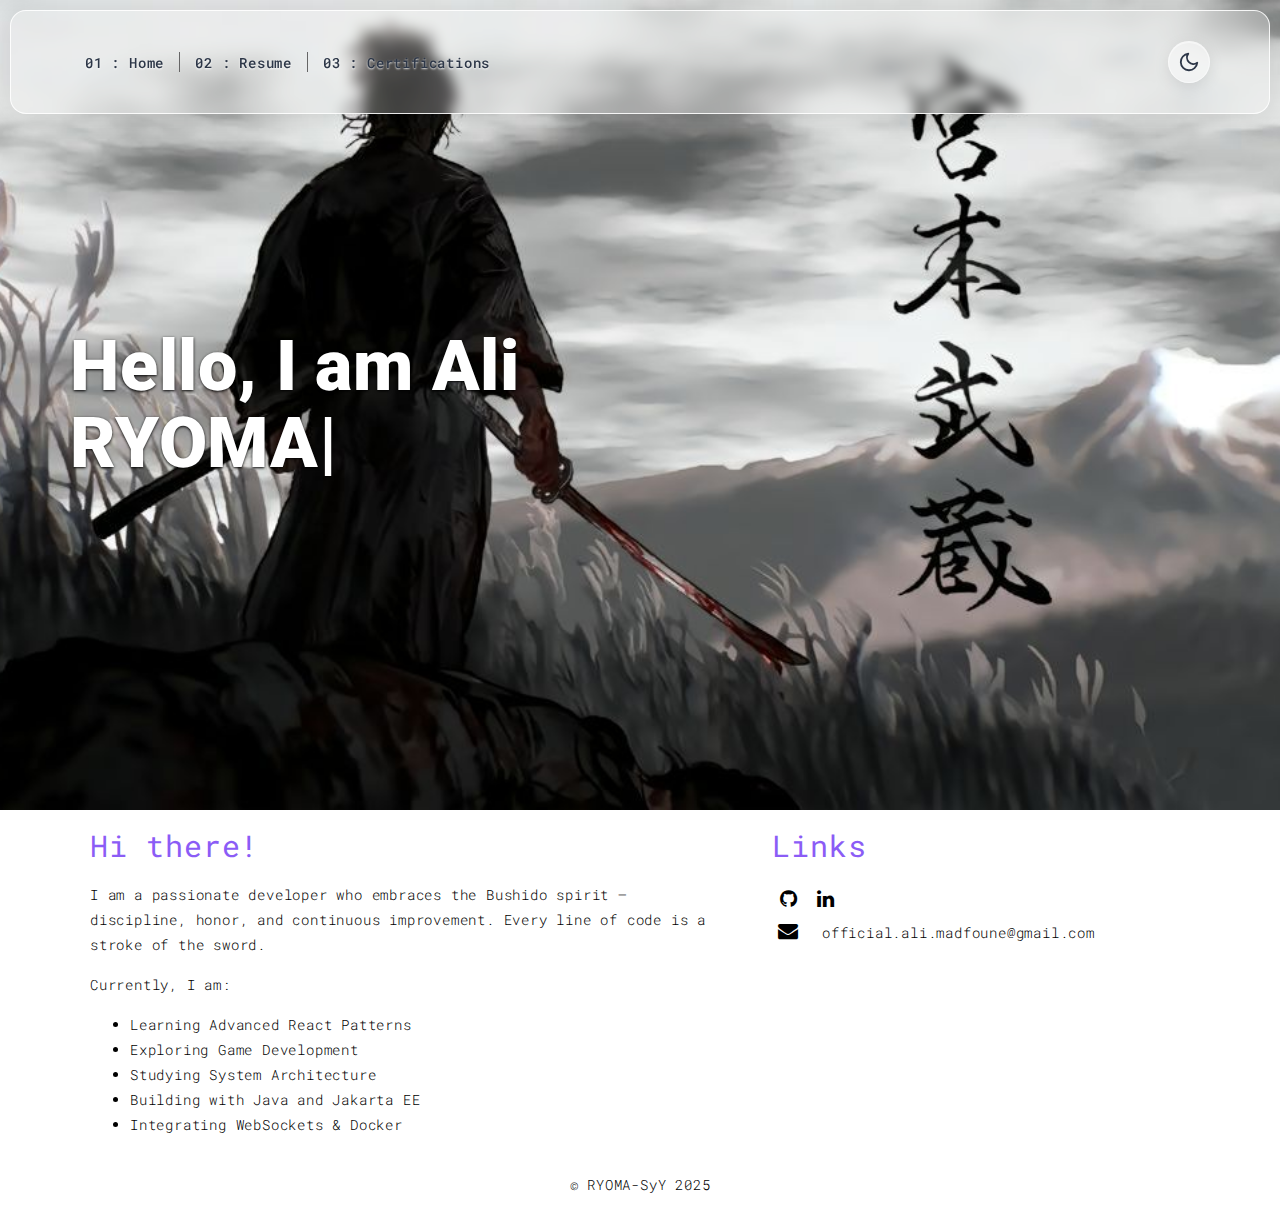
<file: index.html>
<!DOCTYPE html>
<html lang="en">

<head>
    <meta charset="UTF-8">
    <meta content="IE=edge" http-equiv="X-UA-Compatible">
    <meta content="width=device-width,initial-scale=1" name="viewport">
    <meta content="RYOMA-SyY — Samurai Developer Portfolio" name="description">
    <meta name="google" content="notranslate" />
    <meta content="RYOMA-SyY" name="author">

    <meta name="msapplication-tap-highlight" content="no">
    <link href="img/favicon.svg" rel="icon" type="image/svg+xml">

    <title>RYOMA-SyY</title>

    <link href="css/default.css" rel="stylesheet" type="text/css">
    
    <script async src="https://www.googletagmanager.com/gtag/js?id=G-TEEDE1GB8S"></script>
<script>
    window.dataLayer = window.dataLayer || [];
    function gtag() { dataLayer.push(arguments); }
    gtag('js', new Date());

    gtag('config', 'G-TEEDE1GB8S');
</script>
    

    <script async src="https://pagead2.googlesyndication.com/pagead/js/adsbygoogle.js?client=ca-pub-6090964870909817"
        crossorigin="anonymous"></script>
</head>

<body class="minimal">
	<strong>
    <header>
        <nav class="navbar  navbar-fixed-top navbar-inverse">
            <div class="container">
                <button type="button" class="navbar-toggle collapsed" data-toggle="collapse"
                    data-target="#navbar-collapse" aria-expanded="false">
                    <span class="sr-only">Toggle navigation</span>
                    <span class="icon-bar"></span>
                    <span class="icon-bar"></span>
                    <span class="icon-bar"></span>
                </button>
	
                <div class="collapse navbar-collapse" id="navbar-collapse">
                    <ul class="nav navbar-nav ">
                        <li><a href="index.html" title="">01 : Home</a></li>
                        <li><a href="resume.html" title="">02 : Resume</a></li>
                        <li><a href="certifications.html" title="">03 : Certifications</a></li>
                    </ul>
                    <div class="navbar-right-content">
                        <button id="theme-toggle" class="theme-toggle-btn" aria-label="Toggle theme" type="button">
                            <svg class="moon-icon" width="22" height="22" viewBox="0 0 24 24" fill="none" stroke="currentColor" stroke-width="2" stroke-linecap="round" stroke-linejoin="round">
                                <path d="M21 12.79A9 9 0 1 1 11.21 3 7 7 0 0 0 21 12.79z"></path>
                            </svg>
                            <svg class="sun-icon" width="22" height="22" viewBox="0 0 24 24" fill="none" stroke="currentColor" stroke-width="2" stroke-linecap="round" stroke-linejoin="round" style="display: none;">
                                <circle cx="12" cy="12" r="5"></circle>
                                <line x1="12" y1="1" x2="12" y2="3"></line>
                                <line x1="12" y1="21" x2="12" y2="23"></line>
                                <line x1="4.22" y1="4.22" x2="5.64" y2="5.64"></line>
                                <line x1="18.36" y1="18.36" x2="19.78" y2="19.78"></line>
                                <line x1="1" y1="12" x2="3" y2="12"></line>
                                <line x1="21" y1="12" x2="23" y2="12"></line>
                                <line x1="4.22" y1="19.78" x2="5.64" y2="18.36"></line>
                                <line x1="18.36" y1="5.64" x2="19.78" y2="4.22"></line>
                            </svg>
                        </button>
                    </div>
                </div>
            </div>
        </nav>
    </header>
		</strong>

    <div class="hero-full-container background-image-container white-text-container"
    	style="background-image: url('img/riyoma.jpg')">
    <img src="img/riyoma.jpg" alt="Portrait of RYOMA-SyY" loading="lazy" class="sr-only">
	<div class="container">
		<div class="row">
			<div class="col-xs-12">
				<div class="hero-full-wrapper">
					<div class="text-content">
						<h1>Hello, I am Ali <br>
                            <span id="typed-strings">
                                <span>RYOMA-SyY</span>
                                <span>Samurai Developer</span>
                                <span>Code Enjoyer</span>
                                <span>JavaScript &amp; Java</span>
                                <span>React &amp; Django</span>
                                <span>Jakarta EE (Eclipse) &amp; PHP Laravel</span>
                                <span>Docker &amp; WebSockets</span>
                            </span>
							<span id="typed"></span>
						</h1>
					</div>
				</div>
			</div>
		</div>
	</div>
</div>

<div class="container">
	<div class="row">
		<div class="col-xs-12 col-md-7">

			<div class="template-example">
                <h2 class="template-title-example" style="color:var(--primary)">Hi there!</h2>
                <p>
                    I am a passionate developer who embraces the Bushido spirit — discipline, honor, and continuous improvement. Every line of code is a stroke of the sword.
                </p>
				<p>
					Currently, I am:
					<ul>
                        <li>Learning Advanced React Patterns</li>
                        <li>Exploring Game Development</li>
                        <li>Studying System Architecture</li>
                        <li>Building with Java and Jakarta EE</li>
                        <li>Integrating WebSockets &amp; Docker</li>
					</ul>
				</p>
			</div>
		</div>
		<div class="col-xs-12 col-md-5">
			<div class="template-example">
                <h2 class="template-title-example" style="color:var(--primary)">Links</h2>
				<ul class="list-icons">
					
					<li>
						<span class="fa-icon">
                            <a href="https://github.com/RYOMA-SyY"><i class="fa fa-github"></i></a>
						</span>
					</li>
					<li>
						<span class="fa-icon">
                            <a href="https://www.linkedin.com/in/riyoma/"><i class="fa fa-linkedin"></i></a>
						</span>
					</li>
				</ul>
                <span class="fa-icon"><i class="fa fa-envelope"></i></span><span>&nbsp; official.ali.madfoune@gmail.com</span>
			</div>
		</div>
	</div>
</div>


    <footer class="footer-container text-center">
        <div class="container">
            <div class="row">
                
                <div class="col-xs-12">
                    <p>© RYOMA-SyY 2025</p>
                </div>
            </div>
        </div>
    </footer>

    <script>
        document.addEventListener("DOMContentLoaded", function (event) {
            type();
            movingBackgroundImage();
        });
    </script>


    <script type="text/javascript" src="js/main.js"></script>
    <script type="text/javascript" src="js/theme.js"></script>
<script defer src="https://static.cloudflareinsights.com/beacon.min.js/vcd15cbe7772f49c399c6a5babf22c1241717689176015" integrity="sha512-ZpsOmlRQV6y907TI0dKBHq9Md29nnaEIPlkf84rnaERnq6zvWvPUqr2ft8M1aS28oN72PdrCzSjY4U6VaAw1EQ==" data-cf-beacon='{"version":"2024.11.0","token":"d11cfebcb0d645e685d8cdd9fcdd118c","r":1,"server_timing":{"name":{"cfCacheStatus":true,"cfEdge":true,"cfExtPri":true,"cfL4":true,"cfOrigin":true,"cfSpeedBrain":true},"location_startswith":null}}' crossorigin="anonymous"></script>
</body>

</html>
</file>
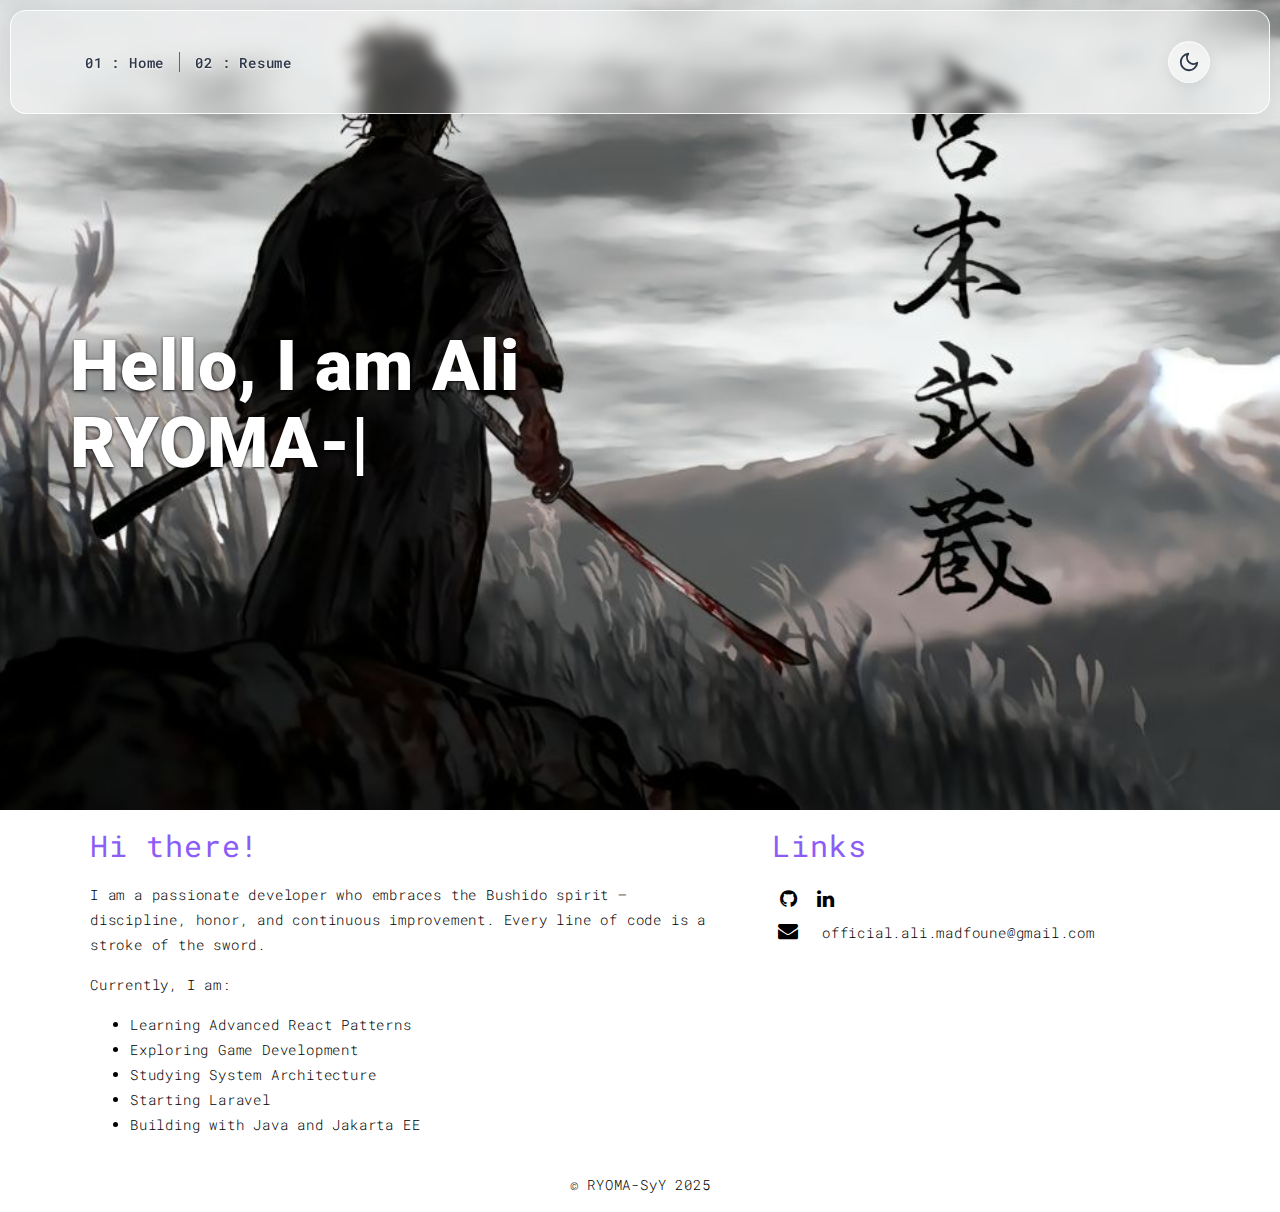
<file: portfolio/index.html>
<!DOCTYPE html>
<html lang="en">

<head>
    <meta charset="UTF-8">
    <meta content="IE=edge" http-equiv="X-UA-Compatible">
    <meta content="width=device-width,initial-scale=1" name="viewport">
    <meta content="RYOMA-SyY — Samurai Developer Portfolio" name="description">
    <meta name="google" content="notranslate" />
    <meta content="RYOMA-SyY" name="author">

    <meta name="msapplication-tap-highlight" content="no">
    <link href="img/favicon.svg" rel="icon" type="image/svg+xml">

    <title>RYOMA-SyY</title>

    <link href="css/default.css" rel="stylesheet" type="text/css">
    
    <script async src="https://www.googletagmanager.com/gtag/js?id=G-TEEDE1GB8S"></script>
<script>
    window.dataLayer = window.dataLayer || [];
    function gtag() { dataLayer.push(arguments); }
    gtag('js', new Date());

    gtag('config', 'G-TEEDE1GB8S');
</script>
    

    <script async src="https://pagead2.googlesyndication.com/pagead/js/adsbygoogle.js?client=ca-pub-6090964870909817"
        crossorigin="anonymous"></script>
</head>

<body class="minimal">
	<strong>
    <header>
        <nav class="navbar  navbar-fixed-top navbar-inverse">
            <div class="container">
                <button type="button" class="navbar-toggle collapsed" data-toggle="collapse"
                    data-target="#navbar-collapse" aria-expanded="false">
                    <span class="sr-only">Toggle navigation</span>
                    <span class="icon-bar"></span>
                    <span class="icon-bar"></span>
                    <span class="icon-bar"></span>
                </button>
	
                <div class="collapse navbar-collapse" id="navbar-collapse">
                    <ul class="nav navbar-nav ">
                        <li><a href="index.html" title="">01 : Home</a></li>
                        <li><a href="resume.html" title="">02 : Resume</a></li>
                    </ul>
                    <div class="navbar-right-content">
                        <button id="theme-toggle" class="theme-toggle-btn" aria-label="Toggle theme" type="button">
                            <svg class="moon-icon" width="22" height="22" viewBox="0 0 24 24" fill="none" stroke="currentColor" stroke-width="2" stroke-linecap="round" stroke-linejoin="round">
                                <path d="M21 12.79A9 9 0 1 1 11.21 3 7 7 0 0 0 21 12.79z"></path>
                            </svg>
                            <svg class="sun-icon" width="22" height="22" viewBox="0 0 24 24" fill="none" stroke="currentColor" stroke-width="2" stroke-linecap="round" stroke-linejoin="round" style="display: none;">
                                <circle cx="12" cy="12" r="5"></circle>
                                <line x1="12" y1="1" x2="12" y2="3"></line>
                                <line x1="12" y1="21" x2="12" y2="23"></line>
                                <line x1="4.22" y1="4.22" x2="5.64" y2="5.64"></line>
                                <line x1="18.36" y1="18.36" x2="19.78" y2="19.78"></line>
                                <line x1="1" y1="12" x2="3" y2="12"></line>
                                <line x1="21" y1="12" x2="23" y2="12"></line>
                                <line x1="4.22" y1="19.78" x2="5.64" y2="18.36"></line>
                                <line x1="18.36" y1="5.64" x2="19.78" y2="4.22"></line>
                            </svg>
                        </button>
                    </div>
                </div>
            </div>
        </nav>
    </header>
		</strong>

    <div class="hero-full-container background-image-container white-text-container"
    	style="background-image: url('img/riyoma.jpg')">
    <img src="img/riyoma.jpg" alt="Portrait of RYOMA-SyY" loading="lazy" class="sr-only">
	<div class="container">
		<div class="row">
			<div class="col-xs-12">
				<div class="hero-full-wrapper">
					<div class="text-content">
						<h1>Hello, I am Ali <br>
                            <span id="typed-strings">
                                <span>RYOMA-SyY</span>
                                <span>Samurai Developer</span>
                                <span>Code Enjoyer</span>
                                <span>JavaScript &amp; Java</span>
                                <span>React &amp; Django</span>
                                <span>Jakarta EE (Eclipse)&amp; PHP Laravel</span>
                            </span>
							<span id="typed"></span>
						</h1>
					</div>
				</div>
			</div>
		</div>
	</div>
</div>

<div class="container">
	<div class="row">
		<div class="col-xs-12 col-md-7">

			<div class="template-example">
                <h2 class="template-title-example" style="color:var(--primary)">Hi there!</h2>
                <p>
                    I am a passionate developer who embraces the Bushido spirit — discipline, honor, and continuous improvement. Every line of code is a stroke of the sword.
                </p>
				<p>
					Currently, I am:
					<ul>
                        <li>Learning Advanced React Patterns</li>
                        <li>Exploring Game Development</li>
                        <li>Studying System Architecture</li>
                        <li>Starting Laravel</li>
                        <li>Building with Java and Jakarta EE</li>
					</ul>
				</p>
			</div>
		</div>
		<div class="col-xs-12 col-md-5">
			<div class="template-example">
                <h2 class="template-title-example" style="color:var(--primary)">Links</h2>
				<ul class="list-icons">
					
					<li>
						<span class="fa-icon">
                            <a href="https://github.com/RYOMA-SyY"><i class="fa fa-github"></i></a>
						</span>
					</li>
					<li>
						<span class="fa-icon">
                            <a href="https://www.linkedin.com/in/riyoma/"><i class="fa fa-linkedin"></i></a>
						</span>
					</li>
				</ul>
                <span class="fa-icon"><i class="fa fa-envelope"></i></span><span>&nbsp; official.ali.madfoune@gmail.com</span>
			</div>
		</div>
	</div>
</div>


    <footer class="footer-container text-center">
        <div class="container">
            <div class="row">
                
                <div class="col-xs-12">
                    <p>© RYOMA-SyY 2025</p>
                </div>
            </div>
        </div>
    </footer>

    <script>
        document.addEventListener("DOMContentLoaded", function (event) {
            type();
            movingBackgroundImage();
        });
    </script>


    <script type="text/javascript" src="js/main.js"></script>
    <script type="text/javascript" src="js/theme.js"></script>
<script defer src="https://static.cloudflareinsights.com/beacon.min.js/vcd15cbe7772f49c399c6a5babf22c1241717689176015" integrity="sha512-ZpsOmlRQV6y907TI0dKBHq9Md29nnaEIPlkf84rnaERnq6zvWvPUqr2ft8M1aS28oN72PdrCzSjY4U6VaAw1EQ==" data-cf-beacon='{"version":"2024.11.0","token":"d11cfebcb0d645e685d8cdd9fcdd118c","r":1,"server_timing":{"name":{"cfCacheStatus":true,"cfEdge":true,"cfExtPri":true,"cfL4":true,"cfOrigin":true,"cfSpeedBrain":true},"location_startswith":null}}' crossorigin="anonymous"></script>
</body>

</html>
</file>
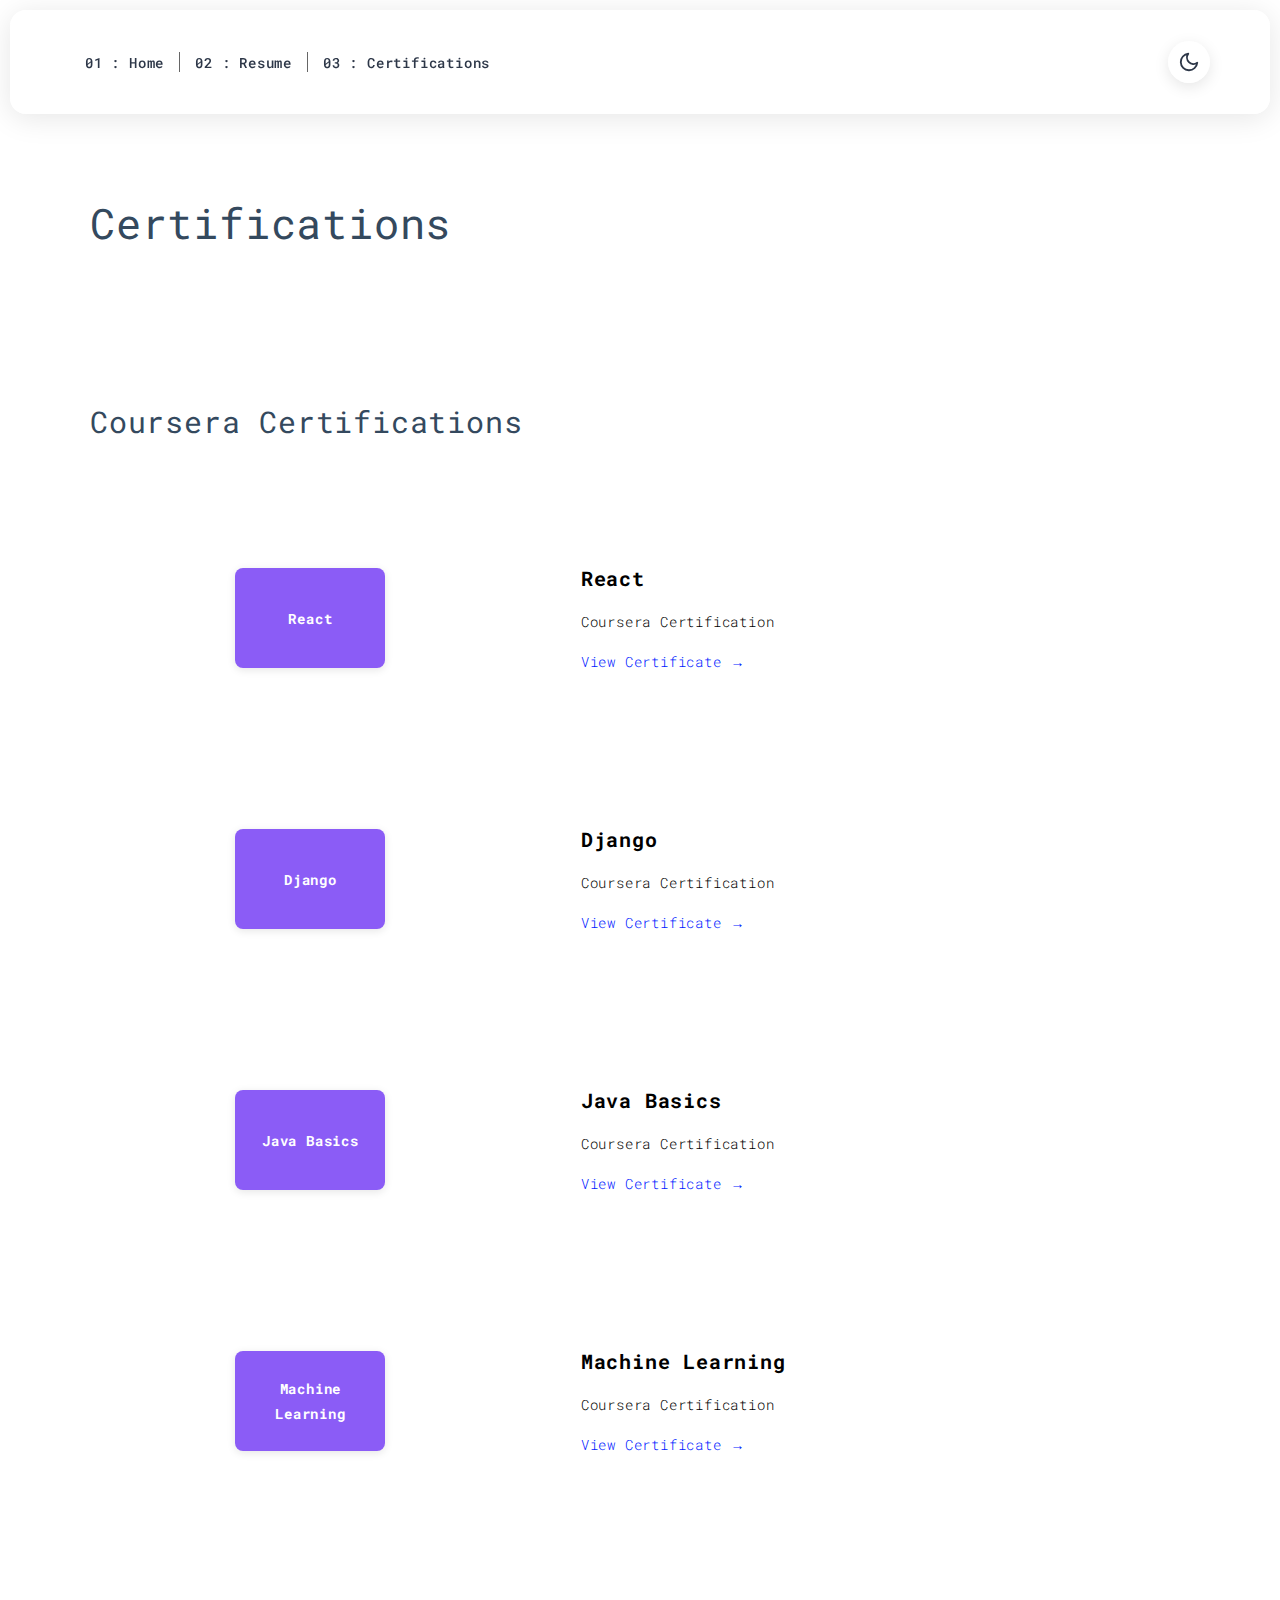
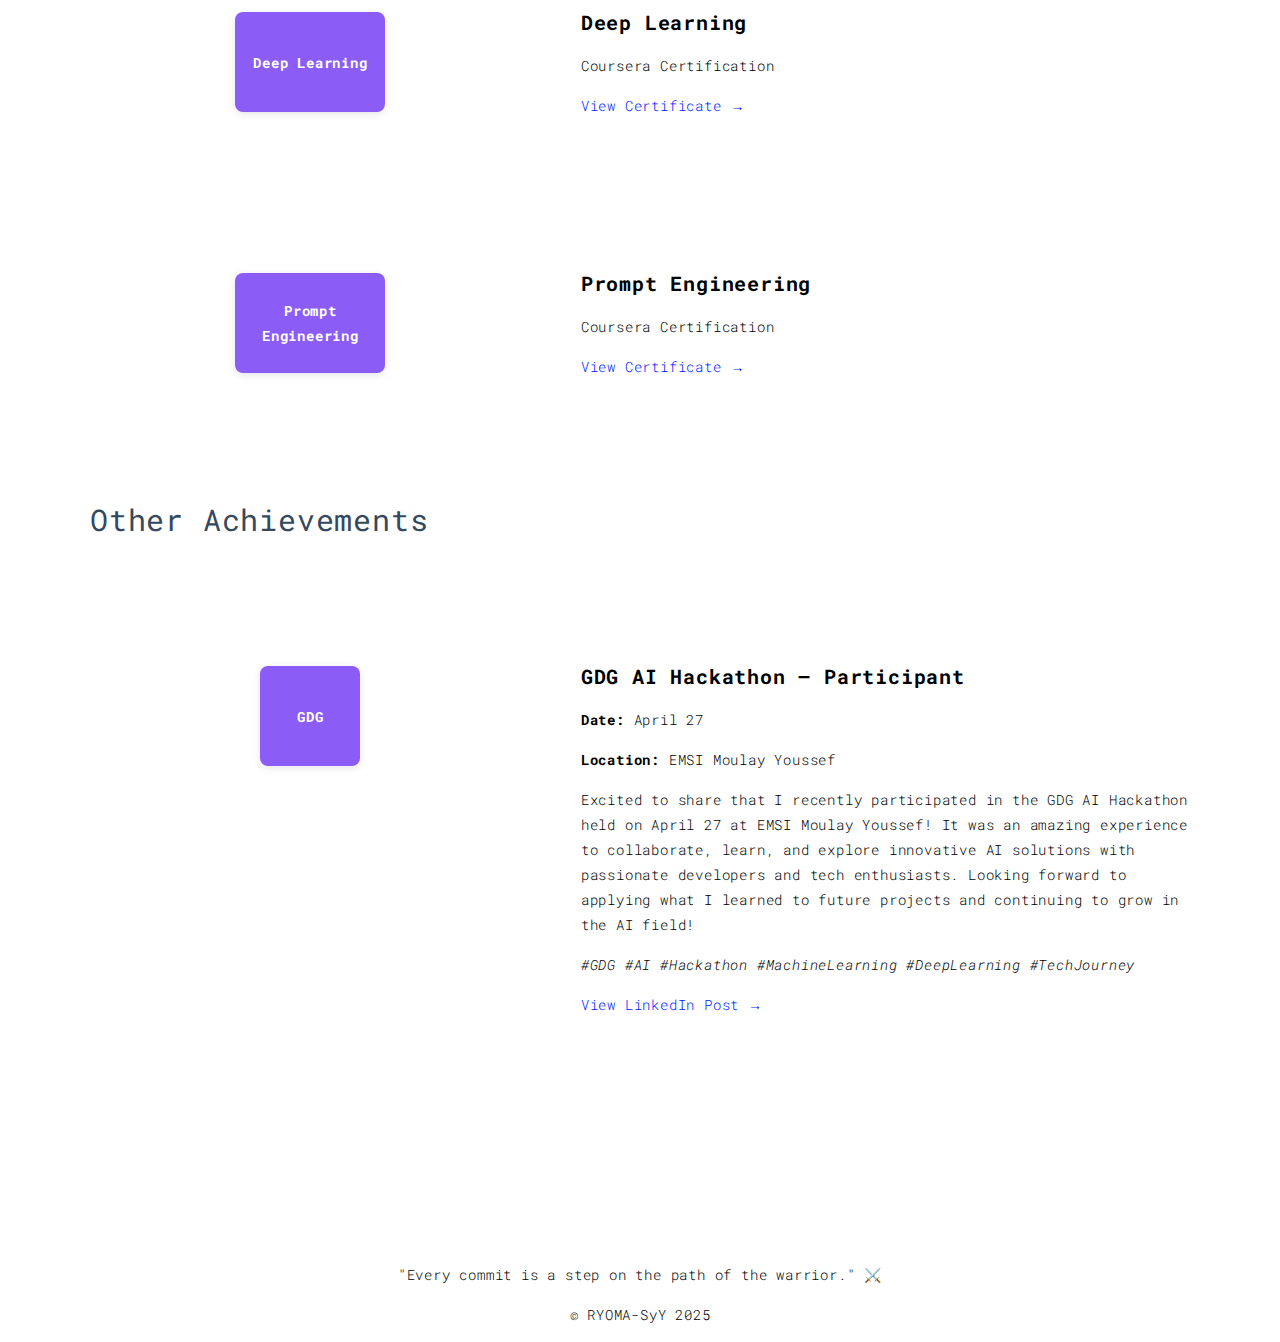
<file: certifications.html>
<!DOCTYPE html>
<html lang="en">
<head>
  <meta charset="UTF-8">
  <meta http-equiv="X-UA-Compatible" content="IE=edge">
  <meta name="viewport" content="width=device-width, initial-scale=1">
  <meta name="description" content="Certifications — RYOMA-SyY">
  <link href="img/favicon.svg" rel="icon" type="image/svg+xml">
  <title>Certifications — RYOMA-SyY</title>
  <link rel="stylesheet" href="css/default.css" type="text/css">
</head>
<body class="minimal">
  <strong>
  <header>
    <nav class="navbar  navbar-fixed-top navbar-inverse">
      <div class="container">
        <button type="button" class="navbar-toggle collapsed" data-toggle="collapse" data-target="#navbar-collapse" aria-expanded="false">
          <span class="sr-only">Toggle navigation</span>
          <span class="icon-bar"></span>
          <span class="icon-bar"></span>
          <span class="icon-bar"></span>
        </button>
        <div class="collapse navbar-collapse" id="navbar-collapse">
          <ul class="nav navbar-nav ">
            <li><a href="index.html" title="">01 : Home</a></li>
            <li><a href="resume.html" title="">02 : Resume</a></li>
            <li><a href="certifications.html" title="">03 : Certifications</a></li>
          </ul>
          <div class="navbar-right-content">
            <button id="theme-toggle" class="theme-toggle-btn" aria-label="Toggle theme" type="button">
              <svg class="moon-icon" width="22" height="22" viewBox="0 0 24 24" fill="none" stroke="currentColor" stroke-width="2" stroke-linecap="round" stroke-linejoin="round">
                <path d="M21 12.79A9 9 0 1 1 11.21 3 7 7 0 0 0 21 12.79z"></path>
              </svg>
              <svg class="sun-icon" width="22" height="22" viewBox="0 0 24 24" fill="none" stroke="currentColor" stroke-width="2" stroke-linecap="round" stroke-linejoin="round" style="display: none;">
                <circle cx="12" cy="12" r="5"></circle>
                <line x1="12" y1="1" x2="12" y2="3"></line>
                <line x1="12" y1="21" x2="12" y2="23"></line>
                <line x1="4.22" y1="4.22" x2="5.64" y2="5.64"></line>
                <line x1="18.36" y1="18.36" x2="19.78" y2="19.78"></line>
                <line x1="1" y1="12" x2="3" y2="12"></line>
                <line x1="21" y1="12" x2="23" y2="12"></line>
                <line x1="4.22" y1="19.78" x2="5.64" y2="18.36"></line>
                <line x1="18.36" y1="5.64" x2="19.78" y2="4.22"></line>
              </svg>
            </button>
          </div>
        </div>
      </div>
    </nav>
  </header>
    </strong>

  <div class="section-container">
    <div class="container">
      <div class="row">
        <div class="col-xs-12">
          <div class="template-example">
            <h1 class="page-title">Certifications</h1>
          </div>
        </div>
      </div>
    </div>

    <div class="section-container">
      <div class="container">
        <div class="row resume-row-label">
          <div class="col-xs-12">
            <div class="template-example">
              <h2 class="template-title-example">Coursera Certifications</h2>
            </div>
          </div>
        </div>

        <div class="row resume-row">
          <div class="col-xs-12 col-md-5">
            <div class="resume-logo">
              <a href="certs/React/Coursera 7O85DD1GL8V0.pdf" target="_blank" rel="noopener noreferrer" style="text-decoration: none;">
                <div style="width: 150px; height: 100px; background: var(--primary); border-radius: 8px; display: flex; align-items: center; justify-content: center; color: white; font-weight: bold; text-align: center; padding: 10px; box-shadow: 0 2px 8px rgba(0,0,0,0.1); transition: transform 0.2s;" onmouseover="this.style.transform='scale(1.05)'" onmouseout="this.style.transform='scale(1)'">
                  React
                </div>
              </a>
            </div>
          </div>
          <div class="col-xs-12 col-md-7">
            <div class="template-example resume-item">
              <h3>React</h3>
              <p>Coursera Certification</p>
              <p><a href="certs/React/Coursera 7O85DD1GL8V0.pdf" target="_blank" rel="noopener noreferrer">View Certificate →</a></p>
            </div>
          </div>
        </div>

        <div class="row resume-row">
          <div class="col-xs-12 col-md-5">
            <div class="resume-logo">
              <a href="certs/Django/Coursera AQ89QG5V3RUI.pdf" target="_blank" rel="noopener noreferrer" style="text-decoration: none;">
                <div style="width: 150px; height: 100px; background: var(--primary); border-radius: 8px; display: flex; align-items: center; justify-content: center; color: white; font-weight: bold; text-align: center; padding: 10px; box-shadow: 0 2px 8px rgba(0,0,0,0.1); transition: transform 0.2s;" onmouseover="this.style.transform='scale(1.05)'" onmouseout="this.style.transform='scale(1)'">
                  Django
                </div>
              </a>
            </div>
          </div>
          <div class="col-xs-12 col-md-7">
            <div class="template-example resume-item">
              <h3>Django</h3>
              <p>Coursera Certification</p>
              <p><a href="certs/Django/Coursera AQ89QG5V3RUI.pdf" target="_blank" rel="noopener noreferrer">View Certificate →</a></p>
            </div>
          </div>
        </div>

        <div class="row resume-row">
          <div class="col-xs-12 col-md-5">
            <div class="resume-logo">
              <a href="certs/Java Basics/Coursera M1FKBN5J6OCV.pdf" target="_blank" rel="noopener noreferrer" style="text-decoration: none;">
                <div style="width: 150px; height: 100px; background: var(--primary); border-radius: 8px; display: flex; align-items: center; justify-content: center; color: white; font-weight: bold; text-align: center; padding: 10px; box-shadow: 0 2px 8px rgba(0,0,0,0.1); transition: transform 0.2s;" onmouseover="this.style.transform='scale(1.05)'" onmouseout="this.style.transform='scale(1)'">
                  Java Basics
                </div>
              </a>
            </div>
          </div>
          <div class="col-xs-12 col-md-7">
            <div class="template-example resume-item">
              <h3>Java Basics</h3>
              <p>Coursera Certification</p>
              <p><a href="certs/Java Basics/Coursera M1FKBN5J6OCV.pdf" target="_blank" rel="noopener noreferrer">View Certificate →</a></p>
            </div>
          </div>
        </div>

        <div class="row resume-row">
          <div class="col-xs-12 col-md-5">
            <div class="resume-logo">
              <a href="certs/Machine Learning/Coursera 9P1M3XMMQCIG.pdf" target="_blank" rel="noopener noreferrer" style="text-decoration: none;">
                <div style="width: 150px; height: 100px; background: var(--primary); border-radius: 8px; display: flex; align-items: center; justify-content: center; color: white; font-weight: bold; text-align: center; padding: 10px; box-shadow: 0 2px 8px rgba(0,0,0,0.1); transition: transform 0.2s;" onmouseover="this.style.transform='scale(1.05)'" onmouseout="this.style.transform='scale(1)'">
                  Machine Learning
                </div>
              </a>
            </div>
          </div>
          <div class="col-xs-12 col-md-7">
            <div class="template-example resume-item">
              <h3>Machine Learning</h3>
              <p>Coursera Certification</p>
              <p><a href="certs/Machine Learning/Coursera 9P1M3XMMQCIG.pdf" target="_blank" rel="noopener noreferrer">View Certificate →</a></p>
            </div>
          </div>
        </div>

        <div class="row resume-row">
          <div class="col-xs-12 col-md-5">
            <div class="resume-logo">
              <a href="certs/DeepLearning/Coursera B5CG4E7RH7FG.pdf" target="_blank" rel="noopener noreferrer" style="text-decoration: none;">
                <div style="width: 150px; height: 100px; background: var(--primary); border-radius: 8px; display: flex; align-items: center; justify-content: center; color: white; font-weight: bold; text-align: center; padding: 10px; box-shadow: 0 2px 8px rgba(0,0,0,0.1); transition: transform 0.2s;" onmouseover="this.style.transform='scale(1.05)'" onmouseout="this.style.transform='scale(1)'">
                  Deep Learning
                </div>
              </a>
            </div>
          </div>
          <div class="col-xs-12 col-md-7">
            <div class="template-example resume-item">
              <h3>Deep Learning</h3>
              <p>Coursera Certification</p>
              <p><a href="certs/DeepLearning/Coursera B5CG4E7RH7FG.pdf" target="_blank" rel="noopener noreferrer">View Certificate →</a></p>
            </div>
          </div>
        </div>

        <div class="row resume-row">
          <div class="col-xs-12 col-md-5">
            <div class="resume-logo">
              <a href="certs/Prompt Eng/Coursera ZY65MHHFUZWE.pdf" target="_blank" rel="noopener noreferrer" style="text-decoration: none;">
                <div style="width: 150px; height: 100px; background: var(--primary); border-radius: 8px; display: flex; align-items: center; justify-content: center; color: white; font-weight: bold; text-align: center; padding: 10px; box-shadow: 0 2px 8px rgba(0,0,0,0.1); transition: transform 0.2s;" onmouseover="this.style.transform='scale(1.05)'" onmouseout="this.style.transform='scale(1)'">
                  Prompt Engineering
                </div>
              </a>
            </div>
          </div>
          <div class="col-xs-12 col-md-7">
            <div class="template-example resume-item">
              <h3>Prompt Engineering</h3>
              <p>Coursera Certification</p>
              <p><a href="certs/Prompt Eng/Coursera ZY65MHHFUZWE.pdf" target="_blank" rel="noopener noreferrer">View Certificate →</a></p>
            </div>
          </div>
        </div>

        <div class="row resume-row-label">
          <div class="col-xs-12">
            <div class="template-example">
              <h2 class="template-title-example">Other Achievements</h2>
            </div>
          </div>
        </div>

        <div class="row resume-row">
          <div class="col-xs-12 col-md-5">
            <div class="resume-logo">
              <a href="https://www.linkedin.com/posts/riyoma_gdg-ai-hackathon-activity-7322658160199049217-V7cp" target="_blank" rel="noopener noreferrer" style="text-decoration: none;">
                <div style="width: 100px; height: 100px; background: var(--primary); border-radius: 8px; display: flex; align-items: center; justify-content: center; color: white; font-weight: bold; text-align: center; padding: 10px; box-shadow: 0 2px 8px rgba(0,0,0,0.1); transition: transform 0.2s;" onmouseover="this.style.transform='scale(1.05)'" onmouseout="this.style.transform='scale(1)'">
                  GDG
                </div>
              </a>
            </div>
          </div>
          <div class="col-xs-12 col-md-7">
            <div class="template-example resume-item">
              <h3>GDG AI Hackathon — Participant</h3>
              <p><strong>Date:</strong> April 27</p>
              <p><strong>Location:</strong> EMSI Moulay Youssef</p>
              <p>Excited to share that I recently participated in the GDG AI Hackathon held on April 27 at EMSI Moulay Youssef! It was an amazing experience to collaborate, learn, and explore innovative AI solutions with passionate developers and tech enthusiasts. Looking forward to applying what I learned to future projects and continuing to grow in the AI field!</p>
              <p><em>#GDG #AI #Hackathon #MachineLearning #DeepLearning #TechJourney</em></p>
              <p><a href="https://www.linkedin.com/posts/riyoma_gdg-ai-hackathon-activity-7322658160199049217-V7cp" target="_blank" rel="noopener noreferrer">View LinkedIn Post →</a></p>
            </div>
          </div>
        </div>
      </div>
    </div>
  </div>

  <footer class="footer-container text-center">
    <div class="container">
      <div class="row">
        <div class="col-xs-12">
          <p>"Every commit is a step on the path of the warrior." ⚔️</p>
        </div>
        <div class="col-xs-12">
          <p>© RYOMA-SyY 2025</p>
        </div>
      </div>
    </div>
  </footer>

  <script type="text/javascript" src="js/main.js"></script>
  <script type="text/javascript" src="js/theme.js"></script>
</body>
</html>
</file>
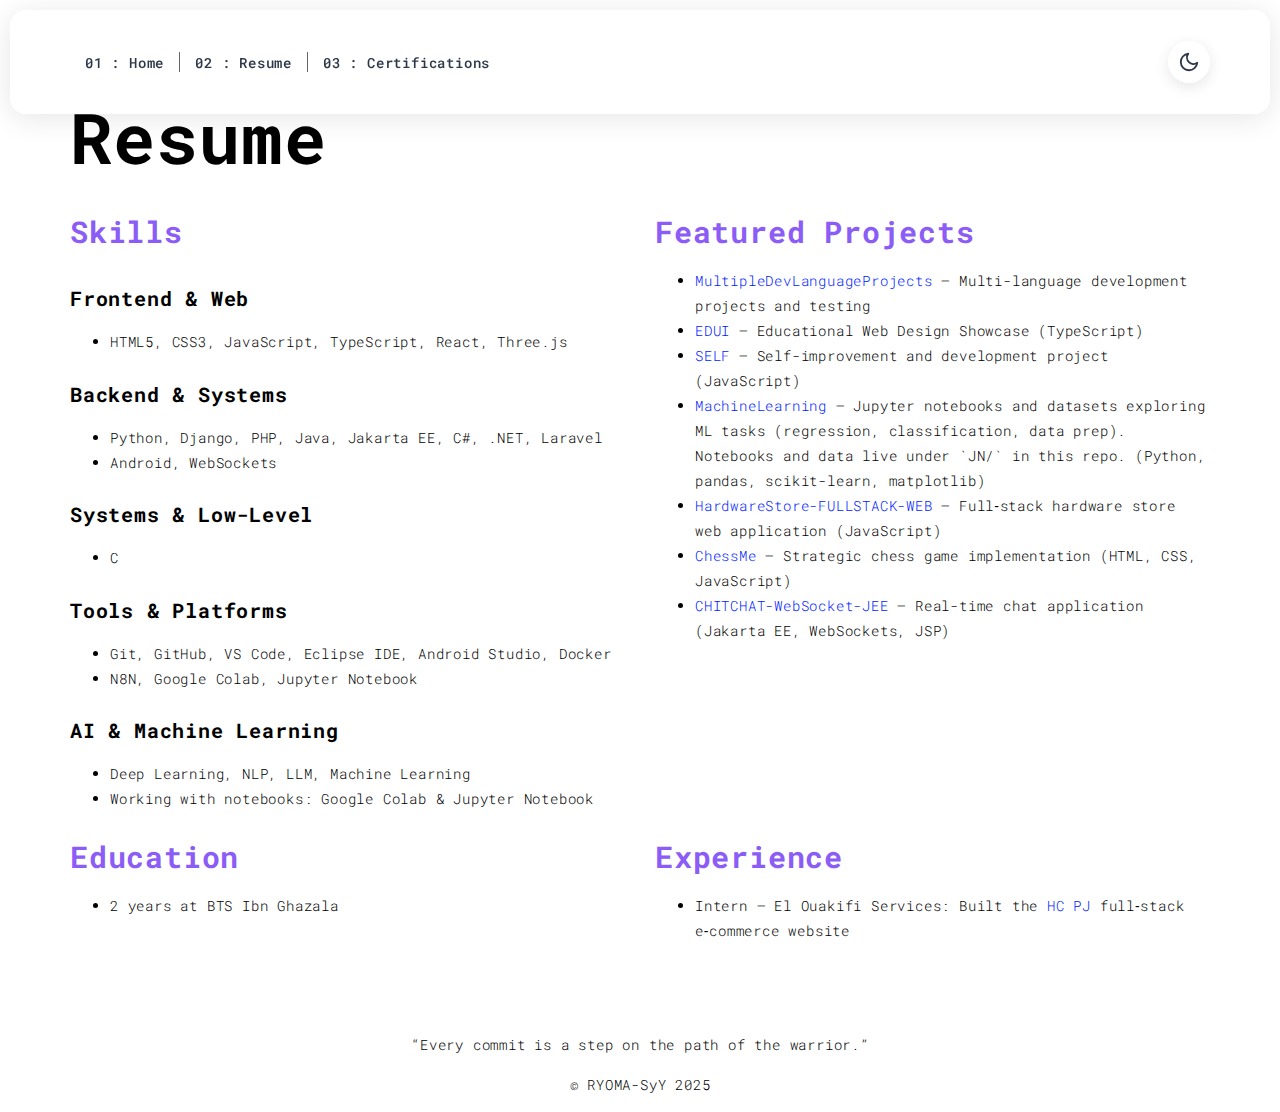
<file: resume.html>
<!DOCTYPE html>
<html lang="en">

<head>
  <meta charset="UTF-8">
  <meta http-equiv="X-UA-Compatible" content="IE=edge">
  <meta name="viewport" content="width=device-width, initial-scale=1">
  <meta name="description" content="Resume — RYOMA-SyY">
  <link href="img/favicon.svg" rel="icon" type="image/svg+xml">
  <title>Resume — RYOMA-SyY</title>
  <link rel="stylesheet" href="css/default.css" type="text/css">
</head>

<body class="minimal">
  <strong>
    <header>
      <nav class="navbar  navbar-fixed-top navbar-inverse">
        <div class="container">
          <button type="button" class="navbar-toggle collapsed" data-toggle="collapse" data-target="#navbar-collapse"
            aria-expanded="false">
            <span class="sr-only">Toggle navigation</span>
            <span class="icon-bar"></span>
            <span class="icon-bar"></span>
            <span class="icon-bar"></span>
          </button>
          <div class="collapse navbar-collapse" id="navbar-collapse">
            <ul class="nav navbar-nav ">
              <li><a href="index.html" title="">01 : Home</a></li>
              <li><a href="resume.html" title="">02 : Resume</a></li>
              <li><a href="certifications.html" title="">03 : Certifications</a></li>
            </ul>
            <div class="navbar-right-content">
              <button id="theme-toggle" class="theme-toggle-btn" aria-label="Toggle theme" type="button">
                <svg class="moon-icon" width="22" height="22" viewBox="0 0 24 24" fill="none" stroke="currentColor"
                  stroke-width="2" stroke-linecap="round" stroke-linejoin="round">
                  <path d="M21 12.79A9 9 0 1 1 11.21 3 7 7 0 0 0 21 12.79z"></path>
                </svg>
                <svg class="sun-icon" width="22" height="22" viewBox="0 0 24 24" fill="none" stroke="currentColor"
                  stroke-width="2" stroke-linecap="round" stroke-linejoin="round" style="display: none;">
                  <circle cx="12" cy="12" r="5"></circle>
                  <line x1="12" y1="1" x2="12" y2="3"></line>
                  <line x1="12" y1="21" x2="12" y2="23"></line>
                  <line x1="4.22" y1="4.22" x2="5.64" y2="5.64"></line>
                  <line x1="18.36" y1="18.36" x2="19.78" y2="19.78"></line>
                  <line x1="1" y1="12" x2="3" y2="12"></line>
                  <line x1="21" y1="12" x2="23" y2="12"></line>
                  <line x1="4.22" y1="19.78" x2="5.64" y2="18.36"></line>
                  <line x1="18.36" y1="5.64" x2="19.78" y2="4.22"></line>
                </svg>
              </button>
            </div>
          </div>
        </div>
      </nav>
    </header>
  </strong>

  <div class="section-container">
    <div class="container">
      <div class="row">
        <div class="col-xs-12">
          <h1>Resume</h1>
        </div>
      </div>
      <div class="row">
        <div class="col-xs-12 col-md-6">
          <h2 style="color:var(--primary)">Skills</h2>
          <h3>Frontend &amp; Web</h3>
          <ul>
            <li>HTML5, CSS3, JavaScript, TypeScript, React, Three.js</li>
          </ul>
          <h3>Backend &amp; Systems</h3>
          <ul>
            <li>Python, Django, PHP, Java, Jakarta EE, C#, .NET, Laravel</li>
            <li>Android, WebSockets</li>
          </ul>
          <h3>Systems &amp; Low-Level</h3>
          <ul>
            <li>C</li>
          </ul>
          <h3>Tools &amp; Platforms</h3>
          <ul>
            <li>Git, GitHub, VS Code, Eclipse IDE, Android Studio, Docker</li>
            <li>N8N, Google Colab, Jupyter Notebook</li>
          </ul>

          <h3>AI &amp; Machine Learning</h3>
          <ul>
            <li>Deep Learning, NLP, LLM, Machine Learning</li>
            <li>Working with notebooks: Google Colab &amp; Jupyter Notebook</li>
          </ul>
        </div>
        <div class="col-xs-12 col-md-6">
          <h2 style="color:var(--primary)">Featured Projects</h2>
          <ul>
            <li><a href="https://github.com/RYOMA-SyY/MultipleDevLanguageProjects" target="_blank"
                rel="noreferrer">MultipleDevLanguageProjects</a> — Multi-language development projects and testing </li>
            <li><a href="https://edui1.netlify.app/" target="_blank" rel="noreferrer">EDUI</a> — Educational Web Design
              Showcase (TypeScript)</li>
            <li><a href="https://github.com/RYOMA-SyY/SELF" target="_blank" rel="noreferrer">SELF</a> — Self-improvement
              and development project (JavaScript)</li>
            <li><a href="https://github.com/RYOMA-SyY/MachineLearning" target="_blank"
                rel="noreferrer">MachineLearning</a> — Jupyter notebooks and datasets exploring ML tasks (regression,
              classification, data prep). Notebooks and data live under `JN/` in this repo. (Python, pandas,
              scikit-learn, matplotlib)</li>
            <li><a href="https://github.com/RYOMA-SyY/HardwareStore-FULLSTACK-WEB" target="_blank"
                rel="noreferrer">HardwareStore-FULLSTACK-WEB</a> — Full‑stack hardware store web application
              (JavaScript)</li>
            <li><a href="https://ryoma-syy.github.io/ChessMe/home.html" target="_blank" rel="noreferrer">ChessMe</a> — Strategic
              chess game implementation (HTML, CSS, JavaScript)</li>
            <li><a href="https://chitchat-websocket-jee-production.up.railway.app/" target="_blank"
                rel="noreferrer">CHITCHAT-WebSocket-JEE</a> — Real-time chat application (Jakarta EE, WebSockets, JSP)
            </li>
          </ul>
        </div>
      </div>

      <div class="row">
        <div class="col-xs-12 col-md-6">
          <h2 style="color:var(--primary)">Education</h2>
          <ul>
            <li>2 years at BTS Ibn Ghazala</li>
          </ul>
        </div>
        <div class="col-xs-12 col-md-6">
          <h2 style="color:var(--primary)">Experience</h2>
          <ul>
            <li>Intern — El Ouakifi Services: Built the <a
                href="https://github.com/RYOMA-SyY/HardwareStore-FULLSTACK-WEB" target="_blank" rel="noreferrer">HC
                PJ</a> full‑stack e‑commerce website</li>
          </ul>
        </div>
      </div>
    </div>
  </div>

  <footer class="footer-container text-center">
    <div class="container">
      <div class="row">
        <div class="col-xs-12">
          <p>“Every commit is a step on the path of the warrior.”</p>
        </div>
        <div class="col-xs-12">
          <p>© RYOMA-SyY 2025</p>
        </div>
      </div>
    </div>
  </footer>

  <script type="text/javascript" src="js/main.js"></script>
  <script type="text/javascript" src="js/theme.js"></script>
</body>

</html>
</file>
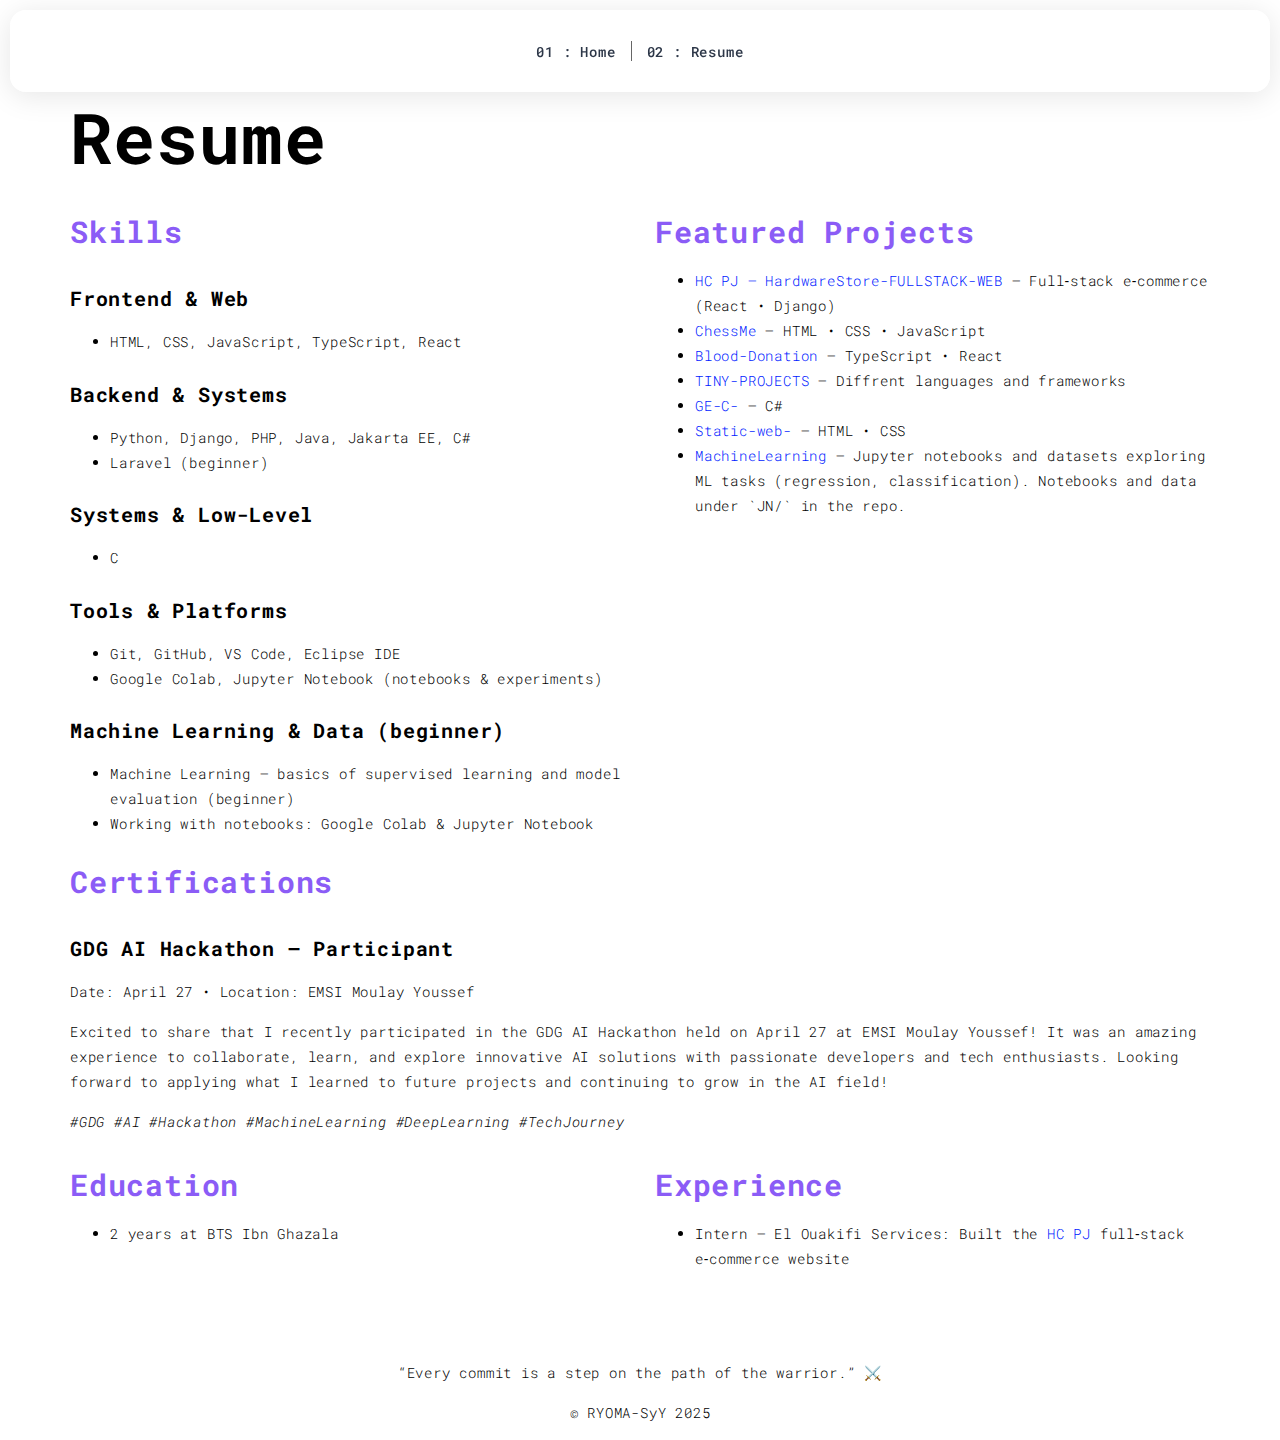
<file: portfolio/resume.html>
<!DOCTYPE html>
<html lang="en">
<head>
  <meta charset="UTF-8">
  <meta http-equiv="X-UA-Compatible" content="IE=edge">
  <meta name="viewport" content="width=device-width, initial-scale=1">
  <meta name="description" content="Resume — RYOMA-SyY">
  <link href="img/favicon.svg" rel="icon" type="image/svg+xml">
  <title>Resume — RYOMA-SyY</title>
  <link rel="stylesheet" href="css/default.css" type="text/css">
</head>
<body class="minimal">
  <header>
    <nav class="navbar  navbar-fixed-top navbar-inverse">
      <div class="container">
        <button type="button" class="navbar-toggle collapsed" data-toggle="collapse" data-target="#navbar-collapse" aria-expanded="false">
          <span class="sr-only">Toggle navigation</span>
          <span class="icon-bar"></span>
          <span class="icon-bar"></span>
          <span class="icon-bar"></span>
        </button>
        <div class="collapse navbar-collapse" id="navbar-collapse">
          <ul class="nav navbar-nav ">
            <li><a href="index.html" title="">01 : Home</a></li>
            <li><a href="resume.html" title="">02 : Resume</a></li>
          </ul>
        </div>
      </div>
    </nav>
  </header>

  <div class="section-container">
    <div class="container">
      <div class="row">
        <div class="col-xs-12">
          <h1>Resume</h1>
        </div>
      </div>
      <div class="row">
        <div class="col-xs-12 col-md-6">
          <h2 style="color:var(--primary)">Skills</h2>
          <h3>Frontend &amp; Web</h3>
          <ul>
            <li>HTML, CSS, JavaScript, TypeScript, React</li>
          </ul>
          <h3>Backend &amp; Systems</h3>
          <ul>
            <li>Python, Django, PHP, Java, Jakarta EE, C#</li>
            <li>Laravel (beginner)</li>
          </ul>
          <h3>Systems &amp; Low-Level</h3>
          <ul>
            <li>C</li>
          </ul>
          <h3>Tools &amp; Platforms</h3>
          <ul>
            <li>Git, GitHub, VS Code, Eclipse IDE</li>
            <li>Google Colab, Jupyter Notebook (notebooks & experiments)</li>
          </ul>

          <h3>Machine Learning &amp; Data (beginner)</h3>
          <ul>
            <li>Machine Learning — basics of supervised learning and model evaluation (beginner)</li>
            <li>Working with notebooks: Google Colab &amp; Jupyter Notebook</li>
          </ul>
        </div>
        <div class="col-xs-12 col-md-6">
          <h2 style="color:var(--primary)">Featured Projects</h2>
          <ul>
            <li><a href="https://github.com/RYOMA-SyY/HardwareStore-FULLSTACK-WEB" target="_blank" rel="noreferrer">HC PJ — HardwareStore-FULLSTACK-WEB</a> — Full‑stack e‑commerce (React • Django)</li>
            <li><a href="https://ryoma-syy.github.io/ChessMe/home.html" target="_blank" rel="noreferrer">ChessMe</a> — HTML • CSS • JavaScript</li>
            <li><a href="https://github.com/RYOMA-SyY/Blood-Dontaion" target="_blank" rel="noreferrer">Blood-Donation</a> — TypeScript • React</li>
            <li><a href="https://github.com/RYOMA-SyY/TINY-PROJECTS" target="_blank" rel="noreferrer">TINY-PROJECTS</a> — Diffrent languages and frameworks</li>
            <li><a href="https://github.com/RYOMA-SyY/GE-C-" target="_blank" rel="noreferrer">GE-C-</a> — C#</li>
            <li><a href="https://github.com/RYOMA-SyY/Static-web-" target="_blank" rel="noreferrer">Static-web-</a> — HTML • CSS</li>
            <li><a href="https://github.com/RYOMA-SyY/MachineLearning" target="_blank" rel="noreferrer">MachineLearning</a> — Jupyter notebooks and datasets exploring ML tasks (regression, classification). Notebooks and data under `JN/` in the repo.</li>
          </ul>
        </div>
      </div>

    
      
      <div class="row">
        <div class="col-xs-12">
          <h2 style="color:var(--primary)">Certifications</h2>
          <h3>GDG AI Hackathon — Participant</h3>
          <p>Date: April 27 • Location: EMSI Moulay Youssef</p>
          <p>Excited to share that I recently participated in the GDG AI Hackathon held on April 27 at EMSI Moulay Youssef! It was an amazing experience to collaborate, learn, and explore innovative AI solutions with passionate developers and tech enthusiasts. Looking forward to applying what I learned to future projects and continuing to grow in the AI field!</p>
          <p><em>#GDG #AI #Hackathon #MachineLearning #DeepLearning #TechJourney</em></p>
        </div>
      </div>

      <div class="row">
        <div class="col-xs-12 col-md-6">
          <h2 style="color:var(--primary)">Education</h2>
          <ul>
            <li>2 years at BTS Ibn Ghazala</li>
          </ul>
        </div>
        <div class="col-xs-12 col-md-6">
          <h2 style="color:var(--primary)">Experience</h2>
          <ul>
            <li>Intern — El Ouakifi Services: Built the <a href="https://github.com/RYOMA-SyY/HardwareStore-FULLSTACK-WEB" target="_blank" rel="noreferrer">HC PJ</a> full‑stack e‑commerce website</li>
          </ul>
        </div>
      </div>
    </div>
  </div>

  <footer class="footer-container text-center">
    <div class="container">
      <div class="row">
        <div class="col-xs-12">
          <p>“Every commit is a step on the path of the warrior.” ⚔️</p>
        </div>
        <div class="col-xs-12">
          <p>© RYOMA-SyY 2025</p>
        </div>
      </div>
    </div>
  </footer>

  <script type="text/javascript" src="js/main.js"></script>
</body>
</html>
</file>
<file: css/default.css>
@import url(https://fonts.googleapis.com/css?family=Roboto:900|Roboto+Mono:300,400,700);
@import url(https://maxcdn.bootstrapcdn.com/font-awesome/4.7.0/css/font-awesome.min.css);
:root {
    --bg: #ffffff;
    --surface: #f7f7fb;
    --text: #000000;
    --muted: #606060;
    --primary: #8B5CF6;
    --accent: #8B5CF6;
    --gap: 1rem;
    --radius: 6px;
}

html{
    font-family:sans-serif;
    -ms-text-size-adjust:100%;
    -webkit-text-size-adjust:100%
}
body{
    margin:0
}
article,aside,details,figcaption,figure,footer,header,hgroup,main,menu,nav,section,summary{
    display:block
}
audio,canvas,progress,video{
    display:inline-block;
    vertical-align:baseline
}
audio:not([controls]){
    display:none;
    height:0
}
[hidden],template{
    display:none
}
a{
    background-color:transparent
}
a:active,a:hover{
    outline:0
}
a i {
    text-decoration: none;
    color:black;
}
a i:hover {
    text-decoration: none;
    color:#606060;
}
a i:active {
    text-decoration: none;
    color:#303030;
}
abbr[title]{
    border-bottom:1px dotted
}
b,strong{
    font-weight:700
}
dfn{
    font-style:italic
}
h1{
    font-size:2em;
    margin:.67em 0
}
mark{
    background:#ff0;
    color:#000
}
small{
    font-size:80%
}
sub,sup{
    font-size:75%;
    line-height:0;
    position:relative;
    vertical-align:baseline
}
sup{
    top:-.5em
}
sub{
    bottom:-.25em
}
img{
    border:0
}
svg:not(:root){
    overflow:hidden
}
figure{
    margin:1em 40px
}
hr{
    box-sizing:content-box;
    height:0
}
pre{
    overflow:auto
}
code,kbd,pre,samp{
    font-family:monospace,monospace;
    font-size:1em
}
button,input,optgroup,select,textarea{
    color:inherit;
    font:inherit;
    margin:0
}
button{
    overflow:visible
}
button,select{
    text-transform:none
}
button,html input[type=button],input[type=reset],input[type=submit]{
    -webkit-appearance:button;
    cursor:pointer
}
button[disabled],html input[disabled]{
    cursor:default
}
button::-moz-focus-inner,input::-moz-focus-inner{
    border:0;
    padding:0
}
input{
    line-height:normal
}
input[type=checkbox],input[type=radio]{
    box-sizing:border-box;
    padding:0
}
input[type=number]::-webkit-inner-spin-button,input[type=number]::-webkit-outer-spin-button{
    height:auto
}
input[type=search]{
    -webkit-appearance:textfield;
    box-sizing:content-box
}
input[type=search]::-webkit-search-cancel-button,input[type=search]::-webkit-search-decoration{
    -webkit-appearance:none
}
fieldset{
    border:1px solid silver;
    margin:0 2px;
    padding:.35em .625em .75em
}
textarea{
    overflow:auto
}
optgroup{
    font-weight:700
}
table{
    border-collapse:collapse;
    border-spacing:0
}
td,th{
    padding:0
}
@media print{
    *,:after,:before{
        background:transparent!important;
        color:#000!important;
        box-shadow:none!important;
        text-shadow:none!important
    }
    a,a:visited{
        text-decoration:underline
    }
    a[href]:after{
        content:" (" attr(href) ")"
    }
    abbr[title]:after{
        content:" (" attr(title) ")"
    }
    a[href^="#"]:after,a[href^="javascript:"]:after{
        content:""
    }
    blockquote,pre{
        border:1px solid #999;
        page-break-inside:avoid
    }
    thead{
        display:table-header-group
    }
    img,tr{
        page-break-inside:avoid
    }
    img{
        max-width:100%!important
    }
    h2,h3,p{
        orphans:3;
        widows:3
    }
    h2,h3{
        page-break-after:avoid
    }
    .navbar{
        display:none
    }
    .btn>.caret,.dropup>.btn>.caret{
        border-top-color:#000!important
    }
    .label{
        border:1px solid #000
    }
    .table{
        border-collapse:collapse!important
    }
    .table td,.table th{
        background-color:#fff!important
    }
    .table-bordered td,.table-bordered th{
        border:1px solid #ddd!important
    }
}
*,:after,:before{
    -webkit-box-sizing:border-box;
    -moz-box-sizing:border-box;
    box-sizing:border-box
}
html{
    font-size:12px;
    -webkit-tap-highlight-color:transparent
}
body{
    font-family:Roboto Mono,Helvetica,Arial,sans-serif;
    font-size:14px;
    line-height:1.78;
    color:#000;
    background-color:#fff
}
button,input,select,textarea{
    font-family:inherit;
    font-size:inherit;
    line-height:inherit
}
a{
    color:#001aff;
    text-decoration:none
}
a:focus,a:hover{
    color:#0012b3;
    text-decoration:underline
}
a:focus{
    outline:5px auto -webkit-focus-ring-color;
    outline-offset:-2px
}
figure{
    margin:0
}
img{
    vertical-align:middle
}
.img-responsive{
    display:block;
    max-width:100%;
    height:auto
}
.img-rounded{
    border-radius:0
}
.img-thumbnail{
    padding:4px;
    line-height:1.78;
    background-color:#fff;
    border:1px solid #ddd;
    border-radius:0;
    -webkit-transition:all .2s ease-in-out;
    -o-transition:all .2s ease-in-out;
    transition:all .2s ease-in-out;
    display:inline-block;
    max-width:100%;
    height:auto
}
.img-circle{
    border-radius:50%
}
hr{
    margin-top:19px;
    margin-bottom:19px;
    border:0;
    border-top:1px solid #eee
}
.sr-only{
    position:absolute;
    width:1px;
    height:1px;
    margin:-1px;
    padding:0;
    overflow:hidden;
    clip:rect(0,0,0,0);
    border:0
}
.sr-only-focusable:active,.sr-only-focusable:focus{
    position:static;
    width:auto;
    height:auto;
    margin:0;
    overflow:visible;
    clip:auto
}
[role=button]{
    cursor:pointer
}
.h1,.h2,.h3,.h4,.h5,.h6,h1,h2,h3,h4,h5,h6{
    font-family:Roboto Mono,Helvetica,Arial,sans-serif;
    font-weight:700;
    line-height:1.1;
    color:#000
}
.h1 .small,.h1 small,.h2 .small,.h2 small,.h3 .small,.h3 small,.h4 .small,.h4 small,.h5 .small,.h5 small,.h6 .small,.h6 small,h1 .small,h1 small,h2 .small,h2 small,h3 .small,h3 small,h4 .small,h4 small,h5 .small,h5 small,h6 .small,h6 small{
    font-weight:400;
    line-height:1;
    color:#777
}
.h1,.h2,.h3,h1,h2,h3{
    margin-top:19px;
    margin-bottom:9.5px
}
.h1 .small,.h1 small,.h2 .small,.h2 small,.h3 .small,.h3 small,h1 .small,h1 small,h2 .small,h2 small,h3 .small,h3 small{
    font-size:65%
}
.h4,.h5,.h6,h4,h5,h6{
    margin-top:9.5px;
    margin-bottom:9.5px
}
.h4 .small,.h4 small,.h5 .small,.h5 small,.h6 .small,.h6 small,h4 .small,h4 small,h5 .small,h5 small,h6 .small,h6 small{
    font-size:75%
}
.h1,h1{
    font-size:70px
}
@media (max-width:767px){
    .h1,h1{
        font-size:42px;
        line-height:1.2;
    }
    .hero-full-container h1 {
        font-size:36px;
        line-height:1.3;
        padding:0 15px;
    }
}
@media (max-width:480px){
    .hero-full-container h1 {
        font-size:28px;
        line-height:1.25;
        padding:0 10px;
    }
    h1 {
        font-size: 32px;
    }
    h2 {
        font-size: 22px;
    }
    .template-example .template-title-example {
        font-size: 20px;
    }
}
.h2,h2{
    font-size:30px
}
.h3,h3{
    font-size:20px
}
.h4,.h5,h4,h5{
    font-size:11px
}
.h6,h6{
    font-size:10px
}
p{
    margin:0 0 9.5px
}
.lead{
    margin-bottom:19px;
    font-size:12px;
    font-weight:300;
    line-height:1.4
}
@media (min-width:768px){
    .lead{
        font-size:16.5px
    }
}
.small,small{
    font-size:90%
}
.mark,mark{
    background-color:#fcf8e3;
    padding:.2em
}
.text-left{
    text-align:left
}
.text-right{
    text-align:right
}
.text-center{
    text-align:center
}
.text-justify{
    text-align:justify
}
.text-nowrap{
    white-space:nowrap
}
.text-lowercase{
    text-transform:lowercase
}
.initialism,.text-uppercase{
    text-transform:uppercase
}
.text-capitalize{
    text-transform:capitalize
}
.text-muted{
    color:#777
}
.text-primary{
    color:#001aff
}
a.text-primary:focus,a.text-primary:hover{
    color:#0015cc
}
.text-success{
    color:#fff
}
a.text-success:focus,a.text-success:hover{
    color:#e6e6e6
}
.text-info{
    color:#31708f
}
a.text-info:focus,a.text-info:hover{
    color:#245269
}
.text-warning{
    color:#8a6d3b
}
a.text-warning:focus,a.text-warning:hover{
    color:#66512c
}
.text-danger{
    color:#fff
}
a.text-danger:focus,a.text-danger:hover{
    color:#e6e6e6
}
.bg-primary{
    color:#fff;
    background-color:#001aff
}
a.bg-primary:focus,a.bg-primary:hover{
    background-color:#0015cc
}
.bg-success,a.bg-success:focus,a.bg-success:hover{
    background-color:#000
}
.bg-info{
    background-color:#d9edf7
}
a.bg-info:focus,a.bg-info:hover{
    background-color:#afd9ee
}
.bg-warning{
    background-color:#fcf8e3
}
a.bg-warning:focus,a.bg-warning:hover{
    background-color:#f7ecb5
}
.bg-danger{
    background-color:red
}
a.bg-danger:focus,a.bg-danger:hover{
    background-color:#c00
}
.page-header{
    padding-bottom:8.5px;
    margin:38px 0 19px;
    border-bottom:1px solid #eee
}
ol,ul{
    margin-top:0;
    margin-bottom:9.5px
}
ol ol,ol ul,ul ol,ul ul{
    margin-bottom:0
}
.list-inline,.list-unstyled{
    padding-left:0;
    list-style:none
}
.list-inline{
    margin-left:-5px
}
.list-inline>li{
    display:inline-block;
    padding-left:5px;
    padding-right:5px
}
dl{
    margin-top:0;
    margin-bottom:19px
}
dd,dt{
    line-height:1.78
}
dt{
    font-weight:700
}
dd{
    margin-left:0
}
.dl-horizontal dd:after,.dl-horizontal dd:before{
    content:" ";
    display:table
}
.dl-horizontal dd:after{
    clear:both
}
@media (min-width:768px){
    .dl-horizontal dt{
        float:left;
        width:160px;
        clear:left;
        text-align:right;
        overflow:hidden;
        text-overflow:ellipsis;
        white-space:nowrap
    }
    .dl-horizontal dd{
        margin-left:180px
    }
}
abbr[data-original-title],abbr[title]{
    cursor:help;
    border-bottom:1px dotted #777
}
.initialism{
    font-size:90%
}
blockquote{
    padding:9.5px 19px;
    margin:0 0 19px;
    font-size:13.75px;
    border-left:5px solid #eee
}
blockquote ol:last-child,blockquote p:last-child,blockquote ul:last-child{
    margin-bottom:0
}
blockquote .small,blockquote footer,blockquote small{
    display:block;
    font-size:80%;
    line-height:1.78;
    color:#777
}
blockquote .small:before,blockquote footer:before,blockquote small:before{
    content:"\2014 \A0"
}
.blockquote-reverse,blockquote.pull-right{
    padding-right:15px;
    padding-left:0;
    border-right:5px solid #eee;
    border-left:0;
    text-align:right
}
.blockquote-reverse .small:before,.blockquote-reverse footer:before,.blockquote-reverse small:before,blockquote.pull-right .small:before,blockquote.pull-right footer:before,blockquote.pull-right small:before{
    content:""
}
.blockquote-reverse .small:after,.blockquote-reverse footer:after,.blockquote-reverse small:after,blockquote.pull-right .small:after,blockquote.pull-right footer:after,blockquote.pull-right small:after{
    content:"\A0 \2014"
}
address{
    margin-bottom:19px;
    font-style:normal;
    line-height:1.78
}
code,kbd,pre,samp{
    font-family:Menlo,Monaco,Consolas,Courier New,monospace
}
code{
    color:#c7254e;
    background-color:#f9f2f4
}
code,kbd{
    padding:2px 4px;
    font-size:90%;
    border-radius:0
}
kbd{
    color:#fff;
    background-color:#333;
    box-shadow:inset 0 -1px 0 rgba(0,0,0,.25)
}
kbd kbd{
    padding:0;
    font-size:100%;
    font-weight:700;
    box-shadow:none
}
pre{
    display:block;
    padding:9px;
    margin:0 0 9.5px;
    font-size:10px;
    line-height:1.78;
    word-break:break-all;
    word-wrap:break-word;
    color:#333;
    background-color:#f5f5f5;
    border:1px solid #ccc;
    border-radius:0
}
pre code{
    padding:0;
    font-size:inherit;
    color:inherit;
    white-space:pre-wrap;
    background-color:transparent;
    border-radius:0
}
.pre-scrollable{
    max-height:340px;
    overflow-y:scroll
}
.container{
    margin-right:auto;
    margin-left:auto;
    padding-left:15px;
    padding-right:15px
}
.container:after,.container:before{
    content:" ";
    display:table
}
.container:after{
    clear:both
}
@media (min-width:768px){
    .container{
        width:750px
    }
}
@media (min-width:992px){
    .container{
        width:970px
    }
}
@media (min-width:1200px){
    .container{
        width:1170px
    }
}
.container-fluid{
    margin-right:auto;
    margin-left:auto;
    padding-left:15px;
    padding-right:15px
}
.container-fluid:after,.container-fluid:before{
    content:" ";
    display:table
}
.container-fluid:after{
    clear:both
}
.row{
    margin-left:-15px;
    margin-right:-15px
}
.row:after,.row:before{
    content:" ";
    display:table
}
.row:after{
    clear:both
}
.col-lg-1,.col-lg-2,.col-lg-3,.col-lg-4,.col-lg-5,.col-lg-6,.col-lg-7,.col-lg-8,.col-lg-9,.col-lg-10,.col-lg-11,.col-lg-12,.col-md-1,.col-md-2,.col-md-3,.col-md-4,.col-md-5,.col-md-6,.col-md-7,.col-md-8,.col-md-9,.col-md-10,.col-md-11,.col-md-12,.col-sm-1,.col-sm-2,.col-sm-3,.col-sm-4,.col-sm-5,.col-sm-6,.col-sm-7,.col-sm-8,.col-sm-9,.col-sm-10,.col-sm-11,.col-sm-12,.col-xs-1,.col-xs-2,.col-xs-3,.col-xs-4,.col-xs-5,.col-xs-6,.col-xs-7,.col-xs-8,.col-xs-9,.col-xs-10,.col-xs-11,.col-xs-12{
    position:relative;
    min-height:1px;
    padding-left:15px;
    padding-right:15px
}
.col-xs-1,.col-xs-2,.col-xs-3,.col-xs-4,.col-xs-5,.col-xs-6,.col-xs-7,.col-xs-8,.col-xs-9,.col-xs-10,.col-xs-11,.col-xs-12{
    float:left
}
.col-xs-1{
    width:8.33333%
}
.col-xs-2{
    width:16.66667%
}
.col-xs-3{
    width:25%
}
.col-xs-4{
    width:33.33333%
}
.col-xs-5{
    width:41.66667%
}
.col-xs-6{
    width:50%
}
.col-xs-7{
    width:58.33333%
}
.col-xs-8{
    width:66.66667%
}
.col-xs-9{
    width:75%
}
.col-xs-10{
    width:83.33333%
}
.col-xs-11{
    width:91.66667%
}
.col-xs-12{
    width:100%
}
.col-xs-pull-0{
    right:auto
}
.col-xs-pull-1{
    right:8.33333%
}
.col-xs-pull-2{
    right:16.66667%
}
.col-xs-pull-3{
    right:25%
}
.col-xs-pull-4{
    right:33.33333%
}
.col-xs-pull-5{
    right:41.66667%
}
.col-xs-pull-6{
    right:50%
}
.col-xs-pull-7{
    right:58.33333%
}
.col-xs-pull-8{
    right:66.66667%
}
.col-xs-pull-9{
    right:75%
}
.col-xs-pull-10{
    right:83.33333%
}
.col-xs-pull-11{
    right:91.66667%
}
.col-xs-pull-12{
    right:100%
}
.col-xs-push-0{
    left:auto
}
.col-xs-push-1{
    left:8.33333%
}
.col-xs-push-2{
    left:16.66667%
}
.col-xs-push-3{
    left:25%
}
.col-xs-push-4{
    left:33.33333%
}
.col-xs-push-5{
    left:41.66667%
}
.col-xs-push-6{
    left:50%
}
.col-xs-push-7{
    left:58.33333%
}
.col-xs-push-8{
    left:66.66667%
}
.col-xs-push-9{
    left:75%
}
.col-xs-push-10{
    left:83.33333%
}
.col-xs-push-11{
    left:91.66667%
}
.col-xs-push-12{
    left:100%
}
.col-xs-offset-0{
    margin-left:0
}
.col-xs-offset-1{
    margin-left:8.33333%
}
.col-xs-offset-2{
    margin-left:16.66667%
}
.col-xs-offset-3{
    margin-left:25%
}
.col-xs-offset-4{
    margin-left:33.33333%
}
.col-xs-offset-5{
    margin-left:41.66667%
}
.col-xs-offset-6{
    margin-left:50%
}
.col-xs-offset-7{
    margin-left:58.33333%
}
.col-xs-offset-8{
    margin-left:66.66667%
}
.col-xs-offset-9{
    margin-left:75%
}
.col-xs-offset-10{
    margin-left:83.33333%
}
.col-xs-offset-11{
    margin-left:91.66667%
}
.col-xs-offset-12{
    margin-left:100%
}
@media (min-width:768px){
    .col-sm-1,.col-sm-2,.col-sm-3,.col-sm-4,.col-sm-5,.col-sm-6,.col-sm-7,.col-sm-8,.col-sm-9,.col-sm-10,.col-sm-11,.col-sm-12{
        float:left
    }
    .col-sm-1{
        width:8.33333%
    }
    .col-sm-2{
        width:16.66667%
    }
    .col-sm-3{
        width:25%
    }
    .col-sm-4{
        width:33.33333%
    }
    .col-sm-5{
        width:41.66667%
    }
    .col-sm-6{
        width:50%
    }
    .col-sm-7{
        width:58.33333%
    }
    .col-sm-8{
        width:66.66667%
    }
    .col-sm-9{
        width:75%
    }
    .col-sm-10{
        width:83.33333%
    }
    .col-sm-11{
        width:91.66667%
    }
    .col-sm-12{
        width:100%
    }
    .col-sm-pull-0{
        right:auto
    }
    .col-sm-pull-1{
        right:8.33333%
    }
    .col-sm-pull-2{
        right:16.66667%
    }
    .col-sm-pull-3{
        right:25%
    }
    .col-sm-pull-4{
        right:33.33333%
    }
    .col-sm-pull-5{
        right:41.66667%
    }
    .col-sm-pull-6{
        right:50%
    }
    .col-sm-pull-7{
        right:58.33333%
    }
    .col-sm-pull-8{
        right:66.66667%
    }
    .col-sm-pull-9{
        right:75%
    }
    .col-sm-pull-10{
        right:83.33333%
    }
    .col-sm-pull-11{
        right:91.66667%
    }
    .col-sm-pull-12{
        right:100%
    }
    .col-sm-push-0{
        left:auto
    }
    .col-sm-push-1{
        left:8.33333%
    }
    .col-sm-push-2{
        left:16.66667%
    }
    .col-sm-push-3{
        left:25%
    }
    .col-sm-push-4{
        left:33.33333%
    }
    .col-sm-push-5{
        left:41.66667%
    }
    .col-sm-push-6{
        left:50%
    }
    .col-sm-push-7{
        left:58.33333%
    }
    .col-sm-push-8{
        left:66.66667%
    }
    .col-sm-push-9{
        left:75%
    }
    .col-sm-push-10{
        left:83.33333%
    }
    .col-sm-push-11{
        left:91.66667%
    }
    .col-sm-push-12{
        left:100%
    }
    .col-sm-offset-0{
        margin-left:0
    }
    .col-sm-offset-1{
        margin-left:8.33333%
    }
    .col-sm-offset-2{
        margin-left:16.66667%
    }
    .col-sm-offset-3{
        margin-left:25%
    }
    .col-sm-offset-4{
        margin-left:33.33333%
    }
    .col-sm-offset-5{
        margin-left:41.66667%
    }
    .col-sm-offset-6{
        margin-left:50%
    }
    .col-sm-offset-7{
        margin-left:58.33333%
    }
    .col-sm-offset-8{
        margin-left:66.66667%
    }
    .col-sm-offset-9{
        margin-left:75%
    }
    .col-sm-offset-10{
        margin-left:83.33333%
    }
    .col-sm-offset-11{
        margin-left:91.66667%
    }
    .col-sm-offset-12{
        margin-left:100%
    }
}
@media (min-width:992px){
    .col-md-1,.col-md-2,.col-md-3,.col-md-4,.col-md-5,.col-md-6,.col-md-7,.col-md-8,.col-md-9,.col-md-10,.col-md-11,.col-md-12{
        float:left
    }
    .col-md-1{
        width:8.33333%
    }
    .col-md-2{
        width:16.66667%
    }
    .col-md-3{
        width:25%
    }
    .col-md-4{
        width:33.33333%
    }
    .col-md-5{
        width:41.66667%
    }
    .col-md-6{
        width:50%
    }
    .col-md-7{
        width:58.33333%
    }
    .col-md-8{
        width:66.66667%
    }
    .col-md-9{
        width:75%
    }
    .col-md-10{
        width:83.33333%
    }
    .col-md-11{
        width:91.66667%
    }
    .col-md-12{
        width:100%
    }
    .col-md-pull-0{
        right:auto
    }
    .col-md-pull-1{
        right:8.33333%
    }
    .col-md-pull-2{
        right:16.66667%
    }
    .col-md-pull-3{
        right:25%
    }
    .col-md-pull-4{
        right:33.33333%
    }
    .col-md-pull-5{
        right:41.66667%
    }
    .col-md-pull-6{
        right:50%
    }
    .col-md-pull-7{
        right:58.33333%
    }
    .col-md-pull-8{
        right:66.66667%
    }
    .col-md-pull-9{
        right:75%
    }
    .col-md-pull-10{
        right:83.33333%
    }
    .col-md-pull-11{
        right:91.66667%
    }
    .col-md-pull-12{
        right:100%
    }
    .col-md-push-0{
        left:auto
    }
    .col-md-push-1{
        left:8.33333%
    }
    .col-md-push-2{
        left:16.66667%
    }
    .col-md-push-3{
        left:25%
    }
    .col-md-push-4{
        left:33.33333%
    }
    .col-md-push-5{
        left:41.66667%
    }
    .col-md-push-6{
        left:50%
    }
    .col-md-push-7{
        left:58.33333%
    }
    .col-md-push-8{
        left:66.66667%
    }
    .col-md-push-9{
        left:75%
    }
    .col-md-push-10{
        left:83.33333%
    }
    .col-md-push-11{
        left:91.66667%
    }
    .col-md-push-12{
        left:100%
    }
    .col-md-offset-0{
        margin-left:0
    }
    .col-md-offset-1{
        margin-left:8.33333%
    }
    .col-md-offset-2{
        margin-left:16.66667%
    }
    .col-md-offset-3{
        margin-left:25%
    }
    .col-md-offset-4{
        margin-left:33.33333%
    }
    .col-md-offset-5{
        margin-left:41.66667%
    }
    .col-md-offset-6{
        margin-left:50%
    }
    .col-md-offset-7{
        margin-left:58.33333%
    }
    .col-md-offset-8{
        margin-left:66.66667%
    }
    .col-md-offset-9{
        margin-left:75%
    }
    .col-md-offset-10{
        margin-left:83.33333%
    }
    .col-md-offset-11{
        margin-left:91.66667%
    }
    .col-md-offset-12{
        margin-left:100%
    }
}
@media (min-width:1200px){
    .col-lg-1,.col-lg-2,.col-lg-3,.col-lg-4,.col-lg-5,.col-lg-6,.col-lg-7,.col-lg-8,.col-lg-9,.col-lg-10,.col-lg-11,.col-lg-12{
        float:left
    }
    .col-lg-1{
        width:8.33333%
    }
    .col-lg-2{
        width:16.66667%
    }
    .col-lg-3{
        width:25%
    }
    .col-lg-4{
        width:33.33333%
    }
    .col-lg-5{
        width:41.66667%
    }
    .col-lg-6{
        width:50%
    }
    .col-lg-7{
        width:58.33333%
    }
    .col-lg-8{
        width:66.66667%
    }
    .col-lg-9{
        width:75%
    }
    .col-lg-10{
        width:83.33333%
    }
    .col-lg-11{
        width:91.66667%
    }
    .col-lg-12{
        width:100%
    }
    .col-lg-pull-0{
        right:auto
    }
    .col-lg-pull-1{
        right:8.33333%
    }
    .col-lg-pull-2{
        right:16.66667%
    }
    .col-lg-pull-3{
        right:25%
    }
    .col-lg-pull-4{
        right:33.33333%
    }
    .col-lg-pull-5{
        right:41.66667%
    }
    .col-lg-pull-6{
        right:50%
    }
    .col-lg-pull-7{
        right:58.33333%
    }
    .col-lg-pull-8{
        right:66.66667%
    }
    .col-lg-pull-9{
        right:75%
    }
    .col-lg-pull-10{
        right:83.33333%
    }
    .col-lg-pull-11{
        right:91.66667%
    }
    .col-lg-pull-12{
        right:100%
    }
    .col-lg-push-0{
        left:auto
    }
    .col-lg-push-1{
        left:8.33333%
    }
    .col-lg-push-2{
        left:16.66667%
    }
    .col-lg-push-3{
        left:25%
    }
    .col-lg-push-4{
        left:33.33333%
    }
    .col-lg-push-5{
        left:41.66667%
    }
    .col-lg-push-6{
        left:50%
    }
    .col-lg-push-7{
        left:58.33333%
    }
    .col-lg-push-8{
        left:66.66667%
    }
    .col-lg-push-9{
        left:75%
    }
    .col-lg-push-10{
        left:83.33333%
    }
    .col-lg-push-11{
        left:91.66667%
    }
    .col-lg-push-12{
        left:100%
    }
    .col-lg-offset-0{
        margin-left:0
    }
    .col-lg-offset-1{
        margin-left:8.33333%
    }
    .col-lg-offset-2{
        margin-left:16.66667%
    }
    .col-lg-offset-3{
        margin-left:25%
    }
    .col-lg-offset-4{
        margin-left:33.33333%
    }
    .col-lg-offset-5{
        margin-left:41.66667%
    }
    .col-lg-offset-6{
        margin-left:50%
    }
    .col-lg-offset-7{
        margin-left:58.33333%
    }
    .col-lg-offset-8{
        margin-left:66.66667%
    }
    .col-lg-offset-9{
        margin-left:75%
    }
    .col-lg-offset-10{
        margin-left:83.33333%
    }
    .col-lg-offset-11{
        margin-left:91.66667%
    }
    .col-lg-offset-12{
        margin-left:100%
    }
}
table{
    background-color:transparent
}
caption{
    padding-top:8px;
    padding-bottom:8px;
    color:#777
}
caption,th{
    text-align:left
}
.table{
    width:100%;
    max-width:100%;
    margin-bottom:19px
}
.table>tbody>tr>td,.table>tbody>tr>th,.table>tfoot>tr>td,.table>tfoot>tr>th,.table>thead>tr>td,.table>thead>tr>th{
    padding:8px;
    line-height:1.78;
    vertical-align:top;
    border-top:1px solid #ddd
}
.table>thead>tr>th{
    vertical-align:bottom;
    border-bottom:2px solid #ddd
}
.table>caption+thead>tr:first-child>td,.table>caption+thead>tr:first-child>th,.table>colgroup+thead>tr:first-child>td,.table>colgroup+thead>tr:first-child>th,.table>thead:first-child>tr:first-child>td,.table>thead:first-child>tr:first-child>th{
    border-top:0
}
.table>tbody+tbody{
    border-top:2px solid #ddd
}
.table .table{
    background-color:#fff
}
.table-condensed>tbody>tr>td,.table-condensed>tbody>tr>th,.table-condensed>tfoot>tr>td,.table-condensed>tfoot>tr>th,.table-condensed>thead>tr>td,.table-condensed>thead>tr>th{
    padding:5px
}
.table-bordered,.table-bordered>tbody>tr>td,.table-bordered>tbody>tr>th,.table-bordered>tfoot>tr>td,.table-bordered>tfoot>tr>th,.table-bordered>thead>tr>td,.table-bordered>thead>tr>th{
    border:1px solid #ddd
}
.table-bordered>thead>tr>td,.table-bordered>thead>tr>th{
    border-bottom-width:2px
}
.table-striped>tbody>tr:nth-of-type(odd){
    background-color:#f9f9f9
}
.table-hover>tbody>tr:hover{
    background-color:#f5f5f5
}
table col[class*=col-]{
    position:static;
    float:none;
    display:table-column
}
table td[class*=col-],table th[class*=col-]{
    position:static;
    float:none;
    display:table-cell
}
.table>tbody>tr.active>td,.table>tbody>tr.active>th,.table>tbody>tr>td.active,.table>tbody>tr>th.active,.table>tfoot>tr.active>td,.table>tfoot>tr.active>th,.table>tfoot>tr>td.active,.table>tfoot>tr>th.active,.table>thead>tr.active>td,.table>thead>tr.active>th,.table>thead>tr>td.active,.table>thead>tr>th.active{
    background-color:#f5f5f5
}
.table-hover>tbody>tr.active:hover>td,.table-hover>tbody>tr.active:hover>th,.table-hover>tbody>tr:hover>.active,.table-hover>tbody>tr>td.active:hover,.table-hover>tbody>tr>th.active:hover{
    background-color:#e8e8e8
}
.table-hover>tbody>tr.success:hover>td,.table-hover>tbody>tr.success:hover>th,.table-hover>tbody>tr:hover>.success,.table-hover>tbody>tr>td.success:hover,.table-hover>tbody>tr>th.success:hover,.table>tbody>tr.success>td,.table>tbody>tr.success>th,.table>tbody>tr>td.success,.table>tbody>tr>th.success,.table>tfoot>tr.success>td,.table>tfoot>tr.success>th,.table>tfoot>tr>td.success,.table>tfoot>tr>th.success,.table>thead>tr.success>td,.table>thead>tr.success>th,.table>thead>tr>td.success,.table>thead>tr>th.success{
    background-color:#000
}
.table>tbody>tr.info>td,.table>tbody>tr.info>th,.table>tbody>tr>td.info,.table>tbody>tr>th.info,.table>tfoot>tr.info>td,.table>tfoot>tr.info>th,.table>tfoot>tr>td.info,.table>tfoot>tr>th.info,.table>thead>tr.info>td,.table>thead>tr.info>th,.table>thead>tr>td.info,.table>thead>tr>th.info{
    background-color:#d9edf7
}
.table-hover>tbody>tr.info:hover>td,.table-hover>tbody>tr.info:hover>th,.table-hover>tbody>tr:hover>.info,.table-hover>tbody>tr>td.info:hover,.table-hover>tbody>tr>th.info:hover{
    background-color:#c4e3f3
}
.table>tbody>tr.warning>td,.table>tbody>tr.warning>th,.table>tbody>tr>td.warning,.table>tbody>tr>th.warning,.table>tfoot>tr.warning>td,.table>tfoot>tr.warning>th,.table>tfoot>tr>td.warning,.table>tfoot>tr>th.warning,.table>thead>tr.warning>td,.table>thead>tr.warning>th,.table>thead>tr>td.warning,.table>thead>tr>th.warning{
    background-color:#fcf8e3
}
.table-hover>tbody>tr.warning:hover>td,.table-hover>tbody>tr.warning:hover>th,.table-hover>tbody>tr:hover>.warning,.table-hover>tbody>tr>td.warning:hover,.table-hover>tbody>tr>th.warning:hover{
    background-color:#faf2cc
}
.table>tbody>tr.danger>td,.table>tbody>tr.danger>th,.table>tbody>tr>td.danger,.table>tbody>tr>th.danger,.table>tfoot>tr.danger>td,.table>tfoot>tr.danger>th,.table>tfoot>tr>td.danger,.table>tfoot>tr>th.danger,.table>thead>tr.danger>td,.table>thead>tr.danger>th,.table>thead>tr>td.danger,.table>thead>tr>th.danger{
    background-color:red
}
.table-hover>tbody>tr.danger:hover>td,.table-hover>tbody>tr.danger:hover>th,.table-hover>tbody>tr:hover>.danger,.table-hover>tbody>tr>td.danger:hover,.table-hover>tbody>tr>th.danger:hover{
    background-color:#e60000
}
.table-responsive{
    overflow-x:auto;
    min-height:.01%
}
@media screen and (max-width:767px){
    .table-responsive{
        width:100%;
        margin-bottom:14.25px;
        overflow-y:hidden;
        -ms-overflow-style:-ms-autohiding-scrollbar;
        border:1px solid #ddd
    }
    .table-responsive>.table{
        margin-bottom:0
    }
    .table-responsive>.table>tbody>tr>td,.table-responsive>.table>tbody>tr>th,.table-responsive>.table>tfoot>tr>td,.table-responsive>.table>tfoot>tr>th,.table-responsive>.table>thead>tr>td,.table-responsive>.table>thead>tr>th{
        white-space:nowrap
    }
    .table-responsive>.table-bordered{
        border:0
    }
    .table-responsive>.table-bordered>tbody>tr>td:first-child,.table-responsive>.table-bordered>tbody>tr>th:first-child,.table-responsive>.table-bordered>tfoot>tr>td:first-child,.table-responsive>.table-bordered>tfoot>tr>th:first-child,.table-responsive>.table-bordered>thead>tr>td:first-child,.table-responsive>.table-bordered>thead>tr>th:first-child{
        border-left:0
    }
    .table-responsive>.table-bordered>tbody>tr>td:last-child,.table-responsive>.table-bordered>tbody>tr>th:last-child,.table-responsive>.table-bordered>tfoot>tr>td:last-child,.table-responsive>.table-bordered>tfoot>tr>th:last-child,.table-responsive>.table-bordered>thead>tr>td:last-child,.table-responsive>.table-bordered>thead>tr>th:last-child{
        border-right:0
    }
    .table-responsive>.table-bordered>tbody>tr:last-child>td,.table-responsive>.table-bordered>tbody>tr:last-child>th,.table-responsive>.table-bordered>tfoot>tr:last-child>td,.table-responsive>.table-bordered>tfoot>tr:last-child>th{
        border-bottom:0
    }
}
fieldset{
    margin:0;
    min-width:0
}
fieldset,legend{
    padding:0;
    border:0
}
legend{
    display:block;
    width:100%;
    margin-bottom:19px;
    font-size:16.5px;
    line-height:inherit;
    color:#333;
    border-bottom:1px solid #e5e5e5
}
label{
    display:inline-block;
    max-width:100%;
    margin-bottom:5px;
    font-weight:700
}
input[type=search]{
    -webkit-box-sizing:border-box;
    -moz-box-sizing:border-box;
    box-sizing:border-box
}
input[type=checkbox],input[type=radio]{
    margin:4px 0 0;
    margin-top:1px\9;
    line-height:normal
}
input[type=file]{
    display:block
}
input[type=range]{
    display:block;
    width:100%
}
select[multiple],select[size]{
    height:auto
}
input[type=checkbox]:focus,input[type=file]:focus,input[type=radio]:focus{
    outline:5px auto -webkit-focus-ring-color;
    outline-offset:-2px
}
output{
    padding-top:9px
}
.form-control,output{
    display:block;
    font-size:11px;
    line-height:1.78;
    color:#555
}
.form-control{
    width:100%;
    height:40px;
    padding:8px 14px;
    background-color:#fff;
    background-image:none;
    border:1px solid #000;
    border-radius:0;
    -webkit-box-shadow:inset 0 1px 1px rgba(0,0,0,.075);
    box-shadow:inset 0 1px 1px rgba(0,0,0,.075);
    -webkit-transition:border-color .15s ease-in-out,box-shadow .15s ease-in-out;
    -o-transition:border-color ease-in-out .15s,box-shadow ease-in-out .15s;
    transition:border-color .15s ease-in-out,box-shadow .15s ease-in-out
}
.form-control:focus{
    border-color:#66afe9;
    -webkit-box-shadow:inset 0 1px 1px rgba(0,0,0,.075),0 0 8px rgba(102,175,233,.6);
    box-shadow:inset 0 1px 1px rgba(0,0,0,.075),0 0 8px rgba(102,175,233,.6)
}
.form-control::-moz-placeholder{
    color:#999;
    opacity:1
}
.form-control:-ms-input-placeholder{
    color:#999
}
.form-control::-webkit-input-placeholder{
    color:#999
}
.form-control::-ms-expand{
    border:0;
    background-color:transparent
}
.form-control[disabled],.form-control[readonly],fieldset[disabled] .form-control{
    background-color:#eee;
    opacity:1
}
.form-control[disabled],fieldset[disabled] .form-control{
    cursor:not-allowed
}
textarea.form-control{
    height:auto
}
input[type=search]{
    -webkit-appearance:none
}
@media screen and (-webkit-min-device-pixel-ratio:0){
    input[type=date].form-control,input[type=datetime-local].form-control,input[type=month].form-control,input[type=time].form-control{
        line-height:40px
    }
    .input-group-sm>.input-group-btn>input[type=date].btn,.input-group-sm>.input-group-btn>input[type=datetime-local].btn,.input-group-sm>.input-group-btn>input[type=month].btn,.input-group-sm>.input-group-btn>input[type=time].btn,.input-group-sm>input[type=date].form-control,.input-group-sm>input[type=date].input-group-addon,.input-group-sm>input[type=datetime-local].form-control,.input-group-sm>input[type=datetime-local].input-group-addon,.input-group-sm>input[type=month].form-control,.input-group-sm>input[type=month].input-group-addon,.input-group-sm>input[type=time].form-control,.input-group-sm>input[type=time].input-group-addon,.input-group-sm input[type=date],.input-group-sm input[type=datetime-local],.input-group-sm input[type=month],.input-group-sm input[type=time],input[type=date].input-sm,input[type=datetime-local].input-sm,input[type=month].input-sm,input[type=time].input-sm{
        line-height:27px
    }
    .input-group-lg>.input-group-btn>input[type=date].btn,.input-group-lg>.input-group-btn>input[type=datetime-local].btn,.input-group-lg>.input-group-btn>input[type=month].btn,.input-group-lg>.input-group-btn>input[type=time].btn,.input-group-lg>input[type=date].form-control,.input-group-lg>input[type=date].input-group-addon,.input-group-lg>input[type=datetime-local].form-control,.input-group-lg>input[type=datetime-local].input-group-addon,.input-group-lg>input[type=month].form-control,.input-group-lg>input[type=month].input-group-addon,.input-group-lg>input[type=time].form-control,.input-group-lg>input[type=time].input-group-addon,.input-group-lg input[type=date],.input-group-lg input[type=datetime-local],.input-group-lg input[type=month],.input-group-lg input[type=time],input[type=date].input-lg,input[type=datetime-local].input-lg,input[type=month].input-lg,input[type=time].input-lg{
        line-height:41px
    }
}
.form-group{
    margin-bottom:15px
}
.checkbox,.radio{
    position:relative;
    display:block;
    margin-top:10px;
    margin-bottom:10px
}
.checkbox label,.radio label{
    min-height:19px;
    padding-left:20px;
    margin-bottom:0;
    font-weight:400;
    cursor:pointer
}
.checkbox-inline input[type=checkbox],.checkbox input[type=checkbox],.radio-inline input[type=radio],.radio input[type=radio]{
    position:absolute;
    margin-left:-20px;
    margin-top:4px\9
}
.checkbox+.checkbox,.radio+.radio{
    margin-top:-5px
}
.checkbox-inline,.radio-inline{
    position:relative;
    display:inline-block;
    padding-left:20px;
    margin-bottom:0;
    vertical-align:middle;
    font-weight:400;
    cursor:pointer
}
.checkbox-inline+.checkbox-inline,.radio-inline+.radio-inline{
    margin-top:0;
    margin-left:10px
}
.checkbox-inline.disabled,.checkbox.disabled label,.radio-inline.disabled,.radio.disabled label,fieldset[disabled] .checkbox-inline,fieldset[disabled] .checkbox label,fieldset[disabled] .radio-inline,fieldset[disabled] .radio label,fieldset[disabled] input[type=checkbox],fieldset[disabled] input[type=radio],input[type=checkbox].disabled,input[type=checkbox][disabled],input[type=radio].disabled,input[type=radio][disabled]{
    cursor:not-allowed
}
.form-control-static{
    padding-top:9px;
    padding-bottom:9px;
    margin-bottom:0;
    min-height:30px
}
.form-control-static.input-lg,.form-control-static.input-sm,.input-group-lg>.form-control-static.form-control,.input-group-lg>.form-control-static.input-group-addon,.input-group-lg>.input-group-btn>.form-control-static.btn,.input-group-sm>.form-control-static.form-control,.input-group-sm>.form-control-static.input-group-addon,.input-group-sm>.input-group-btn>.form-control-static.btn{
    padding-left:0;
    padding-right:0
}
.input-group-sm>.form-control,.input-group-sm>.input-group-addon,.input-group-sm>.input-group-btn>.btn,.input-sm{
    height:27px;
    padding:5px 10px;
    font-size:10px;
    line-height:1.5;
    border-radius:0
}
.input-group-sm>.input-group-btn>select.btn,.input-group-sm>select.form-control,.input-group-sm>select.input-group-addon,select.input-sm{
    height:27px;
    line-height:27px
}
.input-group-sm>.input-group-btn>select[multiple].btn,.input-group-sm>.input-group-btn>textarea.btn,.input-group-sm>select[multiple].form-control,.input-group-sm>select[multiple].input-group-addon,.input-group-sm>textarea.form-control,.input-group-sm>textarea.input-group-addon,select[multiple].input-sm,textarea.input-sm{
    height:auto
}
.form-group-sm .form-control{
    height:27px;
    padding:5px 10px;
    font-size:10px;
    line-height:1.5;
    border-radius:0
}
.form-group-sm select.form-control{
    height:27px;
    line-height:27px
}
.form-group-sm select[multiple].form-control,.form-group-sm textarea.form-control{
    height:auto
}
.form-group-sm .form-control-static{
    height:27px;
    min-height:29px;
    padding:6px 10px;
    font-size:10px;
    line-height:1.5
}
.input-group-lg>.form-control,.input-group-lg>.input-group-addon,.input-group-lg>.input-group-btn>.btn,.input-lg{
    height:41px;
    padding:10px 16px;
    font-size:14px;
    line-height:1.33333;
    border-radius:0
}
.input-group-lg>.input-group-btn>select.btn,.input-group-lg>select.form-control,.input-group-lg>select.input-group-addon,select.input-lg{
    height:41px;
    line-height:41px
}
.input-group-lg>.input-group-btn>select[multiple].btn,.input-group-lg>.input-group-btn>textarea.btn,.input-group-lg>select[multiple].form-control,.input-group-lg>select[multiple].input-group-addon,.input-group-lg>textarea.form-control,.input-group-lg>textarea.input-group-addon,select[multiple].input-lg,textarea.input-lg{
    height:auto
}
.form-group-lg .form-control{
    height:41px;
    padding:10px 16px;
    font-size:14px;
    line-height:1.33333;
    border-radius:0
}
.form-group-lg select.form-control{
    height:41px;
    line-height:41px
}
.form-group-lg select[multiple].form-control,.form-group-lg textarea.form-control{
    height:auto
}
.form-group-lg .form-control-static{
    height:41px;
    min-height:33px;
    padding:11px 16px;
    font-size:14px;
    line-height:1.33333
}
.has-feedback{
    position:relative
}
.has-feedback .form-control{
    padding-right:50px
}
.form-control-feedback{
    position:absolute;
    top:0;
    right:0;
    z-index:2;
    display:block;
    width:40px;
    height:40px;
    line-height:40px;
    text-align:center;
    pointer-events:none
}
.form-group-lg .form-control+.form-control-feedback,.input-group-lg+.form-control-feedback,.input-group-lg>.form-control+.form-control-feedback,.input-group-lg>.input-group-addon+.form-control-feedback,.input-group-lg>.input-group-btn>.btn+.form-control-feedback,.input-lg+.form-control-feedback{
    width:41px;
    height:41px;
    line-height:41px
}
.form-group-sm .form-control+.form-control-feedback,.input-group-sm+.form-control-feedback,.input-group-sm>.form-control+.form-control-feedback,.input-group-sm>.input-group-addon+.form-control-feedback,.input-group-sm>.input-group-btn>.btn+.form-control-feedback,.input-sm+.form-control-feedback{
    width:27px;
    height:27px;
    line-height:27px
}
.has-success .checkbox,.has-success .checkbox-inline,.has-success.checkbox-inline label,.has-success.checkbox label,.has-success .control-label,.has-success .help-block,.has-success .radio,.has-success .radio-inline,.has-success.radio-inline label,.has-success.radio label{
    color:#fff
}
.has-success .form-control{
    border-color:#fff;
    -webkit-box-shadow:inset 0 1px 1px rgba(0,0,0,.075);
    box-shadow:inset 0 1px 1px rgba(0,0,0,.075)
}
.has-success .form-control:focus{
    border-color:#e6e6e6;
    -webkit-box-shadow:inset 0 1px 1px rgba(0,0,0,.075),0 0 6px #fff;
    box-shadow:inset 0 1px 1px rgba(0,0,0,.075),0 0 6px #fff
}
.has-success .input-group-addon{
    color:#fff;
    border-color:#fff;
    background-color:#000
}
.has-success .form-control-feedback{
    color:#fff
}
.has-warning .checkbox,.has-warning .checkbox-inline,.has-warning.checkbox-inline label,.has-warning.checkbox label,.has-warning .control-label,.has-warning .help-block,.has-warning .radio,.has-warning .radio-inline,.has-warning.radio-inline label,.has-warning.radio label{
    color:#8a6d3b
}
.has-warning .form-control{
    border-color:#8a6d3b;
    -webkit-box-shadow:inset 0 1px 1px rgba(0,0,0,.075);
    box-shadow:inset 0 1px 1px rgba(0,0,0,.075)
}
.has-warning .form-control:focus{
    border-color:#66512c;
    -webkit-box-shadow:inset 0 1px 1px rgba(0,0,0,.075),0 0 6px #c0a16b;
    box-shadow:inset 0 1px 1px rgba(0,0,0,.075),0 0 6px #c0a16b
}
.has-warning .input-group-addon{
    color:#8a6d3b;
    border-color:#8a6d3b;
    background-color:#fcf8e3
}
.has-warning .form-control-feedback{
    color:#8a6d3b
}
.has-error .checkbox,.has-error .checkbox-inline,.has-error.checkbox-inline label,.has-error.checkbox label,.has-error .control-label,.has-error .help-block,.has-error .radio,.has-error .radio-inline,.has-error.radio-inline label,.has-error.radio label{
    color:#fff
}
.has-error .form-control{
    border-color:#fff;
    -webkit-box-shadow:inset 0 1px 1px rgba(0,0,0,.075);
    box-shadow:inset 0 1px 1px rgba(0,0,0,.075)
}
.has-error .form-control:focus{
    border-color:#e6e6e6;
    -webkit-box-shadow:inset 0 1px 1px rgba(0,0,0,.075),0 0 6px #fff;
    box-shadow:inset 0 1px 1px rgba(0,0,0,.075),0 0 6px #fff
}
.has-error .input-group-addon{
    color:#fff;
    border-color:#fff;
    background-color:red
}
.has-error .form-control-feedback{
    color:#fff
}
.has-feedback label~.form-control-feedback{
    top:24px
}
.has-feedback label.sr-only~.form-control-feedback{
    top:0
}
.help-block{
    display:block;
    margin-top:5px;
    margin-bottom:10px;
    color:#404040
}
@media (min-width:768px){
    .form-inline .form-group{
        display:inline-block;
        margin-bottom:0;
        vertical-align:middle
    }
    .form-inline .form-control{
        display:inline-block;
        width:auto;
        vertical-align:middle
    }
    .form-inline .form-control-static{
        display:inline-block
    }
    .form-inline .input-group{
        display:inline-table;
        vertical-align:middle
    }
    .form-inline .input-group .form-control,.form-inline .input-group .input-group-addon,.form-inline .input-group .input-group-btn{
        width:auto
    }
    .form-inline .input-group>.form-control{
        width:100%
    }
    .form-inline .control-label{
        margin-bottom:0;
        vertical-align:middle
    }
    .form-inline .checkbox,.form-inline .radio{
        display:inline-block;
        margin-top:0;
        margin-bottom:0;
        vertical-align:middle
    }
    .form-inline .checkbox label,.form-inline .radio label{
        padding-left:0
    }
    .form-inline .checkbox input[type=checkbox],.form-inline .radio input[type=radio]{
        position:relative;
        margin-left:0
    }
    .form-inline .has-feedback .form-control-feedback{
        top:0
    }
}
.form-horizontal .checkbox,.form-horizontal .checkbox-inline,.form-horizontal .radio,.form-horizontal .radio-inline{
    margin-top:0;
    margin-bottom:0;
    padding-top:9px
}
.form-horizontal .checkbox,.form-horizontal .radio{
    min-height:28px
}
.form-horizontal .form-group{
    margin-left:-15px;
    margin-right:-15px
}
.form-horizontal .form-group:after,.form-horizontal .form-group:before{
    content:" ";
    display:table
}
.form-horizontal .form-group:after{
    clear:both
}
@media (min-width:768px){
    .form-horizontal .control-label{
        text-align:right;
        margin-bottom:0;
        padding-top:9px
    }
}
.form-horizontal .has-feedback .form-control-feedback{
    right:15px
}
@media (min-width:768px){
    .form-horizontal .form-group-lg .control-label{
        padding-top:11px;
        font-size:14px
    }
}
@media (min-width:768px){
    .form-horizontal .form-group-sm .control-label{
        padding-top:6px;
        font-size:10px
    }
}
.btn{
    display:inline-block;
    margin-bottom:0;
    font-weight:400;
    text-align:center;
    vertical-align:middle;
    touch-action:manipulation;
    cursor:pointer;
    background-image:none;
    border:1px solid transparent;
    white-space:nowrap;
    padding:8px 14px;
    font-size:11px;
    line-height:1.78;
    border-radius:0;
    -webkit-user-select:none;
    -moz-user-select:none;
    -ms-user-select:none;
    user-select:none
}
.btn.active.focus,.btn.active:focus,.btn.focus,.btn:active.focus,.btn:active:focus,.btn:focus{
    outline:5px auto -webkit-focus-ring-color;
    outline-offset:-2px
}
.btn.focus,.btn:focus,.btn:hover{
    color:#000;
    text-decoration:none
}
.btn.active,.btn:active{
    outline:0;
    background-image:none;
    -webkit-box-shadow:inset 0 3px 5px rgba(0,0,0,.125);
    box-shadow:inset 0 3px 5px rgba(0,0,0,.125)
}
.btn.disabled,.btn[disabled],fieldset[disabled] .btn{
    cursor:not-allowed;
    opacity:.65;
    filter:alpha(opacity=65);
    -webkit-box-shadow:none;
    box-shadow:none
}
a.btn.disabled,fieldset[disabled] a.btn{
    pointer-events:none
}
.btn-default,.btn-default.active,.btn-default.active.focus,.btn-default.active:focus,.btn-default.active:hover,.btn-default.focus,.btn-default:active,.btn-default:active.focus,.btn-default:active:focus,.btn-default:active:hover,.btn-default:focus,.btn-default:hover,.open>.btn-default.dropdown-toggle,.open>.btn-default.dropdown-toggle.focus,.open>.btn-default.dropdown-toggle:focus,.open>.btn-default.dropdown-toggle:hover{
    color:#000;
    background-color:transparent;
    border-color:#000
}
.btn-default.active,.btn-default:active,.open>.btn-default.dropdown-toggle{
    background-image:none
}
.btn-default.disabled.focus,.btn-default.disabled:focus,.btn-default.disabled:hover,.btn-default[disabled].focus,.btn-default[disabled]:focus,.btn-default[disabled]:hover,fieldset[disabled] .btn-default.focus,fieldset[disabled] .btn-default:focus,fieldset[disabled] .btn-default:hover{
    background-color:transparent;
    border-color:#000
}
.btn-default .badge{
    color:transparent;
    background-color:#000
}
.btn-primary{
    color:#001aff;
    background-color:transparent;
    border-color:#001aff
}
.btn-primary.focus,.btn-primary:focus{
    color:#001aff;
    background-color:transparent;
    border-color:#000d80
}
.btn-primary.active,.btn-primary:active,.btn-primary:hover,.open>.btn-primary.dropdown-toggle{
    color:#001aff;
    background-color:transparent;
    border-color:#0014c2
}
.btn-primary.active.focus,.btn-primary.active:focus,.btn-primary.active:hover,.btn-primary:active.focus,.btn-primary:active:focus,.btn-primary:active:hover,.open>.btn-primary.dropdown-toggle.focus,.open>.btn-primary.dropdown-toggle:focus,.open>.btn-primary.dropdown-toggle:hover{
    color:#001aff;
    background-color:transparent;
    border-color:#000d80
}
.btn-primary.active,.btn-primary:active,.open>.btn-primary.dropdown-toggle{
    background-image:none
}
.btn-primary.disabled.focus,.btn-primary.disabled:focus,.btn-primary.disabled:hover,.btn-primary[disabled].focus,.btn-primary[disabled]:focus,.btn-primary[disabled]:hover,fieldset[disabled] .btn-primary.focus,fieldset[disabled] .btn-primary:focus,fieldset[disabled] .btn-primary:hover{
    background-color:transparent;
    border-color:#001aff
}
.btn-primary .badge{
    color:transparent;
    background-color:#001aff
}
.btn-success{
    color:#5cb85c;
    background-color:transparent;
    border-color:#5cb85c
}
.btn-success.focus,.btn-success:focus{
    color:#5cb85c;
    background-color:transparent;
    border-color:#2d672d
}
.btn-success.active,.btn-success:active,.btn-success:hover,.open>.btn-success.dropdown-toggle{
    color:#5cb85c;
    background-color:transparent;
    border-color:#419641
}
.btn-success.active.focus,.btn-success.active:focus,.btn-success.active:hover,.btn-success:active.focus,.btn-success:active:focus,.btn-success:active:hover,.open>.btn-success.dropdown-toggle.focus,.open>.btn-success.dropdown-toggle:focus,.open>.btn-success.dropdown-toggle:hover{
    color:#5cb85c;
    background-color:transparent;
    border-color:#2d672d
}
.btn-success.active,.btn-success:active,.open>.btn-success.dropdown-toggle{
    background-image:none
}
.btn-success.disabled.focus,.btn-success.disabled:focus,.btn-success.disabled:hover,.btn-success[disabled].focus,.btn-success[disabled]:focus,.btn-success[disabled]:hover,fieldset[disabled] .btn-success.focus,fieldset[disabled] .btn-success:focus,fieldset[disabled] .btn-success:hover{
    background-color:transparent;
    border-color:#5cb85c
}
.btn-success .badge{
    color:transparent;
    background-color:#5cb85c
}
.btn-info{
    border-color:#5bc0de
}
.btn-info,.btn-info.focus,.btn-info:focus{
    color:#5bc0de;
    background-color:transparent
}
.btn-info.focus,.btn-info:focus{
    border-color:#1f7e9a
}
.btn-info.active,.btn-info:active,.btn-info:hover,.open>.btn-info.dropdown-toggle{
    color:#5bc0de;
    background-color:transparent;
    border-color:#2aabd2
}
.btn-info.active.focus,.btn-info.active:focus,.btn-info.active:hover,.btn-info:active.focus,.btn-info:active:focus,.btn-info:active:hover,.open>.btn-info.dropdown-toggle.focus,.open>.btn-info.dropdown-toggle:focus,.open>.btn-info.dropdown-toggle:hover{
    color:#5bc0de;
    background-color:transparent;
    border-color:#1f7e9a
}
.btn-info.active,.btn-info:active,.open>.btn-info.dropdown-toggle{
    background-image:none
}
.btn-info.disabled.focus,.btn-info.disabled:focus,.btn-info.disabled:hover,.btn-info[disabled].focus,.btn-info[disabled]:focus,.btn-info[disabled]:hover,fieldset[disabled] .btn-info.focus,fieldset[disabled] .btn-info:focus,fieldset[disabled] .btn-info:hover{
    background-color:transparent;
    border-color:#5bc0de
}
.btn-info .badge{
    color:transparent;
    background-color:#5bc0de
}
.btn-warning{
    color:#f0ad4e;
    background-color:transparent;
    border-color:#f0ad4e
}
.btn-warning.focus,.btn-warning:focus{
    color:#f0ad4e;
    background-color:transparent;
    border-color:#b06d0f
}
.btn-warning.active,.btn-warning:active,.btn-warning:hover,.open>.btn-warning.dropdown-toggle{
    color:#f0ad4e;
    background-color:transparent;
    border-color:#eb9316
}
.btn-warning.active.focus,.btn-warning.active:focus,.btn-warning.active:hover,.btn-warning:active.focus,.btn-warning:active:focus,.btn-warning:active:hover,.open>.btn-warning.dropdown-toggle.focus,.open>.btn-warning.dropdown-toggle:focus,.open>.btn-warning.dropdown-toggle:hover{
    color:#f0ad4e;
    background-color:transparent;
    border-color:#b06d0f
}
.btn-warning.active,.btn-warning:active,.open>.btn-warning.dropdown-toggle{
    background-image:none
}
.btn-warning.disabled.focus,.btn-warning.disabled:focus,.btn-warning.disabled:hover,.btn-warning[disabled].focus,.btn-warning[disabled]:focus,.btn-warning[disabled]:hover,fieldset[disabled] .btn-warning.focus,fieldset[disabled] .btn-warning:focus,fieldset[disabled] .btn-warning:hover{
    background-color:transparent;
    border-color:#f0ad4e
}
.btn-warning .badge{
    color:transparent;
    background-color:#f0ad4e
}
.btn-danger{
    color:#d9534f;
    background-color:transparent;
    border-color:#d9534f
}
.btn-danger.focus,.btn-danger:focus{
    color:#d9534f;
    background-color:transparent;
    border-color:#8b211e
}
.btn-danger.active,.btn-danger:active,.btn-danger:hover,.open>.btn-danger.dropdown-toggle{
    color:#d9534f;
    background-color:transparent;
    border-color:#c12e2a
}
.btn-danger.active.focus,.btn-danger.active:focus,.btn-danger.active:hover,.btn-danger:active.focus,.btn-danger:active:focus,.btn-danger:active:hover,.open>.btn-danger.dropdown-toggle.focus,.open>.btn-danger.dropdown-toggle:focus,.open>.btn-danger.dropdown-toggle:hover{
    color:#d9534f;
    background-color:transparent;
    border-color:#8b211e
}
.btn-danger.active,.btn-danger:active,.open>.btn-danger.dropdown-toggle{
    background-image:none
}
.btn-danger.disabled.focus,.btn-danger.disabled:focus,.btn-danger.disabled:hover,.btn-danger[disabled].focus,.btn-danger[disabled]:focus,.btn-danger[disabled]:hover,fieldset[disabled] .btn-danger.focus,fieldset[disabled] .btn-danger:focus,fieldset[disabled] .btn-danger:hover{
    background-color:transparent;
    border-color:#d9534f
}
.btn-danger .badge{
    color:transparent;
    background-color:#d9534f
}
.btn-link{
    color:#001aff;
    font-weight:400;
    border-radius:0
}
.btn-link,.btn-link.active,.btn-link:active,.btn-link[disabled],fieldset[disabled] .btn-link{
    background-color:transparent;
    -webkit-box-shadow:none;
    box-shadow:none
}
.btn-link,.btn-link:active,.btn-link:focus,.btn-link:hover{
    border-color:transparent
}
.btn-link:focus,.btn-link:hover{
    color:#0012b3;
    text-decoration:underline;
    background-color:transparent
}
.btn-link[disabled]:focus,.btn-link[disabled]:hover,fieldset[disabled] .btn-link:focus,fieldset[disabled] .btn-link:hover{
    color:#777;
    text-decoration:none
}
.btn-group-lg>.btn,.btn-lg{
    padding:10px 16px;
    font-size:14px;
    line-height:1.33333;
    border-radius:0
}
.btn-group-sm>.btn,.btn-sm{
    padding:5px 10px;
    font-size:10px;
    line-height:1.5;
    border-radius:0
}
.btn-group-xs>.btn,.btn-xs{
    padding:1px 5px;
    font-size:10px;
    line-height:1.5;
    border-radius:0
}
.btn-block{
    display:block;
    width:100%
}
.btn-block+.btn-block{
    margin-top:5px
}
input[type=button].btn-block,input[type=reset].btn-block,input[type=submit].btn-block{
    width:100%
}
.fade{
    opacity:0;
    -webkit-transition:opacity .15s linear;
    -o-transition:opacity .15s linear;
    transition:opacity .15s linear
}
.fade.in{
    opacity:1
}
.collapse{
    display:none
}
.collapse.in{
    display:block
}
tr.collapse.in{
    display:table-row
}
tbody.collapse.in{
    display:table-row-group
}
.collapsing{
    position:relative;
    height:0;
    overflow:hidden;
    -webkit-transition-property:height,visibility;
    transition-property:height,visibility;
    -webkit-transition-duration:.35s;
    transition-duration:.35s;
    -webkit-transition-timing-function:ease;
    transition-timing-function:ease
}
.caret{
    display:inline-block;
    width:0;
    height:0;
    margin-left:2px;
    vertical-align:middle;
    border-top:4px dashed;
    border-top:4px solid\9;
    border-right:4px solid transparent;
    border-left:4px solid transparent
}
.dropdown,.dropup{
    position:relative
}
.dropdown-toggle:focus{
    outline:0
}
.dropdown-menu{
    position:absolute;
    top:100%;
    left:0;
    z-index:1000;
    display:none;
    float:left;
    min-width:160px;
    padding:5px 0;
    margin:2px 0 0;
    list-style:none;
    font-size:11px;
    text-align:left;
    background-color:#fff;
    border:1px solid #ccc;
    border:1px solid rgba(0,0,0,.15);
    border-radius:0;
    -webkit-box-shadow:0 6px 12px rgba(0,0,0,.175);
    box-shadow:0 6px 12px rgba(0,0,0,.175);
    background-clip:padding-box
}
.dropdown-menu.pull-right{
    right:0;
    left:auto
}
.dropdown-menu .divider{
    height:1px;
    margin:8.5px 0;
    overflow:hidden;
    background-color:#e5e5e5
}
.dropdown-menu>li>a{
    display:block;
    padding:3px 20px;
    clear:both;
    font-weight:400;
    line-height:1.78;
    color:#333;
    white-space:nowrap
}
.dropdown-menu>li>a:focus,.dropdown-menu>li>a:hover{
    text-decoration:none;
    color:#262626;
    background-color:#f5f5f5
}
.dropdown-menu>.active>a,.dropdown-menu>.active>a:focus,.dropdown-menu>.active>a:hover{
    color:#fff;
    text-decoration:none;
    outline:0;
    background-color:#001aff
}
.dropdown-menu>.disabled>a,.dropdown-menu>.disabled>a:focus,.dropdown-menu>.disabled>a:hover{
    color:#777
}
.dropdown-menu>.disabled>a:focus,.dropdown-menu>.disabled>a:hover{
    text-decoration:none;
    background-color:transparent;
    background-image:none;
    filter:progid:DXImageTransform.Microsoft.gradient(enabled = false);
    cursor:not-allowed
}
.open>.dropdown-menu{
    display:block
}
.open>a{
    outline:0
}
.dropdown-menu-right{
    left:auto;
    right:0
}
.dropdown-menu-left{
    left:0;
    right:auto
}
.dropdown-header{
    display:block;
    padding:3px 20px;
    font-size:10px;
    line-height:1.78;
    color:#777;
    white-space:nowrap
}
.dropdown-backdrop{
    position:fixed;
    left:0;
    right:0;
    bottom:0;
    top:0;
    z-index:990
}
.pull-right>.dropdown-menu{
    right:0;
    left:auto
}
.dropup .caret,.navbar-fixed-bottom .dropdown .caret{
    border-top:0;
    border-bottom:4px dashed;
    border-bottom:4px solid\9;
    content:""
}
.dropup .dropdown-menu,.navbar-fixed-bottom .dropdown .dropdown-menu{
    top:auto;
    bottom:100%;
    margin-bottom:2px
}
@media (min-width:768px){
    .navbar-right .dropdown-menu{
        right:0;
        left:auto
    }
    .navbar-right .dropdown-menu-left{
        left:0;
        right:auto
    }
}
.btn-group,.btn-group-vertical{
    position:relative;
    display:inline-block;
    vertical-align:middle
}
.btn-group-vertical>.btn,.btn-group>.btn{
    position:relative;
    float:left
}
.btn-group-vertical>.btn.active,.btn-group-vertical>.btn:active,.btn-group-vertical>.btn:focus,.btn-group-vertical>.btn:hover,.btn-group>.btn.active,.btn-group>.btn:active,.btn-group>.btn:focus,.btn-group>.btn:hover{
    z-index:2
}
.btn-group .btn+.btn,.btn-group .btn+.btn-group,.btn-group .btn-group+.btn,.btn-group .btn-group+.btn-group{
    margin-left:-1px
}
.btn-toolbar{
    margin-left:-5px
}
.btn-toolbar:after,.btn-toolbar:before{
    content:" ";
    display:table
}
.btn-toolbar:after{
    clear:both
}
.btn-toolbar .btn,.btn-toolbar .btn-group,.btn-toolbar .input-group{
    float:left
}
.btn-toolbar>.btn,.btn-toolbar>.btn-group,.btn-toolbar>.input-group{
    margin-left:5px
}
.btn-group>.btn:not(:first-child):not(:last-child):not(.dropdown-toggle){
    border-radius:0
}
.btn-group>.btn:first-child{
    margin-left:0
}
.btn-group>.btn:first-child:not(:last-child):not(.dropdown-toggle){
    border-bottom-right-radius:0;
    border-top-right-radius:0
}
.btn-group>.btn:last-child:not(:first-child),.btn-group>.dropdown-toggle:not(:first-child){
    border-bottom-left-radius:0;
    border-top-left-radius:0
}
.btn-group>.btn-group{
    float:left
}
.btn-group>.btn-group:not(:first-child):not(:last-child)>.btn{
    border-radius:0
}
.btn-group>.btn-group:first-child:not(:last-child)>.btn:last-child,.btn-group>.btn-group:first-child:not(:last-child)>.dropdown-toggle{
    border-bottom-right-radius:0;
    border-top-right-radius:0
}
.btn-group>.btn-group:last-child:not(:first-child)>.btn:first-child{
    border-bottom-left-radius:0;
    border-top-left-radius:0
}
.btn-group .dropdown-toggle:active,.btn-group.open .dropdown-toggle{
    outline:0
}
.btn-group>.btn+.dropdown-toggle{
    padding-left:8px;
    padding-right:8px
}
.btn-group-lg.btn-group>.btn+.dropdown-toggle,.btn-group>.btn-lg+.dropdown-toggle{
    padding-left:12px;
    padding-right:12px
}
.btn-group.open .dropdown-toggle{
    -webkit-box-shadow:inset 0 3px 5px rgba(0,0,0,.125);
    box-shadow:inset 0 3px 5px rgba(0,0,0,.125)
}
.btn-group.open .dropdown-toggle.btn-link{
    -webkit-box-shadow:none;
    box-shadow:none
}
.btn .caret{
    margin-left:0
}
.btn-group-lg>.btn .caret,.btn-lg .caret{
    border-width:5px 5px 0;
    border-bottom-width:0
}
.dropup .btn-group-lg>.btn .caret,.dropup .btn-lg .caret{
    border-width:0 5px 5px
}
.btn-group-vertical>.btn,.btn-group-vertical>.btn-group,.btn-group-vertical>.btn-group>.btn{
    display:block;
    float:none;
    width:100%;
    max-width:100%
}
.btn-group-vertical>.btn-group:after,.btn-group-vertical>.btn-group:before{
    content:" ";
    display:table
}
.btn-group-vertical>.btn-group:after{
    clear:both
}
.btn-group-vertical>.btn-group>.btn{
    float:none
}
.btn-group-vertical>.btn+.btn,.btn-group-vertical>.btn+.btn-group,.btn-group-vertical>.btn-group+.btn,.btn-group-vertical>.btn-group+.btn-group{
    margin-top:-1px;
    margin-left:0
}
.btn-group-vertical>.btn:not(:first-child):not(:last-child){
    border-radius:0
}
.btn-group-vertical>.btn:first-child:not(:last-child),.btn-group-vertical>.btn:last-child:not(:first-child){
    border-top-right-radius:0;
    border-top-left-radius:0;
    border-bottom-right-radius:0;
    border-bottom-left-radius:0
}
.btn-group-vertical>.btn-group:not(:first-child):not(:last-child)>.btn{
    border-radius:0
}
.btn-group-vertical>.btn-group:first-child:not(:last-child)>.btn:last-child,.btn-group-vertical>.btn-group:first-child:not(:last-child)>.dropdown-toggle{
    border-bottom-right-radius:0;
    border-bottom-left-radius:0
}
.btn-group-vertical>.btn-group:last-child:not(:first-child)>.btn:first-child{
    border-top-right-radius:0;
    border-top-left-radius:0
}
.btn-group-justified{
    display:table;
    width:100%;
    table-layout:fixed;
    border-collapse:separate
}
.btn-group-justified>.btn,.btn-group-justified>.btn-group{
    float:none;
    display:table-cell;
    width:1%
}
.btn-group-justified>.btn-group .btn{
    width:100%
}
.btn-group-justified>.btn-group .dropdown-menu{
    left:auto
}
[data-toggle=buttons]>.btn-group>.btn input[type=checkbox],[data-toggle=buttons]>.btn-group>.btn input[type=radio],[data-toggle=buttons]>.btn input[type=checkbox],[data-toggle=buttons]>.btn input[type=radio]{
    position:absolute;
    clip:rect(0,0,0,0);
    pointer-events:none
}
.input-group{
    position:relative;
    display:table;
    border-collapse:separate
}
.input-group[class*=col-]{
    float:none;
    padding-left:0;
    padding-right:0
}
.input-group .form-control{
    position:relative;
    z-index:2;
    float:left;
    width:100%;
    margin-bottom:0
}
.input-group .form-control:focus{
    z-index:3
}
.input-group-addon,.input-group-btn,.input-group .form-control{
    display:table-cell
}
.input-group-addon:not(:first-child):not(:last-child),.input-group-btn:not(:first-child):not(:last-child),.input-group .form-control:not(:first-child):not(:last-child){
    border-radius:0
}
.input-group-addon,.input-group-btn{
    width:1%;
    white-space:nowrap;
    vertical-align:middle
}
.input-group-addon{
    padding:8px 14px;
    font-size:11px;
    font-weight:400;
    line-height:1;
    color:#555;
    text-align:center;
    background-color:#eee;
    border:1px solid #000;
    border-radius:0
}
.input-group-addon.input-sm,.input-group-sm>.input-group-addon,.input-group-sm>.input-group-btn>.input-group-addon.btn{
    padding:5px 10px;
    font-size:10px;
    border-radius:0
}
.input-group-addon.input-lg,.input-group-lg>.input-group-addon,.input-group-lg>.input-group-btn>.input-group-addon.btn{
    padding:10px 16px;
    font-size:14px;
    border-radius:0
}
.input-group-addon input[type=checkbox],.input-group-addon input[type=radio]{
    margin-top:0
}
.input-group-addon:first-child,.input-group-btn:first-child>.btn,.input-group-btn:first-child>.btn-group>.btn,.input-group-btn:first-child>.dropdown-toggle,.input-group-btn:last-child>.btn-group:not(:last-child)>.btn,.input-group-btn:last-child>.btn:not(:last-child):not(.dropdown-toggle),.input-group .form-control:first-child{
    border-bottom-right-radius:0;
    border-top-right-radius:0
}
.input-group-addon:first-child{
    border-right:0
}
.input-group-addon:last-child,.input-group-btn:first-child>.btn-group:not(:first-child)>.btn,.input-group-btn:first-child>.btn:not(:first-child),.input-group-btn:last-child>.btn,.input-group-btn:last-child>.btn-group>.btn,.input-group-btn:last-child>.dropdown-toggle,.input-group .form-control:last-child{
    border-bottom-left-radius:0;
    border-top-left-radius:0
}
.input-group-addon:last-child{
    border-left:0
}
.input-group-btn{
    font-size:0;
    white-space:nowrap
}
.input-group-btn,.input-group-btn>.btn{
    position:relative
}
.input-group-btn>.btn+.btn{
    margin-left:-1px
}
.input-group-btn>.btn:active,.input-group-btn>.btn:focus,.input-group-btn>.btn:hover{
    z-index:2
}
.input-group-btn:first-child>.btn,.input-group-btn:first-child>.btn-group{
    margin-right:-1px
}
.input-group-btn:last-child>.btn,.input-group-btn:last-child>.btn-group{
    z-index:2;
    margin-left:-1px
}
.nav{
    margin-bottom:0;
    padding-left:0;
    list-style:none
}
.nav:after,.nav:before{
    content:" ";
    display:table
}
.nav:after{
    clear:both
}
.nav>li,.nav>li>a{
    position:relative;
    display:block
}
.nav>li>a{
    padding:10px 15px
}
.nav>li>a:focus,.nav>li>a:hover{
    text-decoration:none;
    background-color:transparent
}
.nav>li.disabled>a{
    color:#777
}
.nav>li.disabled>a:focus,.nav>li.disabled>a:hover{
    color:#777;
    text-decoration:none;
    background-color:transparent;
    cursor:not-allowed
}
.nav .open>a,.nav .open>a:focus,.nav .open>a:hover{
    background-color:transparent;
    border-color:#001aff
}
.nav .nav-divider{
    height:1px;
    margin:8.5px 0;
    overflow:hidden;
    background-color:#e5e5e5
}
.nav>li>a>img{
    max-width:none
}
.nav-tabs{
    border-bottom:1px solid #ddd
}
.nav-tabs>li{
    float:left;
    margin-bottom:-1px
}
.nav-tabs>li>a{
    margin-right:2px;
    line-height:1.78;
    border:1px solid transparent;
    border-radius:0 0 0 0
}
.nav-tabs>li>a:hover{
    border-color:#eee #eee #ddd
}
.nav-tabs>li.active>a,.nav-tabs>li.active>a:focus,.nav-tabs>li.active>a:hover{
    color:#555;
    background-color:#fff;
    border:1px solid #ddd;
    border-bottom-color:transparent;
    cursor:default
}
.nav-pills>li{
    float:left
}
.nav-pills>li>a{
    border-radius:0
}
.nav-pills>li+li{
    margin-left:2px
}
.nav-pills>li.active>a,.nav-pills>li.active>a:focus,.nav-pills>li.active>a:hover{
    color:#fff;
    background-color:#001aff
}
.nav-stacked>li{
    float:none
}
.nav-stacked>li+li{
    margin-top:2px;
    margin-left:0
}
.nav-justified,.nav-tabs.nav-justified{
    width:100%
}
.nav-justified>li,.nav-tabs.nav-justified>li{
    float:none
}
.nav-justified>li>a,.nav-tabs.nav-justified>li>a{
    text-align:center;
    margin-bottom:5px
}
.nav-justified>.dropdown .dropdown-menu{
    top:auto;
    left:auto
}
@media (min-width:768px){
    .nav-justified>li,.nav-tabs.nav-justified>li{
        display:table-cell;
        width:1%
    }
    .nav-justified>li>a,.nav-tabs.nav-justified>li>a{
        margin-bottom:0
    }
}
.nav-tabs-justified,.nav-tabs.nav-justified{
    border-bottom:0
}
.nav-tabs-justified>li>a,.nav-tabs.nav-justified>li>a{
    margin-right:0;
    border-radius:0
}
.nav-tabs-justified>.active>a,.nav-tabs-justified>.active>a:focus,.nav-tabs-justified>.active>a:hover,.nav-tabs.nav-justified>.active>a,.nav-tabs.nav-justified>.active>a:focus,.nav-tabs.nav-justified>.active>a:hover{
    border:1px solid #ddd
}
@media (min-width:768px){
    .nav-tabs-justified>li>a,.nav-tabs.nav-justified>li>a{
        border-bottom:1px solid #ddd;
        border-radius:0 0 0 0
    }
    .nav-tabs-justified>.active>a,.nav-tabs-justified>.active>a:focus,.nav-tabs-justified>.active>a:hover,.nav-tabs.nav-justified>.active>a,.nav-tabs.nav-justified>.active>a:focus,.nav-tabs.nav-justified>.active>a:hover{
        border-bottom-color:#fff
    }
}
.tab-content>.tab-pane{
    display:none
}
.tab-content>.active{
    display:block
}
.nav-tabs .dropdown-menu{
    margin-top:-1px;
    border-top-right-radius:0;
    border-top-left-radius:0
}
.navbar{
    position:relative;
    min-height:20px;
    margin-bottom:19px;
    border:1px solid transparent
}
.navbar:after,.navbar:before{
    content:" ";
    display:table
}
.navbar:after{
    clear:both
}
@media (min-width:768px){
    .navbar{
        border-radius:0
    }
}
.navbar-header:after,.navbar-header:before{
    content:" ";
    display:table
}
.navbar-header:after{
    clear:both
}
@media (min-width:768px){
    .navbar-header{
        float:left
    }
}
.navbar-collapse{
    overflow-x:visible;
    padding-right:15px;
    padding-left:15px;
    border-top:1px solid transparent;
    box-shadow:inset 0 1px 0 hsla(0,0%,100%,.1);
    -webkit-overflow-scrolling:touch
}
.navbar-collapse:after,.navbar-collapse:before{
    content:" ";
    display:table
}
.navbar-collapse:after{
    clear:both
}
.navbar-collapse.in{
    overflow-y:auto
}
@media (min-width:768px){
    .navbar-collapse{
        width:auto;
        border-top:0;
        box-shadow:none
    }
    .navbar-collapse.collapse{
        display:flex!important;
        height:auto!important;
        padding-bottom:0;
        overflow:visible!important;
        align-items:center;
        justify-content:space-between;
        width:100%;
    }
    .navbar-collapse.in{
        overflow-y:visible
    }
    .navbar-fixed-bottom .navbar-collapse,.navbar-fixed-top .navbar-collapse,.navbar-static-top .navbar-collapse{
        padding-left:0;
        padding-right:0
    }
}
.navbar-fixed-bottom .navbar-collapse,.navbar-fixed-top .navbar-collapse{
    max-height:340px
}
@media (max-device-width:480px) and (orientation:landscape){
    .navbar-fixed-bottom .navbar-collapse,.navbar-fixed-top .navbar-collapse{
        max-height:200px
    }
}
.container-fluid>.navbar-collapse,.container-fluid>.navbar-header,.container>.navbar-collapse,.container>.navbar-header{
    margin-right:-15px;
    margin-left:-15px
}
@media (min-width:768px){
    .container-fluid>.navbar-collapse,.container-fluid>.navbar-header,.container>.navbar-collapse,.container>.navbar-header{
        margin-right:0;
        margin-left:0
    }
}
.navbar-static-top{
    z-index:1000;
    border-width:0 0 1px
}
@media (min-width:768px){
    .navbar-static-top{
        border-radius:0
    }
}
.navbar-fixed-bottom,.navbar-fixed-top{
    position:fixed;
    right:0;
    left:0;
    z-index:1030
}
@media (min-width:768px){
    .navbar-fixed-bottom,.navbar-fixed-top{
        border-radius:0
    }
}
.navbar-fixed-top{
    top:0;
    border-width:0 0 1px
}
.navbar-fixed-bottom{
    bottom:0;
    margin-bottom:0;
    border-width:1px 0 0
}
.navbar-brand{
    float:left;
    padding:.5px 15px;
    font-size:14px;
    line-height:19px;
    height:20px
}
.navbar-brand:focus,.navbar-brand:hover{
    text-decoration:none
}
.navbar-brand>img{
    display:block
}
@media (min-width:768px){
    .navbar>.container-fluid .navbar-brand,.navbar>.container .navbar-brand{
        margin-left:-15px
    }
}
.navbar-toggle{
    position:relative;
    float:right;
    margin-right:15px;
    padding:9px 10px;
    margin-top:-7px;
    margin-bottom:-7px;
    background-color:transparent;
    background-image:none;
    border:1px solid transparent;
    border-radius:0
}
.navbar-toggle:focus{
    outline:0
}
.navbar-toggle .icon-bar{
    display:block;
    width:22px;
    height:2px;
    border-radius:1px
}
.navbar-toggle .icon-bar+.icon-bar{
    margin-top:4px
}
@media (min-width:768px){
    .navbar-toggle{
        display:none
    }
}
.navbar-nav{
    margin:.25px -15px
}
.navbar-nav>li>a{
    padding-top:10px;
    padding-bottom:10px;
    line-height:19px
}
@media (max-width:767px){
    .navbar-nav .open .dropdown-menu{
        position:static;
        float:none;
        width:auto;
        margin-top:0;
        background-color:transparent;
        border:0;
        box-shadow:none
    }
    .navbar-nav .open .dropdown-menu .dropdown-header,.navbar-nav .open .dropdown-menu>li>a{
        padding:5px 15px 5px 25px
    }
    .navbar-nav .open .dropdown-menu>li>a{
        line-height:19px
    }
    .navbar-nav .open .dropdown-menu>li>a:focus,.navbar-nav .open .dropdown-menu>li>a:hover{
        background-image:none
    }
}
@media (min-width:768px){
    .navbar-nav{
        float:left;
        margin:0
    }
    .navbar-nav>li{
        float:left
    }
    .navbar-nav>li>a{
        padding-top:.5px;
        padding-bottom:.5px
    }
}
.navbar-form{
    margin:-10px -15px;
    padding:10px 15px;
    border-top:1px solid transparent;
    border-bottom:1px solid transparent;
    -webkit-box-shadow:inset 0 1px 0 hsla(0,0%,100%,.1),0 1px 0 hsla(0,0%,100%,.1);
    box-shadow:inset 0 1px 0 hsla(0,0%,100%,.1),0 1px 0 hsla(0,0%,100%,.1)
}
@media (min-width:768px){
    .navbar-form .form-group{
        display:inline-block;
        margin-bottom:0;
        vertical-align:middle
    }
    .navbar-form .form-control{
        display:inline-block;
        width:auto;
        vertical-align:middle
    }
    .navbar-form .form-control-static{
        display:inline-block
    }
    .navbar-form .input-group{
        display:inline-table;
        vertical-align:middle
    }
    .navbar-form .input-group .form-control,.navbar-form .input-group .input-group-addon,.navbar-form .input-group .input-group-btn{
        width:auto
    }
    .navbar-form .input-group>.form-control{
        width:100%
    }
    .navbar-form .control-label{
        margin-bottom:0;
        vertical-align:middle
    }
    .navbar-form .checkbox,.navbar-form .radio{
        display:inline-block;
        margin-top:0;
        margin-bottom:0;
        vertical-align:middle
    }
    .navbar-form .checkbox label,.navbar-form .radio label{
        padding-left:0
    }
    .navbar-form .checkbox input[type=checkbox],.navbar-form .radio input[type=radio]{
        position:relative;
        margin-left:0
    }
    .navbar-form .has-feedback .form-control-feedback{
        top:0
    }
}
@media (max-width:767px){
    .navbar-form .form-group{
        margin-bottom:5px
    }
    .navbar-form .form-group:last-child{
        margin-bottom:0
    }
}
@media (min-width:768px){
    .navbar-form{
        width:auto;
        border:0;
        margin-left:0;
        margin-right:0;
        padding-top:0;
        padding-bottom:0;
        -webkit-box-shadow:none;
        box-shadow:none
    }
}
.navbar-nav>li>.dropdown-menu{
    margin-top:0;
    border-top-right-radius:0;
    border-top-left-radius:0
}
.navbar-fixed-bottom .navbar-nav>li>.dropdown-menu{
    margin-bottom:0;
    border-top-right-radius:0;
    border-top-left-radius:0;
    border-bottom-right-radius:0;
    border-bottom-left-radius:0
}
.navbar-btn{
    margin-top:-10px;
    margin-bottom:-10px
}
.btn-group-sm>.navbar-btn.btn,.navbar-btn.btn-sm{
    margin-top:-3.5px;
    margin-bottom:-3.5px
}
.btn-group-xs>.navbar-btn.btn,.navbar-btn.btn-xs{
    margin-top:-1px;
    margin-bottom:-1px
}
.navbar-text{
    margin-top:.5px;
    margin-bottom:.5px
}
@media (min-width:768px){
    .navbar-text{
        float:left;
        margin-left:15px;
        margin-right:15px
    }
}
@media (min-width:768px){
    .navbar-left{
        float:left!important
    }
    .navbar-right{
        float:right!important;
        margin-right:-15px
    }
    .navbar-right~.navbar-right{
        margin-right:0
    }
}
.navbar-default{
    background-color:#fff;
    border-color:transparent
}
.navbar-default .navbar-brand{
    color:#000
}
.navbar-default .navbar-brand:focus,.navbar-default .navbar-brand:hover{
    color:#000;
    background-color:transparent
}
.navbar-default .navbar-text{
    color:#777
}
.navbar-default .navbar-nav>li>a{
    color:#000
}
.navbar-default .navbar-nav>li>a:focus,.navbar-default .navbar-nav>li>a:hover{
    color:#333;
    background-color:transparent
}
.navbar-default .navbar-nav>.active>a,.navbar-default .navbar-nav>.active>a:focus,.navbar-default .navbar-nav>.active>a:hover{
    color:#555;
    background-color:transparent
}
.navbar-default .navbar-nav>.disabled>a,.navbar-default .navbar-nav>.disabled>a:focus,.navbar-default .navbar-nav>.disabled>a:hover{
    color:#ccc;
    background-color:transparent
}
.navbar-default .navbar-toggle{
    border-color:#ddd
}
.navbar-default .navbar-toggle:focus,.navbar-default .navbar-toggle:hover{
    background-color:#ddd
}
.navbar-default .navbar-toggle .icon-bar{
    background-color:#555
}
.navbar-default .navbar-collapse,.navbar-default .navbar-form{
    border-color:transparent
}
.navbar-default .navbar-nav>.open>a,.navbar-default .navbar-nav>.open>a:focus,.navbar-default .navbar-nav>.open>a:hover{
    background-color:transparent;
    color:#555
}
@media (max-width:767px){
    .navbar-default .navbar-nav .open .dropdown-menu>li>a{
        color:#000
    }
    .navbar-default .navbar-nav .open .dropdown-menu>li>a:focus,.navbar-default .navbar-nav .open .dropdown-menu>li>a:hover{
        color:#333;
        background-color:transparent
    }
    .navbar-default .navbar-nav .open .dropdown-menu>.active>a,.navbar-default .navbar-nav .open .dropdown-menu>.active>a:focus,.navbar-default .navbar-nav .open .dropdown-menu>.active>a:hover{
        color:#555;
        background-color:transparent
    }
    .navbar-default .navbar-nav .open .dropdown-menu>.disabled>a,.navbar-default .navbar-nav .open .dropdown-menu>.disabled>a:focus,.navbar-default .navbar-nav .open .dropdown-menu>.disabled>a:hover{
        color:#888;
        background-color:transparent
    }
}
.navbar-default .navbar-link{
    color:#000
}
.navbar-default .navbar-link:hover{
    color:#333
}
.navbar-default .btn-link{
    color:#000
}
.navbar-default .btn-link:focus,.navbar-default .btn-link:hover{
    color:#333
}
.navbar-default .btn-link[disabled]:focus,.navbar-default .btn-link[disabled]:hover,fieldset[disabled] .navbar-default .btn-link:focus,fieldset[disabled] .navbar-default .btn-link:hover{
    color:#888
}
.navbar-inverse{
    /* Glass effect */
    background: rgba(255, 255, 255, 0.25) !important;
    border-radius: 16px !important;
    box-shadow: 0 4px 30px rgba(0, 0, 0, 0.1) !important;
    backdrop-filter: blur(6.7px) !important;
    -webkit-backdrop-filter: blur(6.7px) !important;
    border: 1px solid rgba(255, 255, 255, 0.88) !important;
}
.navbar-fixed-top.navbar-inverse {
    border-radius: 16px !important;
}
.navbar-inverse .navbar-brand{
    color:#666
}
.navbar-inverse .navbar-brand:focus,.navbar-inverse .navbar-brand:hover{
    color:#fff;
    background-color:transparent
}
.navbar-inverse .navbar-nav>li>a,.navbar-inverse .navbar-text{
    color:#2d3748 !important;
    font-weight: 500;
    text-shadow: 0 1px 2px rgba(255, 255, 255, 0.9);
    transition: all 0.2s ease;
}
.navbar-inverse .navbar-nav>li>a:focus,.navbar-inverse .navbar-nav>li>a:hover{
    color:#1a202c !important;
    font-weight: 600;
    text-shadow: 0 2px 4px rgba(255, 255, 255, 1);
}
.navbar-inverse .navbar-nav>.active>a,.navbar-inverse .navbar-nav>.active>a:focus,.navbar-inverse .navbar-nav>.active>a:hover{
    color:#1a202c !important;
    font-weight: 600;
    background-color:transparent;
    text-shadow: 0 2px 4px rgba(255, 255, 255, 1);
}
.navbar-inverse .navbar-nav>.disabled>a,.navbar-inverse .navbar-nav>.disabled>a:focus,.navbar-inverse .navbar-nav>.disabled>a:hover{
    color:#444;
    background-color:transparent
}
.navbar-inverse .navbar-toggle{
    border-color:#333
}
.navbar-inverse .navbar-toggle:focus,.navbar-inverse .navbar-toggle:hover{
    background-color:#333
}
.navbar-inverse .navbar-toggle .icon-bar{
    background-color:#fff
}
.navbar-inverse .navbar-collapse,.navbar-inverse .navbar-form{
    border-color:transparent
}
.navbar-inverse .navbar-nav>.open>a,.navbar-inverse .navbar-nav>.open>a:focus,.navbar-inverse .navbar-nav>.open>a:hover{
    background-color:transparent;
    color:#fff
}
@media (max-width:767px){
    .navbar-inverse .navbar-nav .open .dropdown-menu>.dropdown-header{
        border-color:transparent
    }
    .navbar-inverse .navbar-nav .open .dropdown-menu .divider{
        background-color:transparent
    }
    .navbar-inverse .navbar-nav .open .dropdown-menu>li>a{
        color:#9d9d9d
    }
    .navbar-inverse .navbar-nav .open .dropdown-menu>.active>a,.navbar-inverse .navbar-nav .open .dropdown-menu>.active>a:focus,.navbar-inverse .navbar-nav .open .dropdown-menu>.active>a:hover,.navbar-inverse .navbar-nav .open .dropdown-menu>li>a:focus,.navbar-inverse .navbar-nav .open .dropdown-menu>li>a:hover{
        color:#fff;
        background-color:transparent
    }
    .navbar-inverse .navbar-nav .open .dropdown-menu>.disabled>a,.navbar-inverse .navbar-nav .open .dropdown-menu>.disabled>a:focus,.navbar-inverse .navbar-nav .open .dropdown-menu>.disabled>a:hover{
        color:#444;
        background-color:transparent
    }
}
.navbar-inverse .navbar-link{
    color:#9d9d9d
}
.navbar-inverse .navbar-link:hover{
    color:#fff
}
.navbar-inverse .btn-link{
    color:#9d9d9d
}
.navbar-inverse .btn-link:focus,.navbar-inverse .btn-link:hover{
    color:#fff
}
.navbar-inverse .btn-link[disabled]:focus,.navbar-inverse .btn-link[disabled]:hover,fieldset[disabled] .navbar-inverse .btn-link:focus,fieldset[disabled] .navbar-inverse .btn-link:hover{
    color:#444
}
.label{
    display:inline;
    padding:.2em .6em .3em;
    font-size:75%;
    font-weight:700;
    line-height:1;
    color:#fff;
    text-align:center;
    white-space:nowrap;
    vertical-align:baseline;
    border-radius:.25em
}
.label:empty{
    display:none
}
.btn .label{
    position:relative;
    top:-1px
}
a.label:focus,a.label:hover{
    color:#fff;
    text-decoration:none;
    cursor:pointer
}
.label-default{
    background-color:#777
}
.label-default[href]:focus,.label-default[href]:hover{
    background-color:#5e5e5e
}
.label-primary{
    background-color:#001aff
}
.label-primary[href]:focus,.label-primary[href]:hover{
    background-color:#0015cc
}
.label-success{
    background-color:#5cb85c
}
.label-success[href]:focus,.label-success[href]:hover{
    background-color:#449d44
}
.label-info{
    background-color:#5bc0de
}
.label-info[href]:focus,.label-info[href]:hover{
    background-color:#31b0d5
}
.label-warning{
    background-color:#f0ad4e
}
.label-warning[href]:focus,.label-warning[href]:hover{
    background-color:#ec971f
}
.label-danger{
    background-color:#d9534f
}
.label-danger[href]:focus,.label-danger[href]:hover{
    background-color:#c9302c
}
.badge{
    display:inline-block;
    min-width:10px;
    padding:3px 7px;
    font-size:10px;
    font-weight:700;
    color:#fff;
    line-height:1;
    vertical-align:middle;
    white-space:nowrap;
    text-align:center;
    background-color:#777;
    border-radius:10px
}
.badge:empty{
    display:none
}
.btn .badge{
    position:relative;
    top:-1px
}
.btn-group-xs>.btn .badge,.btn-xs .badge{
    top:0;
    padding:1px 5px
}
.list-group-item.active>.badge,.nav-pills>.active>a>.badge{
    color:#001aff;
    background-color:#fff
}
.list-group-item>.badge{
    float:right
}
.list-group-item>.badge+.badge{
    margin-right:5px
}
.nav-pills>li>a>.badge{
    margin-left:3px
}
a.badge:focus,a.badge:hover{
    color:#fff;
    text-decoration:none;
    cursor:pointer
}
.alert{
    padding:15px;
    margin-bottom:19px;
    border:1px solid transparent;
    border-radius:0
}
.alert h4{
    margin-top:0;
    color:inherit
}
.alert .alert-link{
    font-weight:700
}
.alert>p,.alert>ul{
    margin-bottom:0
}
.alert>p+p{
    margin-top:5px
}
.alert-dismissable,.alert-dismissible{
    padding-right:35px
}
.alert-dismissable .close,.alert-dismissible .close{
    position:relative;
    top:-2px;
    right:-21px;
    color:inherit
}
.alert-success{
    background-color:#000;
    border-color:#000;
    color:#fff
}
.alert-success hr{
    border-top-color:#000
}
.alert-success .alert-link{
    color:#e6e6e6
}
.alert-info{
    background-color:#d9edf7;
    border-color:#bce8f1;
    color:#31708f
}
.alert-info hr{
    border-top-color:#a6e1ec
}
.alert-info .alert-link{
    color:#245269
}
.alert-warning{
    background-color:#fcf8e3;
    border-color:#faebcc;
    color:#8a6d3b
}
.alert-warning hr{
    border-top-color:#f7e1b5
}
.alert-warning .alert-link{
    color:#66512c
}
.alert-danger{
    background-color:red;
    border-color:red;
    color:#fff
}
.alert-danger hr{
    border-top-color:#e60000
}
.alert-danger .alert-link{
    color:#e6e6e6
}
.embed-responsive{
    position:relative;
    display:block;
    height:0;
    padding:0;
    overflow:hidden
}
.embed-responsive .embed-responsive-item,.embed-responsive embed,.embed-responsive iframe,.embed-responsive object,.embed-responsive video{
    position:absolute;
    top:0;
    left:0;
    bottom:0;
    height:100%;
    width:100%;
    border:0
}
.embed-responsive-16by9{
    padding-bottom:56.25%
}
.embed-responsive-4by3{
    padding-bottom:75%
}
.close{
    float:right;
    font-size:16.5px;
    font-weight:700;
    line-height:1;
    color:#000;
    text-shadow:0 1px 0 #fff;
    opacity:.2;
    filter:alpha(opacity=20)
}
.close:focus,.close:hover{
    color:#000;
    text-decoration:none;
    cursor:pointer;
    opacity:.5;
    filter:alpha(opacity=50)
}
button.close{
    padding:0;
    cursor:pointer;
    background:transparent;
    border:0;
    -webkit-appearance:none
}
.carousel,.carousel-inner{
    position:relative
}
.carousel-inner{
    overflow:hidden;
    width:100%
}
.carousel-inner>.item{
    display:none;
    position:relative;
    -webkit-transition:left .6s ease-in-out;
    -o-transition:.6s ease-in-out left;
    transition:left .6s ease-in-out
}
.carousel-inner>.item>a>img,.carousel-inner>.item>img{
    display:block;
    max-width:100%;
    height:auto;
    line-height:1
}
@media (-webkit-transform-3d),(transform-3d){
    .carousel-inner>.item{
        -webkit-transition:-webkit-transform .6s ease-in-out;
        -moz-transition:-moz-transform .6s ease-in-out;
        -o-transition:-o-transform .6s ease-in-out;
        transition:transform .6s ease-in-out;
        -webkit-backface-visibility:hidden;
        -moz-backface-visibility:hidden;
        backface-visibility:hidden;
        -webkit-perspective:1000px;
        -moz-perspective:1000px;
        perspective:1000px
    }
    .carousel-inner>.item.active.right,.carousel-inner>.item.next{
        -webkit-transform:translate3d(100%,0,0);
        transform:translate3d(100%,0,0);
        left:0
    }
    .carousel-inner>.item.active.left,.carousel-inner>.item.prev{
        -webkit-transform:translate3d(-100%,0,0);
        transform:translate3d(-100%,0,0);
        left:0
    }
    .carousel-inner>.item.active,.carousel-inner>.item.next.left,.carousel-inner>.item.prev.right{
        -webkit-transform:translateZ(0);
        transform:translateZ(0);
        left:0
    }
}
.carousel-inner>.active,.carousel-inner>.next,.carousel-inner>.prev{
    display:block
}
.carousel-inner>.active{
    left:0
}
.carousel-inner>.next,.carousel-inner>.prev{
    position:absolute;
    top:0;
    width:100%
}
.carousel-inner>.next{
    left:100%
}
.carousel-inner>.prev{
    left:-100%
}
.carousel-inner>.next.left,.carousel-inner>.prev.right{
    left:0
}
.carousel-inner>.active.left{
    left:-100%
}
.carousel-inner>.active.right{
    left:100%
}
.carousel-control{
    position:absolute;
    top:0;
    left:0;
    bottom:0;
    width:15%;
    opacity:.5;
    filter:alpha(opacity=50);
    font-size:20px;
    text-align:center;
    text-shadow:0 1px 2px rgba(0,0,0,.6);
    background-color:transparent
}
.carousel-control.left{
    background-image:-webkit-linear-gradient(left,rgba(0,0,0,.5),rgba(0,0,0,.0001));
    background-image:-o-linear-gradient(left,rgba(0,0,0,.5) 0,rgba(0,0,0,.0001) 100%);
    background-image:linear-gradient(90deg,rgba(0,0,0,.5) 0,rgba(0,0,0,.0001));
    background-repeat:repeat-x;
    filter:progid:DXImageTransform.Microsoft.gradient(startColorstr="#80000000",endColorstr="#00000000",GradientType=1)
}
.carousel-control.right{
    left:auto;
    right:0;
    background-image:-webkit-linear-gradient(left,rgba(0,0,0,.0001),rgba(0,0,0,.5));
    background-image:-o-linear-gradient(left,rgba(0,0,0,.0001) 0,rgba(0,0,0,.5) 100%);
    background-image:linear-gradient(90deg,rgba(0,0,0,.0001) 0,rgba(0,0,0,.5));
    background-repeat:repeat-x;
    filter:progid:DXImageTransform.Microsoft.gradient(startColorstr="#00000000",endColorstr="#80000000",GradientType=1)
}
.carousel-control:focus,.carousel-control:hover{
    outline:0;
    color:#fff;
    text-decoration:none;
    opacity:.9;
    filter:alpha(opacity=90)
}
.carousel-control .glyphicon-chevron-left,.carousel-control .glyphicon-chevron-right,.carousel-control .icon-next,.carousel-control .icon-prev{
    position:absolute;
    top:50%;
    margin-top:-10px;
    z-index:5;
    display:inline-block
}
.carousel-control .glyphicon-chevron-left,.carousel-control .icon-prev{
    left:50%;
    margin-left:-10px
}
.carousel-control .glyphicon-chevron-right,.carousel-control .icon-next{
    right:50%;
    margin-right:-10px
}
.carousel-control .icon-next,.carousel-control .icon-prev{
    width:20px;
    height:20px;
    line-height:1;
    font-family:serif
}
.carousel-control .icon-prev:before{
    content:"\2039"
}
.carousel-control .icon-next:before{
    content:"\203A"
}
.carousel-indicators{
    position:absolute;
    bottom:10px;
    left:50%;
    z-index:15;
    width:60%;
    margin-left:-30%;
    padding-left:0;
    list-style:none;
    text-align:center
}
.carousel-indicators li{
    display:inline-block;
    width:10px;
    height:10px;
    margin:1px;
    text-indent:-999px;
    border:1px solid #fff;
    border-radius:10px;
    cursor:pointer;
    background-color:#000\9;
    background-color:transparent
}
.carousel-indicators .active{
    margin:0;
    width:12px;
    height:12px;
    background-color:#fff
}
.carousel-caption{
    position:absolute;
    left:15%;
    right:15%;
    bottom:20px;
    z-index:10;
    padding-top:20px;
    padding-bottom:20px;
    color:#fff;
    text-align:center;
    text-shadow:0 1px 2px rgba(0,0,0,.6)
}
.carousel-caption .btn{
    text-shadow:none
}
@media screen and (min-width:768px){
    .carousel-control .glyphicon-chevron-left,.carousel-control .glyphicon-chevron-right,.carousel-control .icon-next,.carousel-control .icon-prev{
        width:30px;
        height:30px;
        margin-top:-10px;
        font-size:30px
    }
    .carousel-control .glyphicon-chevron-left,.carousel-control .icon-prev{
        margin-left:-10px
    }
    .carousel-control .glyphicon-chevron-right,.carousel-control .icon-next{
        margin-right:-10px
    }
    .carousel-caption{
        left:20%;
        right:20%;
        padding-bottom:30px
    }
    .carousel-indicators{
        bottom:20px
    }
}
.clearfix:after,.clearfix:before{
    content:" ";
    display:table
}
.clearfix:after{
    clear:both
}
.center-block{
    display:block;
    margin-left:auto;
    margin-right:auto
}
.pull-right{
    float:right!important
}
.pull-left{
    float:left!important
}
.hide{
    display:none!important
}
.show{
    display:block!important
}
.invisible{
    visibility:hidden
}
.text-hide{
    font:0/0 a;
    color:transparent;
    text-shadow:none;
    background-color:transparent;
    border:0
}
.hidden{
    display:none!important
}
.affix{
    position:fixed
}
@-ms-viewport{
    width:device-width
}
.visible-lg,.visible-lg-block,.visible-lg-inline,.visible-lg-inline-block,.visible-md,.visible-md-block,.visible-md-inline,.visible-md-inline-block,.visible-sm,.visible-sm-block,.visible-sm-inline,.visible-sm-inline-block,.visible-xs,.visible-xs-block,.visible-xs-inline,.visible-xs-inline-block{
    display:none!important
}
@media (max-width:767px){
    .visible-xs{
        display:block!important
    }
    table.visible-xs{
        display:table!important
    }
    tr.visible-xs{
        display:table-row!important
    }
    td.visible-xs,th.visible-xs{
        display:table-cell!important
    }
}
@media (max-width:767px){
    .visible-xs-block{
        display:block!important
    }
}
@media (max-width:767px){
    .visible-xs-inline{
        display:inline!important
    }
}
@media (max-width:767px){
    .visible-xs-inline-block{
        display:inline-block!important
    }
}
@media (min-width:768px) and (max-width:991px){
    .visible-sm{
        display:block!important
    }
    table.visible-sm{
        display:table!important
    }
    tr.visible-sm{
        display:table-row!important
    }
    td.visible-sm,th.visible-sm{
        display:table-cell!important
    }
}
@media (min-width:768px) and (max-width:991px){
    .visible-sm-block{
        display:block!important
    }
}
@media (min-width:768px) and (max-width:991px){
    .visible-sm-inline{
        display:inline!important
    }
}
@media (min-width:768px) and (max-width:991px){
    .visible-sm-inline-block{
        display:inline-block!important
    }
}
@media (min-width:992px) and (max-width:1199px){
    .visible-md{
        display:block!important
    }
    table.visible-md{
        display:table!important
    }
    tr.visible-md{
        display:table-row!important
    }
    td.visible-md,th.visible-md{
        display:table-cell!important
    }
}
@media (min-width:992px) and (max-width:1199px){
    .visible-md-block{
        display:block!important
    }
}
@media (min-width:992px) and (max-width:1199px){
    .visible-md-inline{
        display:inline!important
    }
}
@media (min-width:992px) and (max-width:1199px){
    .visible-md-inline-block{
        display:inline-block!important
    }
}
@media (min-width:1200px){
    .visible-lg{
        display:block!important
    }
    table.visible-lg{
        display:table!important
    }
    tr.visible-lg{
        display:table-row!important
    }
    td.visible-lg,th.visible-lg{
        display:table-cell!important
    }
}
@media (min-width:1200px){
    .visible-lg-block{
        display:block!important
    }
}
@media (min-width:1200px){
    .visible-lg-inline{
        display:inline!important
    }
}
@media (min-width:1200px){
    .visible-lg-inline-block{
        display:inline-block!important
    }
}
@media (max-width:767px){
    .hidden-xs{
        display:none!important
    }
}
@media (min-width:768px) and (max-width:991px){
    .hidden-sm{
        display:none!important
    }
}
@media (min-width:992px) and (max-width:1199px){
    .hidden-md{
        display:none!important
    }
}
@media (min-width:1200px){
    .hidden-lg{
        display:none!important
    }
}
.visible-print{
    display:none!important
}
@media print{
    .visible-print{
        display:block!important
    }
    table.visible-print{
        display:table!important
    }
    tr.visible-print{
        display:table-row!important
    }
    td.visible-print,th.visible-print{
        display:table-cell!important
    }
}
.visible-print-block{
    display:none!important
}
@media print{
    .visible-print-block{
        display:block!important
    }
}
.visible-print-inline{
    display:none!important
}
@media print{
    .visible-print-inline{
        display:inline!important
    }
}
.visible-print-inline-block{
    display:none!important
}
@media print{
    .visible-print-inline-block{
        display:inline-block!important
    }
}
@media print{
    .hidden-print{
        display:none!important
    }
}
#site-border-bottom,#site-border-left,#site-border-right,#site-border-top{
    background:#000;
    position:fixed;
    z-index:1
}
#site-border-left,#site-border-right{
    top:0;
    bottom:0;
    width:10px
}
#site-border-left{
    left:0
}
#site-border-right{
    right:0
}
#site-border-bottom,#site-border-top{
    left:0;
    right:0;
    height:10px
}
#site-border-top{
    top:0
}
#site-border-bottom{
    bottom:0
}
body{
    min-height:90vh
}
body.minimal{
    border:none;
    padding:0
}
.hero-full-container{
    height:90vh
}
@media (max-width:767px){
    .hero-full-container{
        height:70vh;
        min-height:500px;
    }
    .hero-full-container .hero-full-wrapper{
        height:70vh;
        min-height:500px;
    }
}
.hero-full-container h1{
    font-family:Roboto,Helvetica,Arial,sans-serif;
    font-weight:900
}
.hero-full-container .hero-full-wrapper{
    display:table;
    width:100%;
    height:90vh;
    min-height:90vh
}
.hero-full-container .hero-full-wrapper .text-content{
    vertical-align:middle;
    display:table-cell
}
.white-text-container h1,.white-text-container h2,.white-text-container h3,.white-text-container h4,.white-text-container h5,.white-text-container p{
    text-shadow:0 1px 3px #000;
    color:#fff
}
.white-text-container a{
    color:#fff
}
.section-container-spacer{
    margin-bottom:30px
}
@media (min-width:1200px){
    .section-container-spacer{
        margin-bottom:40px
    }
}
.section-container{
    padding:60px 0
}
@media (min-width:1200px){
    .section-container{
        padding:80px 0
    }
}
.section-container.only-container{
    min-height:84vh
}
@media (max-width:767px){
    .section-container{
        padding:40px 0;
    }
    .section-container:first-of-type{
        padding-top:30px;
        padding-bottom:40px;
    }
    .container {
        padding-left: 10px;
        padding-right: 10px;
    }
    body, p {
        line-height: 1.6;
        font-size: 14px;
    }
}
@media (max-width:767px){
    h2 {
        font-size: 24px;
        margin-bottom: 15px;
    }
    h3 {
        font-size: 20px;
        margin-bottom: 12px;
    }
    p {
        margin-bottom: 12px;
    }
}
.background-image-container{
    background-size:cover;
    background-repeat:no-repeat;
    background-position: 65%;
}
@media (max-width:767px){
    .background-image-container{
        background-position: center center;
    }
}
.btn{
    -webkit-transition:all .2s linear;
    -o-transition:all .2s linear;
    transition:all .2s linear
}
.btn-default:focus,.btn-default:hover{
    color:#fff;
    background-color:#000;
    border-color:#000
}
.btn-primary:focus,.btn-primary:hover{
    color:#fff;
    border-color:#001aff;
    background-color:#001aff
}
.btn-info:focus,.btn-info:hover{
    color:#fff;
    border-color:#5bc0de;
    background-color:#5bc0de
}
.btn-success:focus,.btn-success:hover{
    color:#fff;
    border-color:#5cb85c;
    background-color:#5cb85c
}
.btn-danger:focus,.btn-danger:hover{
    color:#fff;
    border-color:#d9534f;
    background-color:#d9534f
}
.btn-warning:focus,.btn-warning:hover{
    color:#fff;
    border-color:#f0ad4e;
    background-color:#f0ad4e
}
body,p{
    font-weight:300;
    letter-spacing:.8px;
    line-height:25px
}
p{
    margin:0 0 15px
}
.h2,h2{
    position:relative;
    display:inline-block
}
.h2:after,.h2:before,h2:after,h2:before{
    content:"";
    position:absolute;
    height:100%;
    
    width:1px
}
.h2:before,h2:before{
    left:0
}
.h2:after,h2:after{
    right:0
}
    
.h1,.h2,.h3,h1,h2,h3{
    margin-bottom:20px
}
blockquote{
    font-family:Roboto Mono,Helvetica,Arial,sans-serif;
    border:none;
    padding-left:0;
    padding-right:0;
    font-size:2.81em
}
blockquote,blockquote p{
    font-weight:700;
    line-height:40px
}
blockquote .small,blockquote small{
    color:#000;
    font-weight:400;
    font-size:50%
}
.fa-icon{
    color:#000;
    width:32px;
    height:32px;
    display:inline-block;
    line-height:32px;
    font-size:20px;
    text-align:center
}
.form-control{
    box-shadow:none
}
.form-control:focus{
    border-color:#000;
    outline:0;
    box-shadow:none
}
label{
    font-weight:400
}
textarea{
    max-width:100%
}
@media (max-width:992px){
    .address-container{
        margin-top:20px
    }
}
.card-container{
    background-color:#fff;
    padding:2rem 5rem;
    position:relative;
    width:80%;
    margin:-10em auto 20px
}
@media (max-width:992px){
    .card-container{
        padding:2rem;
        margin-top:-5em
    }
}
@media (max-width:992px){
    .card-container.card-container-lg{
        width:95%;
        padding:2rem 3em;
        margin-top:-10em
    }
}
.black-image-project-hover{
    display:block
}
.black-image-project-hover img{
    -webkit-filter:contrast(200%) grayscale(100%);
    filter:contrast(200%) grayscale(100%);
    -webkit-transition:all .1s linear;
    -o-transition:all .1s linear;
    transition:all .1s linear
}
.black-image-project-hover img:hover{
    filter:none
}
@media (max-width:992px){
    .black-image-project-hover img{
        filter:none
    }
}
@media (max-width:767px){
    .projects-carousel .carousel-control{
        display:none
    }
    .projects-carousel .carousel-inner>.item{
        display:block
    }
}
.carousel-control{
    top:50%;
    bottom:auto;
    width:50px;
    height:50px;
    margin-top:-25px;
    border:1px solid #000;
    background-color:#000;
    font-size:30px;
    color:#fff;
    line-height:44px;
    text-shadow:none;
    opacity:1
}
.carousel-control:hover{
    color:#fff;
    background-color:#000;
    opacity:.8
}
.carousel-control.left,.carousel-control.right{
    background-image:none
}
.carousel-control.right{
    right:-25px
}
.carousel-control.left{
    left:-25px
}
@media (max-width:992px){
    .carousel-control.right{
        right:-12px
    }
    .carousel-control.left{
        left:-12px
    }
}
.navbar{
    border:none;
    min-height:inherit
}
@media (min-width:768px){
    .navbar{
        margin:10px
    }
}
.navbar-default .navbar-collapse,.navbar-inverse .navbar-collapse{
    margin:10px -5px;
    box-shadow:none
}
.navbar-default .navbar-collapse .navbar-nav,.navbar-inverse .navbar-collapse .navbar-nav{
    padding:20px
}
@media (min-width:768px){
    .navbar-default .navbar-collapse,.navbar-inverse .navbar-collapse{
        margin:0;
        padding:30px 0;
        display: flex !important;
        align-items: center;
        justify-content: space-between;
    }
    .navbar-default .navbar-collapse .navbar-nav,.navbar-inverse .navbar-collapse .navbar-nav{
        padding:0
    }
}
.navbar-default .navbar-toggle,.navbar-inverse .navbar-toggle{
    padding:20px;
    margin:0;
    border:none;
    position:absolute;
    right:10px;
    top:10px;
    z-index:10;
    background-color:#fff
}
.navbar-default .navbar-toggle:focus,.navbar-default .navbar-toggle:hover,.navbar-inverse .navbar-toggle:focus,.navbar-inverse .navbar-toggle:hover{
    background-color:#fff
}
@media (min-width:768px){
    .navbar-inverse .navbar-nav>li>a{
        border-right:1px solid #666
    }
}
.navbar-inverse .navbar-nav>li:last-of-type a{
    border-right:none
}
.navbar-inverse .navbar-toggle,.navbar-inverse .navbar-toggle:focus,.navbar-inverse .navbar-toggle:hover{
    background-color:#000
}
.navbar-default .navbar-nav{
    border-bottom:1px solid #eee
}
@media (min-width:768px){
    .navbar-default .navbar-nav{
        border:none
    }
}
@media (min-width:768px){
    .navbar-default .navbar-nav>li>a{
        border-right:1px solid #000
    }
}
.navbar-default .navbar-nav>li:last-of-type a{
    border-right:none
}
.navbar-default .navbar-toggle,.navbar-default .navbar-toggle:focus,.navbar-default .navbar-toggle:hover{
    background-color:#fff
}
@media (max-width:767px){
    .navbar-inverse{
        background-color:transparent
    }
    .navbar-inverse .navbar-collapse{
        background-color:#000
    }
    .navbar-default{
        background-color:transparent
    }
    .navbar-default .navbar-collapse{
        background-color:#fff
    }
}
.nav>li>a{
    font-size:14px;
    font-weight:300;
    -webkit-transition:all .1s linear;
    -o-transition:all .1s linear;
    transition:all .1s linear
}
.nav>li>a.active,.nav>li>a:hover{
    font-weight:700
}
.nav.navbar-small>li>a{
    font-size:11px
}
.template-example{
    margin-left: 20px;
    margin-bottom:20px;
}
@media (max-width:991px){
    .template-example{
        margin-left: 0;
        padding:0 15px;
    }
}
@media (min-width:768px) and (max-width:991px){
    .container {
        padding-left: 20px;
        padding-right: 20px;
    }
}
@media (max-width:767px){
    .template-example{
        margin-left: 0;
        margin-bottom:30px;
        padding:0 10px;
    }
}
.template-example .template-title-example{
    font-weight:400;
    color:#34495e;
    padding:0;
    font-size:30px
}
@media (max-width:767px){
    .template-example .template-title-example{
        font-size:24px;
    }
}
.template-example .template-title-example:after,.template-example .template-title-example:before{
    display:none
}
.template-example .table>tbody>tr>td,.template-example .table>tbody>tr>th,.template-example .table>tfoot>tr>td,.template-example .table>tfoot>tr>th,.template-example .table>thead>tr>td,.template-example .table>thead>tr>th{
    padding:0 15px
}

.template-example .page-title {
    font-weight:400;
    color:#34495e;
    padding:0;
    font-size:42px;
    margin-top: 120px;
}

.resume-photo{
    max-height: 100px !important;
    max-width: 70% !important;
}

.resume-logo {
    display:flex;
    justify-content: center;
    align-items: center;
    padding-top: 20px;
}

.resume-row {
    padding: 50px 20px;
    align-items: center;
}
.resume-row-label {
    padding: 20px 0;
}

@media (max-width:991px){
    .resume-item {
        text-align: center;
    }
    .template-example {
        margin-left: 0;
    }
}
@media (max-width:767px){
    .section-container .row {
        margin-left: -10px;
        margin-right: -10px;
    }
    .section-container .col-xs-12,
    .section-container .col-md-6 {
        padding-left: 10px;
        padding-right: 10px;
    }
    .section-container h2 {
        margin-top: 30px;
        margin-bottom: 15px;
    }
    .section-container h3 {
        margin-top: 20px;
        margin-bottom: 10px;
        font-size: 18px;
    }
    .section-container ul {
        padding-left: 20px;
        margin-bottom: 20px;
    }
    .section-container li {
        margin-bottom: 8px;
    }
}

.row > [class*='col-'] {
    display: flex;
    flex-direction: column;
}

.list-icons{
    list-style:none;
    margin:0;
    padding:0;
    overflow:hidden
}
.list-icons li{
    float:left;
    margin-right:5px
}
@media (max-width:767px){
    .list-icons {
        display: flex;
        justify-content: flex-start;
        align-items: center;
        gap: 15px;
        flex-wrap: wrap;
    }
    .list-icons li {
        float: none;
        margin-right: 0;
    }
    .fa-icon {
        width: 36px;
        height: 36px;
        font-size: 22px;
        line-height: 36px;
    }
}

.posts ul {
    padding: 1.5rem;
}
@media (min-width:992px) {
    .posts ul {
        padding: 0 37px;
    }
}
.posts li {
    align-items: center;
    display: flex;
    justify-content: space-between;
    margin-bottom: 0.5rem;
}
.posts li a, .posts li div, .projects li a {
    
    font-weight: bold;
}
.posts li time, .projects li time {
    padding-left: 1rem;
    white-space: nowrap;
    font-variant-numeric: tabular-nums;
}

.posts {
    padding:0;
}
.post ul {
    margin: 0px;
    margin: 0px 0px 10px 10px;
}
.post ol {
    margin: 0px;
    margin: 0px 0px 10px 15px;
}
.post > h1.title {
    font-size: 48px;
    margin-top: 0;
    margin-bottom: 0;
}
.post > time {
    margin-bottom: 0;
    margin-top: 3rem;
}

.flex-row-between {
    display: flex;
    flex-direction: row;
    justify-content: space-between;
}

.post-nav {
    display: flex;
    position: relative;
    margin-top: 0;
    border-top: 2px solid var(--light-text-color);
    line-height: 1.4;
}
.post-nav .post-nav-item {
    border-bottom: 0;
    padding-bottom: 10px;
    width: 50%;
    padding-top: 10px;
    text-decoration: none;
    box-sizing: border-box;
}
.post-nav .post-nav-item .post-title {
    color: var(--main-text-color);
}
.post-nav .post-nav-item:hover .post-title, .post-nav .post-nav-item:focus .post-title {
    color: var(--link-color);
    opacity: 0.9;
}
.post-nav .post-nav-item .nav-arrow {
    font-size: 17px;
    color: var(--main-text-color);
    margin-bottom: 3px;
    font-weight: bold;
}
.post-nav .post-nav-item {
    padding-left: 0;
    padding-right: 20px;
}
.post-nav .post-nav-next {
    text-align: right;
    padding-left: 0;
    padding-right: 20px;
}
.post-nav .post-nav-prev {
    text-align: left;
    padding-left: 0;
    padding-right: 20px;
}
.tags ul {
    list-style: none;
    display: grid;
    grid-template-columns: auto auto auto auto auto auto;
    grid-template-rows: auto auto auto auto;
}
.tags li {
    white-space: normal;
    text-overflow: ellipsis;
}

.blog-post {
    padding: 10px 100px;
}
.blog-post time {
    padding-left: 5px;
}

.blog-post-text {
    padding: 10px 124px;
}

@media (max-width:767px){
    .blog-post {
        padding: 10px 0px;
    }
    .blog-post time {
        padding-left: 5px;
    }
    
    .blog-post-text {
        padding: 10px 24px;
    }
}
iframe {
    display:block;
    width:80%;
}

.graphic-container {
  display: flex;
  align-items: center; 
  justify-content: center;
  padding-bottom: 10px;
  width: 100%;
}
.graphic-caption {
  display: flex;
  align-items: center; 
  justify-content: center;
  text-align:center;
  padding-bottom: 20px;
  width: 100%;
  font-size:12px;
}

.graphic-container iframe {
  width: 560px;
  height: 315px; 
}

@media (max-width:767px){
  .graphic-container iframe {
    width: 280px;
    height: 157.5px; 
  }
}

.fold-section {
    margin: 0;
    padding: 0;
    display: flex;
}

.center-image-div {
    width: 40%;
    display: inline-block;
    text-align: center;
    margin-bottom: 10px;
}

.center-image-div-mini {
    width: 30%;
    display: inline-block;
    text-align: center;
    margin-bottom: 10px;
}
.blog-img {
    width: 95%;
    /* height: 50vh; */
    /* margin: 0 15px; */
    margin: 0 auto;
    object-fit: contain;
    text-align: center;
}

.images{
    width: 100%;
    text-align: center;
    border: 1px black;
}

@media screen and (max-width: 1024px) {

    .center-image-div, .center-image-div-mini {
        width: 100%; 
    }
}

/* Navbar Collapse Flex Layout - Override Bootstrap */
@media (min-width: 768px) {
    .navbar-collapse {
        display: flex !important;
        align-items: center;
        justify-content: space-between;
        width: 100%;
    }
    
    .navbar-collapse .navbar-nav {
        flex: 0 0 auto;
    }
    
    .navbar-right-content {
        display: flex;
        align-items: center;
        margin-left: auto;
        padding-left: 15px;
    }
}

/* Mobile Navbar - Clean Redesign for screens < 770px */
@media (max-width: 769px) {
    .navbar-inverse {
        margin: 8px !important;
        border-radius: 12px !important;
        padding: 0 !important;
        overflow: visible !important;
        min-height: 52px !important;
    }
    
    .navbar-inverse .container {
        padding: 0 !important;
        margin: 0 !important;
        width: 100% !important;
        position: relative !important;
        overflow: visible !important;
        min-height: 52px !important;
    }
    
    .navbar-header {
        display: none !important;
    }
    
    .navbar-toggle {
        padding: 8px 12px !important;
        margin: 8px 15px !important;
        border: 1px solid rgba(45, 55, 72, 0.4) !important;
        border-radius: 6px !important;
        background: rgba(45, 55, 72, 0.85) !important;
        backdrop-filter: blur(8px) !important;
        -webkit-backdrop-filter: blur(8px) !important;
        position: absolute !important;
        right: 0 !important;
        top: 0 !important;
        z-index: 1001 !important;
        height: 36px !important;
        width: 36px !important;
        display: flex !important;
        align-items: center !important;
        justify-content: center !important;
        float: none !important;
        box-shadow: 0 2px 8px rgba(0, 0, 0, 0.15) !important;
    }
    
    .navbar-toggle .icon-bar {
        background-color: #fff !important;
        width: 20px !important;
        height: 2.5px !important;
        border-radius: 1px !important;
        display: block !important;
        transition: all 0.3s ease !important;
        margin: 0 !important;
        box-shadow: 0 1px 2px rgba(0, 0, 0, 0.2);
    }
    
    .navbar-toggle .icon-bar + .icon-bar {
        margin-top: 4px !important;
    }
    
    .navbar-toggle:hover,
    .navbar-toggle:focus {
        background: rgba(45, 55, 72, 0.95) !important;
        border-color: rgba(45, 55, 72, 0.6) !important;
        outline: none !important;
        box-shadow: 0 4px 12px rgba(0, 0, 0, 0.2) !important;
        transform: scale(1.05);
    }
    
    .navbar-toggle:active {
        transform: scale(0.95);
    }
    
    .navbar-collapse {
        position: absolute !important;
        top: calc(100% + 8px) !important;
        left: 8px !important;
        right: 8px !important;
        background: rgba(0, 0, 0, 0.85) !important;
        backdrop-filter: blur(10px) !important;
        -webkit-backdrop-filter: blur(10px) !important;
        border: 1px solid rgba(255, 255, 255, 0.2) !important;
        border-radius: 12px !important;
        padding: 0 !important;
        margin: 0 !important;
        box-shadow: 0 8px 32px rgba(0, 0, 0, 0.4) !important;
        max-height: none !important;
        overflow: visible !important;
        z-index: 1000 !important;
        display: none !important;
    }
    
    .navbar-collapse.collapse {
        display: none !important;
        visibility: hidden !important;
    }
    
    .navbar-collapse.collapse.in {
        display: block !important;
        visibility: visible !important;
    }
    
    .navbar-collapse.collapsing {
        display: block !important;
        visibility: visible !important;
        transition: none !important;
    }
    
    .navbar-collapse .navbar-nav {
        margin: 0 !important;
        padding: 12px 0 !important;
        display: flex !important;
        flex-direction: column !important;
        width: 100% !important;
    }
    
    .navbar-inverse .navbar-nav>li {
        width: 100% !important;
        margin: 0 !important;
        border-bottom: 1px solid rgba(255, 255, 255, 0.1) !important;
        float: none !important;
    }
    
    .navbar-inverse .navbar-nav>li:last-child {
        border-bottom: none !important;
    }
    
    .navbar-inverse .navbar-nav>li>a {
        padding: 14px 20px !important;
        font-size: 16px !important;
        color: #fff !important;
        text-align: left !important;
        border-right: none !important;
        display: block !important;
        width: 100% !important;
        transition: all 0.2s ease !important;
        border-radius: 0 !important;
    }
    
    .navbar-inverse .navbar-nav>li>a:hover,
    .navbar-inverse .navbar-nav>li>a:focus {
        background: rgba(255, 255, 255, 0.1) !important;
        color: #fff !important;
        padding-left: 25px !important;
        outline: none !important;
    }
    
    .navbar-inverse .navbar-nav>.active>a,
    .navbar-inverse .navbar-nav>.active>a:hover,
    .navbar-inverse .navbar-nav>.active>a:focus {
        background: rgba(255, 255, 255, 0.15) !important;
        color: #fff !important;
    }
    
    .navbar-right-content {
        display: flex !important;
        align-items: center !important;
        justify-content: center !important;
        width: 100% !important;
        padding: 12px 20px !important;
        margin: 0 !important;
        border-top: 1px solid rgba(255, 255, 255, 0.1) !important;
        background: rgba(0, 0, 0, 0.3) !important;
    }
    
    .theme-toggle-btn {
        width: 40px !important;
        height: 40px !important;
        margin: 0 auto !important;
    }
    
    .theme-toggle-btn svg {
        width: 20px !important;
        height: 20px !important;
    }
}

/* Theme Toggle Button - Light Mode (Default) */
.theme-toggle-btn {
    background: rgba(255, 255, 255, 0.3);
    border: 1px solid rgba(255, 255, 255, 0.5);
    border-radius: 50%;
    width: 42px;
    height: 42px;
    display: flex;
    align-items: center;
    justify-content: center;
    cursor: pointer;
    transition: all 0.3s cubic-bezier(0.4, 0, 0.2, 1);
    backdrop-filter: blur(8px);
    -webkit-backdrop-filter: blur(8px);
    box-shadow: 0 4px 15px rgba(0, 0, 0, 0.1), inset 0 1px 0 rgba(255, 255, 255, 0.5);
    color: #2d3748;
    padding: 0;
    outline: none;
}

.theme-toggle-btn:hover {
    background: rgba(255, 255, 255, 0.4);
    border-color: rgba(255, 255, 255, 0.7);
    transform: scale(1.08) translateY(-1px);
    box-shadow: 0 6px 20px rgba(0, 0, 0, 0.15), inset 0 1px 0 rgba(255, 255, 255, 0.6);
}

.theme-toggle-btn:active {
    transform: scale(0.96) translateY(0);
    box-shadow: 0 2px 10px rgba(0, 0, 0, 0.1), inset 0 1px 0 rgba(255, 255, 255, 0.4);
}

.theme-toggle-btn svg {
    width: 22px;
    height: 22px;
    stroke: currentColor;
    stroke-width: 2;
    transition: transform 0.3s ease;
}

.theme-toggle-btn:hover svg {
    transform: rotate(15deg);
}

/* Dark Mode Styles */
body.dark-mode {
    background-color: #1a1a1a;
    color: #e0e0e0;
}

body.dark-mode .col-xs-12,
body.dark-mode .col-md-7,
body.dark-mode .col-md-5 {
    background-color: transparent;
}

body.dark-mode .template-example,
body.dark-mode .section-container {
    background-color: #1a1a1a;
    color: #e0e0e0;
}

body.dark-mode h1,
body.dark-mode h2,
body.dark-mode h3 {
    color: #ffffff;
}

body.dark-mode a {
    color: #8B5CF6;
}

body.dark-mode .navbar-collapse .navbar-nav>li>a {
    color: #ffffff !important;
}

body.dark-mode .navbar-collapse .navbar-nav>li>a:hover,
body.dark-mode .navbar-collapse .navbar-nav>li>a:focus {
    color: #ffffff !important;
}

/* Mobile Dark Mode Navbar */
@media (max-width: 769px) {
    body.dark-mode .navbar-inverse {
        background: rgba(0, 0, 0, 0.6) !important;
        border: 1px solid rgba(255, 255, 255, 0.2) !important;
    }
    
    body.dark-mode .navbar-collapse {
        background: rgba(0, 0, 0, 0.9) !important;
        border: 1px solid rgba(255, 255, 255, 0.25) !important;
    }
    
    body.dark-mode .navbar-toggle {
        background: rgba(255, 255, 255, 0.2) !important;
        border: 1px solid rgba(255, 255, 255, 0.3) !important;
        box-shadow: 0 2px 8px rgba(0, 0, 0, 0.3) !important;
    }
    
    body.dark-mode .navbar-toggle:hover,
    body.dark-mode .navbar-toggle:focus {
        background: rgba(255, 255, 255, 0.25) !important;
        border-color: rgba(255, 255, 255, 0.4) !important;
        box-shadow: 0 4px 12px rgba(0, 0, 0, 0.4) !important;
    }
    
    body.dark-mode .navbar-toggle .icon-bar {
        background-color: #fff !important;
        box-shadow: 0 1px 2px rgba(0, 0, 0, 0.3);
    }
    
    body.dark-mode .navbar-brand {
        color: #fff !important;
    }
}

body.dark-mode .navbar-inverse {
    background: rgba(0, 0, 0, 0.4) !important;
    border: 1px solid rgba(255, 255, 255, 0.25) !important;
    box-shadow: 0 4px 30px rgba(0, 0, 0, 0.5) !important;
}

body.dark-mode .navbar-inverse .navbar-nav>li>a {
    color: #ffffff !important;
    text-shadow: 0 1px 3px rgba(0, 0, 0, 0.8);
}

body.dark-mode .navbar-inverse .navbar-nav>li>a:focus,
body.dark-mode .navbar-inverse .navbar-nav>li>a:hover,
body.dark-mode .navbar-inverse .navbar-nav>.active>a,
body.dark-mode .navbar-inverse .navbar-nav>.active>a:focus,
body.dark-mode .navbar-inverse .navbar-nav>.active>a:hover {
    color: #ffffff !important;
    font-weight: 600;
    text-shadow: 0 2px 4px rgba(0, 0, 0, 1);
}

/* Theme Toggle Button - Dark Mode */
body.dark-mode .theme-toggle-btn {
    background: rgba(0, 0, 0, 0.4);
    border: 1px solid rgba(255, 255, 255, 0.25);
    color: #f7fafc;
    box-shadow: 0 4px 15px rgba(0, 0, 0, 0.3), inset 0 1px 0 rgba(255, 255, 255, 0.1);
}

body.dark-mode .theme-toggle-btn:hover {
    background: rgba(0, 0, 0, 0.5);
    border-color: rgba(255, 255, 255, 0.35);
    box-shadow: 0 6px 20px rgba(0, 0, 0, 0.4), inset 0 1px 0 rgba(255, 255, 255, 0.15);
    color: #ffffff;
}

body.dark-mode .theme-toggle-btn:active {
    box-shadow: 0 2px 10px rgba(0, 0, 0, 0.3), inset 0 1px 0 rgba(255, 255, 255, 0.1);
}

body.dark-mode .theme-toggle-btn svg {
    stroke: #ffffff !important;
    color: #ffffff !important;
}

body.dark-mode .theme-toggle-btn .sun-icon,
body.dark-mode .theme-toggle-btn .moon-icon {
    stroke: #ffffff !important;
    fill: none;
}

body.dark-mode .footer-container {
    background-color: #1a1a1a;
    color: #e0e0e0;
}

@media (max-width:767px){
    .footer-container {
        padding: 20px 0;
    }
    .footer-container p {
        font-size: 13px;
        margin-bottom: 8px;
    }
}
</file>
<file: portfolio/css/default.css>
@import url(https://fonts.googleapis.com/css?family=Roboto:900|Roboto+Mono:300,400,700);
@import url(https://maxcdn.bootstrapcdn.com/font-awesome/4.7.0/css/font-awesome.min.css);
:root {
    --bg: #ffffff;
    --surface: #f7f7fb;
    --text: #000000;
    --muted: #606060;
    --primary: #8B5CF6;
    --accent: #8B5CF6;
    --gap: 1rem;
    --radius: 6px;
}

html{
    font-family:sans-serif;
    -ms-text-size-adjust:100%;
    -webkit-text-size-adjust:100%
}
body{
    margin:0
}
article,aside,details,figcaption,figure,footer,header,hgroup,main,menu,nav,section,summary{
    display:block
}
audio,canvas,progress,video{
    display:inline-block;
    vertical-align:baseline
}
audio:not([controls]){
    display:none;
    height:0
}
[hidden],template{
    display:none
}
a{
    background-color:transparent
}
a:active,a:hover{
    outline:0
}
a i {
    text-decoration: none;
    color:black;
}
a i:hover {
    text-decoration: none;
    color:#606060;
}
a i:active {
    text-decoration: none;
    color:#303030;
}
abbr[title]{
    border-bottom:1px dotted
}
b,strong{
    font-weight:700
}
dfn{
    font-style:italic
}
h1{
    font-size:2em;
    margin:.67em 0
}
mark{
    background:#ff0;
    color:#000
}
small{
    font-size:80%
}
sub,sup{
    font-size:75%;
    line-height:0;
    position:relative;
    vertical-align:baseline
}
sup{
    top:-.5em
}
sub{
    bottom:-.25em
}
img{
    border:0
}
svg:not(:root){
    overflow:hidden
}
figure{
    margin:1em 40px
}
hr{
    box-sizing:content-box;
    height:0
}
pre{
    overflow:auto
}
code,kbd,pre,samp{
    font-family:monospace,monospace;
    font-size:1em
}
button,input,optgroup,select,textarea{
    color:inherit;
    font:inherit;
    margin:0
}
button{
    overflow:visible
}
button,select{
    text-transform:none
}
button,html input[type=button],input[type=reset],input[type=submit]{
    -webkit-appearance:button;
    cursor:pointer
}
button[disabled],html input[disabled]{
    cursor:default
}
button::-moz-focus-inner,input::-moz-focus-inner{
    border:0;
    padding:0
}
input{
    line-height:normal
}
input[type=checkbox],input[type=radio]{
    box-sizing:border-box;
    padding:0
}
input[type=number]::-webkit-inner-spin-button,input[type=number]::-webkit-outer-spin-button{
    height:auto
}
input[type=search]{
    -webkit-appearance:textfield;
    box-sizing:content-box
}
input[type=search]::-webkit-search-cancel-button,input[type=search]::-webkit-search-decoration{
    -webkit-appearance:none
}
fieldset{
    border:1px solid silver;
    margin:0 2px;
    padding:.35em .625em .75em
}
textarea{
    overflow:auto
}
optgroup{
    font-weight:700
}
table{
    border-collapse:collapse;
    border-spacing:0
}
td,th{
    padding:0
}
@media print{
    *,:after,:before{
        background:transparent!important;
        color:#000!important;
        box-shadow:none!important;
        text-shadow:none!important
    }
    a,a:visited{
        text-decoration:underline
    }
    a[href]:after{
        content:" (" attr(href) ")"
    }
    abbr[title]:after{
        content:" (" attr(title) ")"
    }
    a[href^="#"]:after,a[href^="javascript:"]:after{
        content:""
    }
    blockquote,pre{
        border:1px solid #999;
        page-break-inside:avoid
    }
    thead{
        display:table-header-group
    }
    img,tr{
        page-break-inside:avoid
    }
    img{
        max-width:100%!important
    }
    h2,h3,p{
        orphans:3;
        widows:3
    }
    h2,h3{
        page-break-after:avoid
    }
    .navbar{
        display:none
    }
    .btn>.caret,.dropup>.btn>.caret{
        border-top-color:#000!important
    }
    .label{
        border:1px solid #000
    }
    .table{
        border-collapse:collapse!important
    }
    .table td,.table th{
        background-color:#fff!important
    }
    .table-bordered td,.table-bordered th{
        border:1px solid #ddd!important
    }
}
*,:after,:before{
    -webkit-box-sizing:border-box;
    -moz-box-sizing:border-box;
    box-sizing:border-box
}
html{
    font-size:12px;
    -webkit-tap-highlight-color:transparent
}
body{
    font-family:Roboto Mono,Helvetica,Arial,sans-serif;
    font-size:14px;
    line-height:1.78;
    color:#000;
    background-color:#fff
}
button,input,select,textarea{
    font-family:inherit;
    font-size:inherit;
    line-height:inherit
}
a{
    color:#001aff;
    text-decoration:none
}
a:focus,a:hover{
    color:#0012b3;
    text-decoration:underline
}
a:focus{
    outline:5px auto -webkit-focus-ring-color;
    outline-offset:-2px
}
figure{
    margin:0
}
img{
    vertical-align:middle
}
.img-responsive{
    display:block;
    max-width:100%;
    height:auto
}
.img-rounded{
    border-radius:0
}
.img-thumbnail{
    padding:4px;
    line-height:1.78;
    background-color:#fff;
    border:1px solid #ddd;
    border-radius:0;
    -webkit-transition:all .2s ease-in-out;
    -o-transition:all .2s ease-in-out;
    transition:all .2s ease-in-out;
    display:inline-block;
    max-width:100%;
    height:auto
}
.img-circle{
    border-radius:50%
}
hr{
    margin-top:19px;
    margin-bottom:19px;
    border:0;
    border-top:1px solid #eee
}
.sr-only{
    position:absolute;
    width:1px;
    height:1px;
    margin:-1px;
    padding:0;
    overflow:hidden;
    clip:rect(0,0,0,0);
    border:0
}
.sr-only-focusable:active,.sr-only-focusable:focus{
    position:static;
    width:auto;
    height:auto;
    margin:0;
    overflow:visible;
    clip:auto
}
[role=button]{
    cursor:pointer
}
.h1,.h2,.h3,.h4,.h5,.h6,h1,h2,h3,h4,h5,h6{
    font-family:Roboto Mono,Helvetica,Arial,sans-serif;
    font-weight:700;
    line-height:1.1;
    color:#000
}
.h1 .small,.h1 small,.h2 .small,.h2 small,.h3 .small,.h3 small,.h4 .small,.h4 small,.h5 .small,.h5 small,.h6 .small,.h6 small,h1 .small,h1 small,h2 .small,h2 small,h3 .small,h3 small,h4 .small,h4 small,h5 .small,h5 small,h6 .small,h6 small{
    font-weight:400;
    line-height:1;
    color:#777
}
.h1,.h2,.h3,h1,h2,h3{
    margin-top:19px;
    margin-bottom:9.5px
}
.h1 .small,.h1 small,.h2 .small,.h2 small,.h3 .small,.h3 small,h1 .small,h1 small,h2 .small,h2 small,h3 .small,h3 small{
    font-size:65%
}
.h4,.h5,.h6,h4,h5,h6{
    margin-top:9.5px;
    margin-bottom:9.5px
}
.h4 .small,.h4 small,.h5 .small,.h5 small,.h6 .small,.h6 small,h4 .small,h4 small,h5 .small,h5 small,h6 .small,h6 small{
    font-size:75%
}
.h1,h1{
    font-size:70px
}
@media (max-width:767px){
    .h1,h1{
        font-size:42px;
        line-height:1.2;
    }
    .hero-full-container h1 {
        font-size:36px;
        line-height:1.3;
        padding:0 15px;
    }
}
@media (max-width:480px){
    .hero-full-container h1 {
        font-size:28px;
        line-height:1.25;
        padding:0 10px;
    }
    h1 {
        font-size: 32px;
    }
    h2 {
        font-size: 22px;
    }
    .template-example .template-title-example {
        font-size: 20px;
    }
}
.h2,h2{
    font-size:30px
}
.h3,h3{
    font-size:20px
}
.h4,.h5,h4,h5{
    font-size:11px
}
.h6,h6{
    font-size:10px
}
p{
    margin:0 0 9.5px
}
.lead{
    margin-bottom:19px;
    font-size:12px;
    font-weight:300;
    line-height:1.4
}
@media (min-width:768px){
    .lead{
        font-size:16.5px
    }
}
.small,small{
    font-size:90%
}
.mark,mark{
    background-color:#fcf8e3;
    padding:.2em
}
.text-left{
    text-align:left
}
.text-right{
    text-align:right
}
.text-center{
    text-align:center
}
.text-justify{
    text-align:justify
}
.text-nowrap{
    white-space:nowrap
}
.text-lowercase{
    text-transform:lowercase
}
.initialism,.text-uppercase{
    text-transform:uppercase
}
.text-capitalize{
    text-transform:capitalize
}
.text-muted{
    color:#777
}
.text-primary{
    color:#001aff
}
a.text-primary:focus,a.text-primary:hover{
    color:#0015cc
}
.text-success{
    color:#fff
}
a.text-success:focus,a.text-success:hover{
    color:#e6e6e6
}
.text-info{
    color:#31708f
}
a.text-info:focus,a.text-info:hover{
    color:#245269
}
.text-warning{
    color:#8a6d3b
}
a.text-warning:focus,a.text-warning:hover{
    color:#66512c
}
.text-danger{
    color:#fff
}
a.text-danger:focus,a.text-danger:hover{
    color:#e6e6e6
}
.bg-primary{
    color:#fff;
    background-color:#001aff
}
a.bg-primary:focus,a.bg-primary:hover{
    background-color:#0015cc
}
.bg-success,a.bg-success:focus,a.bg-success:hover{
    background-color:#000
}
.bg-info{
    background-color:#d9edf7
}
a.bg-info:focus,a.bg-info:hover{
    background-color:#afd9ee
}
.bg-warning{
    background-color:#fcf8e3
}
a.bg-warning:focus,a.bg-warning:hover{
    background-color:#f7ecb5
}
.bg-danger{
    background-color:red
}
a.bg-danger:focus,a.bg-danger:hover{
    background-color:#c00
}
.page-header{
    padding-bottom:8.5px;
    margin:38px 0 19px;
    border-bottom:1px solid #eee
}
ol,ul{
    margin-top:0;
    margin-bottom:9.5px
}
ol ol,ol ul,ul ol,ul ul{
    margin-bottom:0
}
.list-inline,.list-unstyled{
    padding-left:0;
    list-style:none
}
.list-inline{
    margin-left:-5px
}
.list-inline>li{
    display:inline-block;
    padding-left:5px;
    padding-right:5px
}
dl{
    margin-top:0;
    margin-bottom:19px
}
dd,dt{
    line-height:1.78
}
dt{
    font-weight:700
}
dd{
    margin-left:0
}
.dl-horizontal dd:after,.dl-horizontal dd:before{
    content:" ";
    display:table
}
.dl-horizontal dd:after{
    clear:both
}
@media (min-width:768px){
    .dl-horizontal dt{
        float:left;
        width:160px;
        clear:left;
        text-align:right;
        overflow:hidden;
        text-overflow:ellipsis;
        white-space:nowrap
    }
    .dl-horizontal dd{
        margin-left:180px
    }
}
abbr[data-original-title],abbr[title]{
    cursor:help;
    border-bottom:1px dotted #777
}
.initialism{
    font-size:90%
}
blockquote{
    padding:9.5px 19px;
    margin:0 0 19px;
    font-size:13.75px;
    border-left:5px solid #eee
}
blockquote ol:last-child,blockquote p:last-child,blockquote ul:last-child{
    margin-bottom:0
}
blockquote .small,blockquote footer,blockquote small{
    display:block;
    font-size:80%;
    line-height:1.78;
    color:#777
}
blockquote .small:before,blockquote footer:before,blockquote small:before{
    content:"\2014 \A0"
}
.blockquote-reverse,blockquote.pull-right{
    padding-right:15px;
    padding-left:0;
    border-right:5px solid #eee;
    border-left:0;
    text-align:right
}
.blockquote-reverse .small:before,.blockquote-reverse footer:before,.blockquote-reverse small:before,blockquote.pull-right .small:before,blockquote.pull-right footer:before,blockquote.pull-right small:before{
    content:""
}
.blockquote-reverse .small:after,.blockquote-reverse footer:after,.blockquote-reverse small:after,blockquote.pull-right .small:after,blockquote.pull-right footer:after,blockquote.pull-right small:after{
    content:"\A0 \2014"
}
address{
    margin-bottom:19px;
    font-style:normal;
    line-height:1.78
}
code,kbd,pre,samp{
    font-family:Menlo,Monaco,Consolas,Courier New,monospace
}
code{
    color:#c7254e;
    background-color:#f9f2f4
}
code,kbd{
    padding:2px 4px;
    font-size:90%;
    border-radius:0
}
kbd{
    color:#fff;
    background-color:#333;
    box-shadow:inset 0 -1px 0 rgba(0,0,0,.25)
}
kbd kbd{
    padding:0;
    font-size:100%;
    font-weight:700;
    box-shadow:none
}
pre{
    display:block;
    padding:9px;
    margin:0 0 9.5px;
    font-size:10px;
    line-height:1.78;
    word-break:break-all;
    word-wrap:break-word;
    color:#333;
    background-color:#f5f5f5;
    border:1px solid #ccc;
    border-radius:0
}
pre code{
    padding:0;
    font-size:inherit;
    color:inherit;
    white-space:pre-wrap;
    background-color:transparent;
    border-radius:0
}
.pre-scrollable{
    max-height:340px;
    overflow-y:scroll
}
.container{
    margin-right:auto;
    margin-left:auto;
    padding-left:15px;
    padding-right:15px
}
.container:after,.container:before{
    content:" ";
    display:table
}
.container:after{
    clear:both
}
@media (min-width:768px){
    .container{
        width:750px
    }
}
@media (min-width:992px){
    .container{
        width:970px
    }
}
@media (min-width:1200px){
    .container{
        width:1170px
    }
}
.container-fluid{
    margin-right:auto;
    margin-left:auto;
    padding-left:15px;
    padding-right:15px
}
.container-fluid:after,.container-fluid:before{
    content:" ";
    display:table
}
.container-fluid:after{
    clear:both
}
.row{
    margin-left:-15px;
    margin-right:-15px
}
.row:after,.row:before{
    content:" ";
    display:table
}
.row:after{
    clear:both
}
.col-lg-1,.col-lg-2,.col-lg-3,.col-lg-4,.col-lg-5,.col-lg-6,.col-lg-7,.col-lg-8,.col-lg-9,.col-lg-10,.col-lg-11,.col-lg-12,.col-md-1,.col-md-2,.col-md-3,.col-md-4,.col-md-5,.col-md-6,.col-md-7,.col-md-8,.col-md-9,.col-md-10,.col-md-11,.col-md-12,.col-sm-1,.col-sm-2,.col-sm-3,.col-sm-4,.col-sm-5,.col-sm-6,.col-sm-7,.col-sm-8,.col-sm-9,.col-sm-10,.col-sm-11,.col-sm-12,.col-xs-1,.col-xs-2,.col-xs-3,.col-xs-4,.col-xs-5,.col-xs-6,.col-xs-7,.col-xs-8,.col-xs-9,.col-xs-10,.col-xs-11,.col-xs-12{
    position:relative;
    min-height:1px;
    padding-left:15px;
    padding-right:15px
}
.col-xs-1,.col-xs-2,.col-xs-3,.col-xs-4,.col-xs-5,.col-xs-6,.col-xs-7,.col-xs-8,.col-xs-9,.col-xs-10,.col-xs-11,.col-xs-12{
    float:left
}
.col-xs-1{
    width:8.33333%
}
.col-xs-2{
    width:16.66667%
}
.col-xs-3{
    width:25%
}
.col-xs-4{
    width:33.33333%
}
.col-xs-5{
    width:41.66667%
}
.col-xs-6{
    width:50%
}
.col-xs-7{
    width:58.33333%
}
.col-xs-8{
    width:66.66667%
}
.col-xs-9{
    width:75%
}
.col-xs-10{
    width:83.33333%
}
.col-xs-11{
    width:91.66667%
}
.col-xs-12{
    width:100%
}
.col-xs-pull-0{
    right:auto
}
.col-xs-pull-1{
    right:8.33333%
}
.col-xs-pull-2{
    right:16.66667%
}
.col-xs-pull-3{
    right:25%
}
.col-xs-pull-4{
    right:33.33333%
}
.col-xs-pull-5{
    right:41.66667%
}
.col-xs-pull-6{
    right:50%
}
.col-xs-pull-7{
    right:58.33333%
}
.col-xs-pull-8{
    right:66.66667%
}
.col-xs-pull-9{
    right:75%
}
.col-xs-pull-10{
    right:83.33333%
}
.col-xs-pull-11{
    right:91.66667%
}
.col-xs-pull-12{
    right:100%
}
.col-xs-push-0{
    left:auto
}
.col-xs-push-1{
    left:8.33333%
}
.col-xs-push-2{
    left:16.66667%
}
.col-xs-push-3{
    left:25%
}
.col-xs-push-4{
    left:33.33333%
}
.col-xs-push-5{
    left:41.66667%
}
.col-xs-push-6{
    left:50%
}
.col-xs-push-7{
    left:58.33333%
}
.col-xs-push-8{
    left:66.66667%
}
.col-xs-push-9{
    left:75%
}
.col-xs-push-10{
    left:83.33333%
}
.col-xs-push-11{
    left:91.66667%
}
.col-xs-push-12{
    left:100%
}
.col-xs-offset-0{
    margin-left:0
}
.col-xs-offset-1{
    margin-left:8.33333%
}
.col-xs-offset-2{
    margin-left:16.66667%
}
.col-xs-offset-3{
    margin-left:25%
}
.col-xs-offset-4{
    margin-left:33.33333%
}
.col-xs-offset-5{
    margin-left:41.66667%
}
.col-xs-offset-6{
    margin-left:50%
}
.col-xs-offset-7{
    margin-left:58.33333%
}
.col-xs-offset-8{
    margin-left:66.66667%
}
.col-xs-offset-9{
    margin-left:75%
}
.col-xs-offset-10{
    margin-left:83.33333%
}
.col-xs-offset-11{
    margin-left:91.66667%
}
.col-xs-offset-12{
    margin-left:100%
}
@media (min-width:768px){
    .col-sm-1,.col-sm-2,.col-sm-3,.col-sm-4,.col-sm-5,.col-sm-6,.col-sm-7,.col-sm-8,.col-sm-9,.col-sm-10,.col-sm-11,.col-sm-12{
        float:left
    }
    .col-sm-1{
        width:8.33333%
    }
    .col-sm-2{
        width:16.66667%
    }
    .col-sm-3{
        width:25%
    }
    .col-sm-4{
        width:33.33333%
    }
    .col-sm-5{
        width:41.66667%
    }
    .col-sm-6{
        width:50%
    }
    .col-sm-7{
        width:58.33333%
    }
    .col-sm-8{
        width:66.66667%
    }
    .col-sm-9{
        width:75%
    }
    .col-sm-10{
        width:83.33333%
    }
    .col-sm-11{
        width:91.66667%
    }
    .col-sm-12{
        width:100%
    }
    .col-sm-pull-0{
        right:auto
    }
    .col-sm-pull-1{
        right:8.33333%
    }
    .col-sm-pull-2{
        right:16.66667%
    }
    .col-sm-pull-3{
        right:25%
    }
    .col-sm-pull-4{
        right:33.33333%
    }
    .col-sm-pull-5{
        right:41.66667%
    }
    .col-sm-pull-6{
        right:50%
    }
    .col-sm-pull-7{
        right:58.33333%
    }
    .col-sm-pull-8{
        right:66.66667%
    }
    .col-sm-pull-9{
        right:75%
    }
    .col-sm-pull-10{
        right:83.33333%
    }
    .col-sm-pull-11{
        right:91.66667%
    }
    .col-sm-pull-12{
        right:100%
    }
    .col-sm-push-0{
        left:auto
    }
    .col-sm-push-1{
        left:8.33333%
    }
    .col-sm-push-2{
        left:16.66667%
    }
    .col-sm-push-3{
        left:25%
    }
    .col-sm-push-4{
        left:33.33333%
    }
    .col-sm-push-5{
        left:41.66667%
    }
    .col-sm-push-6{
        left:50%
    }
    .col-sm-push-7{
        left:58.33333%
    }
    .col-sm-push-8{
        left:66.66667%
    }
    .col-sm-push-9{
        left:75%
    }
    .col-sm-push-10{
        left:83.33333%
    }
    .col-sm-push-11{
        left:91.66667%
    }
    .col-sm-push-12{
        left:100%
    }
    .col-sm-offset-0{
        margin-left:0
    }
    .col-sm-offset-1{
        margin-left:8.33333%
    }
    .col-sm-offset-2{
        margin-left:16.66667%
    }
    .col-sm-offset-3{
        margin-left:25%
    }
    .col-sm-offset-4{
        margin-left:33.33333%
    }
    .col-sm-offset-5{
        margin-left:41.66667%
    }
    .col-sm-offset-6{
        margin-left:50%
    }
    .col-sm-offset-7{
        margin-left:58.33333%
    }
    .col-sm-offset-8{
        margin-left:66.66667%
    }
    .col-sm-offset-9{
        margin-left:75%
    }
    .col-sm-offset-10{
        margin-left:83.33333%
    }
    .col-sm-offset-11{
        margin-left:91.66667%
    }
    .col-sm-offset-12{
        margin-left:100%
    }
}
@media (min-width:992px){
    .col-md-1,.col-md-2,.col-md-3,.col-md-4,.col-md-5,.col-md-6,.col-md-7,.col-md-8,.col-md-9,.col-md-10,.col-md-11,.col-md-12{
        float:left
    }
    .col-md-1{
        width:8.33333%
    }
    .col-md-2{
        width:16.66667%
    }
    .col-md-3{
        width:25%
    }
    .col-md-4{
        width:33.33333%
    }
    .col-md-5{
        width:41.66667%
    }
    .col-md-6{
        width:50%
    }
    .col-md-7{
        width:58.33333%
    }
    .col-md-8{
        width:66.66667%
    }
    .col-md-9{
        width:75%
    }
    .col-md-10{
        width:83.33333%
    }
    .col-md-11{
        width:91.66667%
    }
    .col-md-12{
        width:100%
    }
    .col-md-pull-0{
        right:auto
    }
    .col-md-pull-1{
        right:8.33333%
    }
    .col-md-pull-2{
        right:16.66667%
    }
    .col-md-pull-3{
        right:25%
    }
    .col-md-pull-4{
        right:33.33333%
    }
    .col-md-pull-5{
        right:41.66667%
    }
    .col-md-pull-6{
        right:50%
    }
    .col-md-pull-7{
        right:58.33333%
    }
    .col-md-pull-8{
        right:66.66667%
    }
    .col-md-pull-9{
        right:75%
    }
    .col-md-pull-10{
        right:83.33333%
    }
    .col-md-pull-11{
        right:91.66667%
    }
    .col-md-pull-12{
        right:100%
    }
    .col-md-push-0{
        left:auto
    }
    .col-md-push-1{
        left:8.33333%
    }
    .col-md-push-2{
        left:16.66667%
    }
    .col-md-push-3{
        left:25%
    }
    .col-md-push-4{
        left:33.33333%
    }
    .col-md-push-5{
        left:41.66667%
    }
    .col-md-push-6{
        left:50%
    }
    .col-md-push-7{
        left:58.33333%
    }
    .col-md-push-8{
        left:66.66667%
    }
    .col-md-push-9{
        left:75%
    }
    .col-md-push-10{
        left:83.33333%
    }
    .col-md-push-11{
        left:91.66667%
    }
    .col-md-push-12{
        left:100%
    }
    .col-md-offset-0{
        margin-left:0
    }
    .col-md-offset-1{
        margin-left:8.33333%
    }
    .col-md-offset-2{
        margin-left:16.66667%
    }
    .col-md-offset-3{
        margin-left:25%
    }
    .col-md-offset-4{
        margin-left:33.33333%
    }
    .col-md-offset-5{
        margin-left:41.66667%
    }
    .col-md-offset-6{
        margin-left:50%
    }
    .col-md-offset-7{
        margin-left:58.33333%
    }
    .col-md-offset-8{
        margin-left:66.66667%
    }
    .col-md-offset-9{
        margin-left:75%
    }
    .col-md-offset-10{
        margin-left:83.33333%
    }
    .col-md-offset-11{
        margin-left:91.66667%
    }
    .col-md-offset-12{
        margin-left:100%
    }
}
@media (min-width:1200px){
    .col-lg-1,.col-lg-2,.col-lg-3,.col-lg-4,.col-lg-5,.col-lg-6,.col-lg-7,.col-lg-8,.col-lg-9,.col-lg-10,.col-lg-11,.col-lg-12{
        float:left
    }
    .col-lg-1{
        width:8.33333%
    }
    .col-lg-2{
        width:16.66667%
    }
    .col-lg-3{
        width:25%
    }
    .col-lg-4{
        width:33.33333%
    }
    .col-lg-5{
        width:41.66667%
    }
    .col-lg-6{
        width:50%
    }
    .col-lg-7{
        width:58.33333%
    }
    .col-lg-8{
        width:66.66667%
    }
    .col-lg-9{
        width:75%
    }
    .col-lg-10{
        width:83.33333%
    }
    .col-lg-11{
        width:91.66667%
    }
    .col-lg-12{
        width:100%
    }
    .col-lg-pull-0{
        right:auto
    }
    .col-lg-pull-1{
        right:8.33333%
    }
    .col-lg-pull-2{
        right:16.66667%
    }
    .col-lg-pull-3{
        right:25%
    }
    .col-lg-pull-4{
        right:33.33333%
    }
    .col-lg-pull-5{
        right:41.66667%
    }
    .col-lg-pull-6{
        right:50%
    }
    .col-lg-pull-7{
        right:58.33333%
    }
    .col-lg-pull-8{
        right:66.66667%
    }
    .col-lg-pull-9{
        right:75%
    }
    .col-lg-pull-10{
        right:83.33333%
    }
    .col-lg-pull-11{
        right:91.66667%
    }
    .col-lg-pull-12{
        right:100%
    }
    .col-lg-push-0{
        left:auto
    }
    .col-lg-push-1{
        left:8.33333%
    }
    .col-lg-push-2{
        left:16.66667%
    }
    .col-lg-push-3{
        left:25%
    }
    .col-lg-push-4{
        left:33.33333%
    }
    .col-lg-push-5{
        left:41.66667%
    }
    .col-lg-push-6{
        left:50%
    }
    .col-lg-push-7{
        left:58.33333%
    }
    .col-lg-push-8{
        left:66.66667%
    }
    .col-lg-push-9{
        left:75%
    }
    .col-lg-push-10{
        left:83.33333%
    }
    .col-lg-push-11{
        left:91.66667%
    }
    .col-lg-push-12{
        left:100%
    }
    .col-lg-offset-0{
        margin-left:0
    }
    .col-lg-offset-1{
        margin-left:8.33333%
    }
    .col-lg-offset-2{
        margin-left:16.66667%
    }
    .col-lg-offset-3{
        margin-left:25%
    }
    .col-lg-offset-4{
        margin-left:33.33333%
    }
    .col-lg-offset-5{
        margin-left:41.66667%
    }
    .col-lg-offset-6{
        margin-left:50%
    }
    .col-lg-offset-7{
        margin-left:58.33333%
    }
    .col-lg-offset-8{
        margin-left:66.66667%
    }
    .col-lg-offset-9{
        margin-left:75%
    }
    .col-lg-offset-10{
        margin-left:83.33333%
    }
    .col-lg-offset-11{
        margin-left:91.66667%
    }
    .col-lg-offset-12{
        margin-left:100%
    }
}
table{
    background-color:transparent
}
caption{
    padding-top:8px;
    padding-bottom:8px;
    color:#777
}
caption,th{
    text-align:left
}
.table{
    width:100%;
    max-width:100%;
    margin-bottom:19px
}
.table>tbody>tr>td,.table>tbody>tr>th,.table>tfoot>tr>td,.table>tfoot>tr>th,.table>thead>tr>td,.table>thead>tr>th{
    padding:8px;
    line-height:1.78;
    vertical-align:top;
    border-top:1px solid #ddd
}
.table>thead>tr>th{
    vertical-align:bottom;
    border-bottom:2px solid #ddd
}
.table>caption+thead>tr:first-child>td,.table>caption+thead>tr:first-child>th,.table>colgroup+thead>tr:first-child>td,.table>colgroup+thead>tr:first-child>th,.table>thead:first-child>tr:first-child>td,.table>thead:first-child>tr:first-child>th{
    border-top:0
}
.table>tbody+tbody{
    border-top:2px solid #ddd
}
.table .table{
    background-color:#fff
}
.table-condensed>tbody>tr>td,.table-condensed>tbody>tr>th,.table-condensed>tfoot>tr>td,.table-condensed>tfoot>tr>th,.table-condensed>thead>tr>td,.table-condensed>thead>tr>th{
    padding:5px
}
.table-bordered,.table-bordered>tbody>tr>td,.table-bordered>tbody>tr>th,.table-bordered>tfoot>tr>td,.table-bordered>tfoot>tr>th,.table-bordered>thead>tr>td,.table-bordered>thead>tr>th{
    border:1px solid #ddd
}
.table-bordered>thead>tr>td,.table-bordered>thead>tr>th{
    border-bottom-width:2px
}
.table-striped>tbody>tr:nth-of-type(odd){
    background-color:#f9f9f9
}
.table-hover>tbody>tr:hover{
    background-color:#f5f5f5
}
table col[class*=col-]{
    position:static;
    float:none;
    display:table-column
}
table td[class*=col-],table th[class*=col-]{
    position:static;
    float:none;
    display:table-cell
}
.table>tbody>tr.active>td,.table>tbody>tr.active>th,.table>tbody>tr>td.active,.table>tbody>tr>th.active,.table>tfoot>tr.active>td,.table>tfoot>tr.active>th,.table>tfoot>tr>td.active,.table>tfoot>tr>th.active,.table>thead>tr.active>td,.table>thead>tr.active>th,.table>thead>tr>td.active,.table>thead>tr>th.active{
    background-color:#f5f5f5
}
.table-hover>tbody>tr.active:hover>td,.table-hover>tbody>tr.active:hover>th,.table-hover>tbody>tr:hover>.active,.table-hover>tbody>tr>td.active:hover,.table-hover>tbody>tr>th.active:hover{
    background-color:#e8e8e8
}
.table-hover>tbody>tr.success:hover>td,.table-hover>tbody>tr.success:hover>th,.table-hover>tbody>tr:hover>.success,.table-hover>tbody>tr>td.success:hover,.table-hover>tbody>tr>th.success:hover,.table>tbody>tr.success>td,.table>tbody>tr.success>th,.table>tbody>tr>td.success,.table>tbody>tr>th.success,.table>tfoot>tr.success>td,.table>tfoot>tr.success>th,.table>tfoot>tr>td.success,.table>tfoot>tr>th.success,.table>thead>tr.success>td,.table>thead>tr.success>th,.table>thead>tr>td.success,.table>thead>tr>th.success{
    background-color:#000
}
.table>tbody>tr.info>td,.table>tbody>tr.info>th,.table>tbody>tr>td.info,.table>tbody>tr>th.info,.table>tfoot>tr.info>td,.table>tfoot>tr.info>th,.table>tfoot>tr>td.info,.table>tfoot>tr>th.info,.table>thead>tr.info>td,.table>thead>tr.info>th,.table>thead>tr>td.info,.table>thead>tr>th.info{
    background-color:#d9edf7
}
.table-hover>tbody>tr.info:hover>td,.table-hover>tbody>tr.info:hover>th,.table-hover>tbody>tr:hover>.info,.table-hover>tbody>tr>td.info:hover,.table-hover>tbody>tr>th.info:hover{
    background-color:#c4e3f3
}
.table>tbody>tr.warning>td,.table>tbody>tr.warning>th,.table>tbody>tr>td.warning,.table>tbody>tr>th.warning,.table>tfoot>tr.warning>td,.table>tfoot>tr.warning>th,.table>tfoot>tr>td.warning,.table>tfoot>tr>th.warning,.table>thead>tr.warning>td,.table>thead>tr.warning>th,.table>thead>tr>td.warning,.table>thead>tr>th.warning{
    background-color:#fcf8e3
}
.table-hover>tbody>tr.warning:hover>td,.table-hover>tbody>tr.warning:hover>th,.table-hover>tbody>tr:hover>.warning,.table-hover>tbody>tr>td.warning:hover,.table-hover>tbody>tr>th.warning:hover{
    background-color:#faf2cc
}
.table>tbody>tr.danger>td,.table>tbody>tr.danger>th,.table>tbody>tr>td.danger,.table>tbody>tr>th.danger,.table>tfoot>tr.danger>td,.table>tfoot>tr.danger>th,.table>tfoot>tr>td.danger,.table>tfoot>tr>th.danger,.table>thead>tr.danger>td,.table>thead>tr.danger>th,.table>thead>tr>td.danger,.table>thead>tr>th.danger{
    background-color:red
}
.table-hover>tbody>tr.danger:hover>td,.table-hover>tbody>tr.danger:hover>th,.table-hover>tbody>tr:hover>.danger,.table-hover>tbody>tr>td.danger:hover,.table-hover>tbody>tr>th.danger:hover{
    background-color:#e60000
}
.table-responsive{
    overflow-x:auto;
    min-height:.01%
}
@media screen and (max-width:767px){
    .table-responsive{
        width:100%;
        margin-bottom:14.25px;
        overflow-y:hidden;
        -ms-overflow-style:-ms-autohiding-scrollbar;
        border:1px solid #ddd
    }
    .table-responsive>.table{
        margin-bottom:0
    }
    .table-responsive>.table>tbody>tr>td,.table-responsive>.table>tbody>tr>th,.table-responsive>.table>tfoot>tr>td,.table-responsive>.table>tfoot>tr>th,.table-responsive>.table>thead>tr>td,.table-responsive>.table>thead>tr>th{
        white-space:nowrap
    }
    .table-responsive>.table-bordered{
        border:0
    }
    .table-responsive>.table-bordered>tbody>tr>td:first-child,.table-responsive>.table-bordered>tbody>tr>th:first-child,.table-responsive>.table-bordered>tfoot>tr>td:first-child,.table-responsive>.table-bordered>tfoot>tr>th:first-child,.table-responsive>.table-bordered>thead>tr>td:first-child,.table-responsive>.table-bordered>thead>tr>th:first-child{
        border-left:0
    }
    .table-responsive>.table-bordered>tbody>tr>td:last-child,.table-responsive>.table-bordered>tbody>tr>th:last-child,.table-responsive>.table-bordered>tfoot>tr>td:last-child,.table-responsive>.table-bordered>tfoot>tr>th:last-child,.table-responsive>.table-bordered>thead>tr>td:last-child,.table-responsive>.table-bordered>thead>tr>th:last-child{
        border-right:0
    }
    .table-responsive>.table-bordered>tbody>tr:last-child>td,.table-responsive>.table-bordered>tbody>tr:last-child>th,.table-responsive>.table-bordered>tfoot>tr:last-child>td,.table-responsive>.table-bordered>tfoot>tr:last-child>th{
        border-bottom:0
    }
}
fieldset{
    margin:0;
    min-width:0
}
fieldset,legend{
    padding:0;
    border:0
}
legend{
    display:block;
    width:100%;
    margin-bottom:19px;
    font-size:16.5px;
    line-height:inherit;
    color:#333;
    border-bottom:1px solid #e5e5e5
}
label{
    display:inline-block;
    max-width:100%;
    margin-bottom:5px;
    font-weight:700
}
input[type=search]{
    -webkit-box-sizing:border-box;
    -moz-box-sizing:border-box;
    box-sizing:border-box
}
input[type=checkbox],input[type=radio]{
    margin:4px 0 0;
    margin-top:1px\9;
    line-height:normal
}
input[type=file]{
    display:block
}
input[type=range]{
    display:block;
    width:100%
}
select[multiple],select[size]{
    height:auto
}
input[type=checkbox]:focus,input[type=file]:focus,input[type=radio]:focus{
    outline:5px auto -webkit-focus-ring-color;
    outline-offset:-2px
}
output{
    padding-top:9px
}
.form-control,output{
    display:block;
    font-size:11px;
    line-height:1.78;
    color:#555
}
.form-control{
    width:100%;
    height:40px;
    padding:8px 14px;
    background-color:#fff;
    background-image:none;
    border:1px solid #000;
    border-radius:0;
    -webkit-box-shadow:inset 0 1px 1px rgba(0,0,0,.075);
    box-shadow:inset 0 1px 1px rgba(0,0,0,.075);
    -webkit-transition:border-color .15s ease-in-out,box-shadow .15s ease-in-out;
    -o-transition:border-color ease-in-out .15s,box-shadow ease-in-out .15s;
    transition:border-color .15s ease-in-out,box-shadow .15s ease-in-out
}
.form-control:focus{
    border-color:#66afe9;
    -webkit-box-shadow:inset 0 1px 1px rgba(0,0,0,.075),0 0 8px rgba(102,175,233,.6);
    box-shadow:inset 0 1px 1px rgba(0,0,0,.075),0 0 8px rgba(102,175,233,.6)
}
.form-control::-moz-placeholder{
    color:#999;
    opacity:1
}
.form-control:-ms-input-placeholder{
    color:#999
}
.form-control::-webkit-input-placeholder{
    color:#999
}
.form-control::-ms-expand{
    border:0;
    background-color:transparent
}
.form-control[disabled],.form-control[readonly],fieldset[disabled] .form-control{
    background-color:#eee;
    opacity:1
}
.form-control[disabled],fieldset[disabled] .form-control{
    cursor:not-allowed
}
textarea.form-control{
    height:auto
}
input[type=search]{
    -webkit-appearance:none
}
@media screen and (-webkit-min-device-pixel-ratio:0){
    input[type=date].form-control,input[type=datetime-local].form-control,input[type=month].form-control,input[type=time].form-control{
        line-height:40px
    }
    .input-group-sm>.input-group-btn>input[type=date].btn,.input-group-sm>.input-group-btn>input[type=datetime-local].btn,.input-group-sm>.input-group-btn>input[type=month].btn,.input-group-sm>.input-group-btn>input[type=time].btn,.input-group-sm>input[type=date].form-control,.input-group-sm>input[type=date].input-group-addon,.input-group-sm>input[type=datetime-local].form-control,.input-group-sm>input[type=datetime-local].input-group-addon,.input-group-sm>input[type=month].form-control,.input-group-sm>input[type=month].input-group-addon,.input-group-sm>input[type=time].form-control,.input-group-sm>input[type=time].input-group-addon,.input-group-sm input[type=date],.input-group-sm input[type=datetime-local],.input-group-sm input[type=month],.input-group-sm input[type=time],input[type=date].input-sm,input[type=datetime-local].input-sm,input[type=month].input-sm,input[type=time].input-sm{
        line-height:27px
    }
    .input-group-lg>.input-group-btn>input[type=date].btn,.input-group-lg>.input-group-btn>input[type=datetime-local].btn,.input-group-lg>.input-group-btn>input[type=month].btn,.input-group-lg>.input-group-btn>input[type=time].btn,.input-group-lg>input[type=date].form-control,.input-group-lg>input[type=date].input-group-addon,.input-group-lg>input[type=datetime-local].form-control,.input-group-lg>input[type=datetime-local].input-group-addon,.input-group-lg>input[type=month].form-control,.input-group-lg>input[type=month].input-group-addon,.input-group-lg>input[type=time].form-control,.input-group-lg>input[type=time].input-group-addon,.input-group-lg input[type=date],.input-group-lg input[type=datetime-local],.input-group-lg input[type=month],.input-group-lg input[type=time],input[type=date].input-lg,input[type=datetime-local].input-lg,input[type=month].input-lg,input[type=time].input-lg{
        line-height:41px
    }
}
.form-group{
    margin-bottom:15px
}
.checkbox,.radio{
    position:relative;
    display:block;
    margin-top:10px;
    margin-bottom:10px
}
.checkbox label,.radio label{
    min-height:19px;
    padding-left:20px;
    margin-bottom:0;
    font-weight:400;
    cursor:pointer
}
.checkbox-inline input[type=checkbox],.checkbox input[type=checkbox],.radio-inline input[type=radio],.radio input[type=radio]{
    position:absolute;
    margin-left:-20px;
    margin-top:4px\9
}
.checkbox+.checkbox,.radio+.radio{
    margin-top:-5px
}
.checkbox-inline,.radio-inline{
    position:relative;
    display:inline-block;
    padding-left:20px;
    margin-bottom:0;
    vertical-align:middle;
    font-weight:400;
    cursor:pointer
}
.checkbox-inline+.checkbox-inline,.radio-inline+.radio-inline{
    margin-top:0;
    margin-left:10px
}
.checkbox-inline.disabled,.checkbox.disabled label,.radio-inline.disabled,.radio.disabled label,fieldset[disabled] .checkbox-inline,fieldset[disabled] .checkbox label,fieldset[disabled] .radio-inline,fieldset[disabled] .radio label,fieldset[disabled] input[type=checkbox],fieldset[disabled] input[type=radio],input[type=checkbox].disabled,input[type=checkbox][disabled],input[type=radio].disabled,input[type=radio][disabled]{
    cursor:not-allowed
}
.form-control-static{
    padding-top:9px;
    padding-bottom:9px;
    margin-bottom:0;
    min-height:30px
}
.form-control-static.input-lg,.form-control-static.input-sm,.input-group-lg>.form-control-static.form-control,.input-group-lg>.form-control-static.input-group-addon,.input-group-lg>.input-group-btn>.form-control-static.btn,.input-group-sm>.form-control-static.form-control,.input-group-sm>.form-control-static.input-group-addon,.input-group-sm>.input-group-btn>.form-control-static.btn{
    padding-left:0;
    padding-right:0
}
.input-group-sm>.form-control,.input-group-sm>.input-group-addon,.input-group-sm>.input-group-btn>.btn,.input-sm{
    height:27px;
    padding:5px 10px;
    font-size:10px;
    line-height:1.5;
    border-radius:0
}
.input-group-sm>.input-group-btn>select.btn,.input-group-sm>select.form-control,.input-group-sm>select.input-group-addon,select.input-sm{
    height:27px;
    line-height:27px
}
.input-group-sm>.input-group-btn>select[multiple].btn,.input-group-sm>.input-group-btn>textarea.btn,.input-group-sm>select[multiple].form-control,.input-group-sm>select[multiple].input-group-addon,.input-group-sm>textarea.form-control,.input-group-sm>textarea.input-group-addon,select[multiple].input-sm,textarea.input-sm{
    height:auto
}
.form-group-sm .form-control{
    height:27px;
    padding:5px 10px;
    font-size:10px;
    line-height:1.5;
    border-radius:0
}
.form-group-sm select.form-control{
    height:27px;
    line-height:27px
}
.form-group-sm select[multiple].form-control,.form-group-sm textarea.form-control{
    height:auto
}
.form-group-sm .form-control-static{
    height:27px;
    min-height:29px;
    padding:6px 10px;
    font-size:10px;
    line-height:1.5
}
.input-group-lg>.form-control,.input-group-lg>.input-group-addon,.input-group-lg>.input-group-btn>.btn,.input-lg{
    height:41px;
    padding:10px 16px;
    font-size:14px;
    line-height:1.33333;
    border-radius:0
}
.input-group-lg>.input-group-btn>select.btn,.input-group-lg>select.form-control,.input-group-lg>select.input-group-addon,select.input-lg{
    height:41px;
    line-height:41px
}
.input-group-lg>.input-group-btn>select[multiple].btn,.input-group-lg>.input-group-btn>textarea.btn,.input-group-lg>select[multiple].form-control,.input-group-lg>select[multiple].input-group-addon,.input-group-lg>textarea.form-control,.input-group-lg>textarea.input-group-addon,select[multiple].input-lg,textarea.input-lg{
    height:auto
}
.form-group-lg .form-control{
    height:41px;
    padding:10px 16px;
    font-size:14px;
    line-height:1.33333;
    border-radius:0
}
.form-group-lg select.form-control{
    height:41px;
    line-height:41px
}
.form-group-lg select[multiple].form-control,.form-group-lg textarea.form-control{
    height:auto
}
.form-group-lg .form-control-static{
    height:41px;
    min-height:33px;
    padding:11px 16px;
    font-size:14px;
    line-height:1.33333
}
.has-feedback{
    position:relative
}
.has-feedback .form-control{
    padding-right:50px
}
.form-control-feedback{
    position:absolute;
    top:0;
    right:0;
    z-index:2;
    display:block;
    width:40px;
    height:40px;
    line-height:40px;
    text-align:center;
    pointer-events:none
}
.form-group-lg .form-control+.form-control-feedback,.input-group-lg+.form-control-feedback,.input-group-lg>.form-control+.form-control-feedback,.input-group-lg>.input-group-addon+.form-control-feedback,.input-group-lg>.input-group-btn>.btn+.form-control-feedback,.input-lg+.form-control-feedback{
    width:41px;
    height:41px;
    line-height:41px
}
.form-group-sm .form-control+.form-control-feedback,.input-group-sm+.form-control-feedback,.input-group-sm>.form-control+.form-control-feedback,.input-group-sm>.input-group-addon+.form-control-feedback,.input-group-sm>.input-group-btn>.btn+.form-control-feedback,.input-sm+.form-control-feedback{
    width:27px;
    height:27px;
    line-height:27px
}
.has-success .checkbox,.has-success .checkbox-inline,.has-success.checkbox-inline label,.has-success.checkbox label,.has-success .control-label,.has-success .help-block,.has-success .radio,.has-success .radio-inline,.has-success.radio-inline label,.has-success.radio label{
    color:#fff
}
.has-success .form-control{
    border-color:#fff;
    -webkit-box-shadow:inset 0 1px 1px rgba(0,0,0,.075);
    box-shadow:inset 0 1px 1px rgba(0,0,0,.075)
}
.has-success .form-control:focus{
    border-color:#e6e6e6;
    -webkit-box-shadow:inset 0 1px 1px rgba(0,0,0,.075),0 0 6px #fff;
    box-shadow:inset 0 1px 1px rgba(0,0,0,.075),0 0 6px #fff
}
.has-success .input-group-addon{
    color:#fff;
    border-color:#fff;
    background-color:#000
}
.has-success .form-control-feedback{
    color:#fff
}
.has-warning .checkbox,.has-warning .checkbox-inline,.has-warning.checkbox-inline label,.has-warning.checkbox label,.has-warning .control-label,.has-warning .help-block,.has-warning .radio,.has-warning .radio-inline,.has-warning.radio-inline label,.has-warning.radio label{
    color:#8a6d3b
}
.has-warning .form-control{
    border-color:#8a6d3b;
    -webkit-box-shadow:inset 0 1px 1px rgba(0,0,0,.075);
    box-shadow:inset 0 1px 1px rgba(0,0,0,.075)
}
.has-warning .form-control:focus{
    border-color:#66512c;
    -webkit-box-shadow:inset 0 1px 1px rgba(0,0,0,.075),0 0 6px #c0a16b;
    box-shadow:inset 0 1px 1px rgba(0,0,0,.075),0 0 6px #c0a16b
}
.has-warning .input-group-addon{
    color:#8a6d3b;
    border-color:#8a6d3b;
    background-color:#fcf8e3
}
.has-warning .form-control-feedback{
    color:#8a6d3b
}
.has-error .checkbox,.has-error .checkbox-inline,.has-error.checkbox-inline label,.has-error.checkbox label,.has-error .control-label,.has-error .help-block,.has-error .radio,.has-error .radio-inline,.has-error.radio-inline label,.has-error.radio label{
    color:#fff
}
.has-error .form-control{
    border-color:#fff;
    -webkit-box-shadow:inset 0 1px 1px rgba(0,0,0,.075);
    box-shadow:inset 0 1px 1px rgba(0,0,0,.075)
}
.has-error .form-control:focus{
    border-color:#e6e6e6;
    -webkit-box-shadow:inset 0 1px 1px rgba(0,0,0,.075),0 0 6px #fff;
    box-shadow:inset 0 1px 1px rgba(0,0,0,.075),0 0 6px #fff
}
.has-error .input-group-addon{
    color:#fff;
    border-color:#fff;
    background-color:red
}
.has-error .form-control-feedback{
    color:#fff
}
.has-feedback label~.form-control-feedback{
    top:24px
}
.has-feedback label.sr-only~.form-control-feedback{
    top:0
}
.help-block{
    display:block;
    margin-top:5px;
    margin-bottom:10px;
    color:#404040
}
@media (min-width:768px){
    .form-inline .form-group{
        display:inline-block;
        margin-bottom:0;
        vertical-align:middle
    }
    .form-inline .form-control{
        display:inline-block;
        width:auto;
        vertical-align:middle
    }
    .form-inline .form-control-static{
        display:inline-block
    }
    .form-inline .input-group{
        display:inline-table;
        vertical-align:middle
    }
    .form-inline .input-group .form-control,.form-inline .input-group .input-group-addon,.form-inline .input-group .input-group-btn{
        width:auto
    }
    .form-inline .input-group>.form-control{
        width:100%
    }
    .form-inline .control-label{
        margin-bottom:0;
        vertical-align:middle
    }
    .form-inline .checkbox,.form-inline .radio{
        display:inline-block;
        margin-top:0;
        margin-bottom:0;
        vertical-align:middle
    }
    .form-inline .checkbox label,.form-inline .radio label{
        padding-left:0
    }
    .form-inline .checkbox input[type=checkbox],.form-inline .radio input[type=radio]{
        position:relative;
        margin-left:0
    }
    .form-inline .has-feedback .form-control-feedback{
        top:0
    }
}
.form-horizontal .checkbox,.form-horizontal .checkbox-inline,.form-horizontal .radio,.form-horizontal .radio-inline{
    margin-top:0;
    margin-bottom:0;
    padding-top:9px
}
.form-horizontal .checkbox,.form-horizontal .radio{
    min-height:28px
}
.form-horizontal .form-group{
    margin-left:-15px;
    margin-right:-15px
}
.form-horizontal .form-group:after,.form-horizontal .form-group:before{
    content:" ";
    display:table
}
.form-horizontal .form-group:after{
    clear:both
}
@media (min-width:768px){
    .form-horizontal .control-label{
        text-align:right;
        margin-bottom:0;
        padding-top:9px
    }
}
.form-horizontal .has-feedback .form-control-feedback{
    right:15px
}
@media (min-width:768px){
    .form-horizontal .form-group-lg .control-label{
        padding-top:11px;
        font-size:14px
    }
}
@media (min-width:768px){
    .form-horizontal .form-group-sm .control-label{
        padding-top:6px;
        font-size:10px
    }
}
.btn{
    display:inline-block;
    margin-bottom:0;
    font-weight:400;
    text-align:center;
    vertical-align:middle;
    touch-action:manipulation;
    cursor:pointer;
    background-image:none;
    border:1px solid transparent;
    white-space:nowrap;
    padding:8px 14px;
    font-size:11px;
    line-height:1.78;
    border-radius:0;
    -webkit-user-select:none;
    -moz-user-select:none;
    -ms-user-select:none;
    user-select:none
}
.btn.active.focus,.btn.active:focus,.btn.focus,.btn:active.focus,.btn:active:focus,.btn:focus{
    outline:5px auto -webkit-focus-ring-color;
    outline-offset:-2px
}
.btn.focus,.btn:focus,.btn:hover{
    color:#000;
    text-decoration:none
}
.btn.active,.btn:active{
    outline:0;
    background-image:none;
    -webkit-box-shadow:inset 0 3px 5px rgba(0,0,0,.125);
    box-shadow:inset 0 3px 5px rgba(0,0,0,.125)
}
.btn.disabled,.btn[disabled],fieldset[disabled] .btn{
    cursor:not-allowed;
    opacity:.65;
    filter:alpha(opacity=65);
    -webkit-box-shadow:none;
    box-shadow:none
}
a.btn.disabled,fieldset[disabled] a.btn{
    pointer-events:none
}
.btn-default,.btn-default.active,.btn-default.active.focus,.btn-default.active:focus,.btn-default.active:hover,.btn-default.focus,.btn-default:active,.btn-default:active.focus,.btn-default:active:focus,.btn-default:active:hover,.btn-default:focus,.btn-default:hover,.open>.btn-default.dropdown-toggle,.open>.btn-default.dropdown-toggle.focus,.open>.btn-default.dropdown-toggle:focus,.open>.btn-default.dropdown-toggle:hover{
    color:#000;
    background-color:transparent;
    border-color:#000
}
.btn-default.active,.btn-default:active,.open>.btn-default.dropdown-toggle{
    background-image:none
}
.btn-default.disabled.focus,.btn-default.disabled:focus,.btn-default.disabled:hover,.btn-default[disabled].focus,.btn-default[disabled]:focus,.btn-default[disabled]:hover,fieldset[disabled] .btn-default.focus,fieldset[disabled] .btn-default:focus,fieldset[disabled] .btn-default:hover{
    background-color:transparent;
    border-color:#000
}
.btn-default .badge{
    color:transparent;
    background-color:#000
}
.btn-primary{
    color:#001aff;
    background-color:transparent;
    border-color:#001aff
}
.btn-primary.focus,.btn-primary:focus{
    color:#001aff;
    background-color:transparent;
    border-color:#000d80
}
.btn-primary.active,.btn-primary:active,.btn-primary:hover,.open>.btn-primary.dropdown-toggle{
    color:#001aff;
    background-color:transparent;
    border-color:#0014c2
}
.btn-primary.active.focus,.btn-primary.active:focus,.btn-primary.active:hover,.btn-primary:active.focus,.btn-primary:active:focus,.btn-primary:active:hover,.open>.btn-primary.dropdown-toggle.focus,.open>.btn-primary.dropdown-toggle:focus,.open>.btn-primary.dropdown-toggle:hover{
    color:#001aff;
    background-color:transparent;
    border-color:#000d80
}
.btn-primary.active,.btn-primary:active,.open>.btn-primary.dropdown-toggle{
    background-image:none
}
.btn-primary.disabled.focus,.btn-primary.disabled:focus,.btn-primary.disabled:hover,.btn-primary[disabled].focus,.btn-primary[disabled]:focus,.btn-primary[disabled]:hover,fieldset[disabled] .btn-primary.focus,fieldset[disabled] .btn-primary:focus,fieldset[disabled] .btn-primary:hover{
    background-color:transparent;
    border-color:#001aff
}
.btn-primary .badge{
    color:transparent;
    background-color:#001aff
}
.btn-success{
    color:#5cb85c;
    background-color:transparent;
    border-color:#5cb85c
}
.btn-success.focus,.btn-success:focus{
    color:#5cb85c;
    background-color:transparent;
    border-color:#2d672d
}
.btn-success.active,.btn-success:active,.btn-success:hover,.open>.btn-success.dropdown-toggle{
    color:#5cb85c;
    background-color:transparent;
    border-color:#419641
}
.btn-success.active.focus,.btn-success.active:focus,.btn-success.active:hover,.btn-success:active.focus,.btn-success:active:focus,.btn-success:active:hover,.open>.btn-success.dropdown-toggle.focus,.open>.btn-success.dropdown-toggle:focus,.open>.btn-success.dropdown-toggle:hover{
    color:#5cb85c;
    background-color:transparent;
    border-color:#2d672d
}
.btn-success.active,.btn-success:active,.open>.btn-success.dropdown-toggle{
    background-image:none
}
.btn-success.disabled.focus,.btn-success.disabled:focus,.btn-success.disabled:hover,.btn-success[disabled].focus,.btn-success[disabled]:focus,.btn-success[disabled]:hover,fieldset[disabled] .btn-success.focus,fieldset[disabled] .btn-success:focus,fieldset[disabled] .btn-success:hover{
    background-color:transparent;
    border-color:#5cb85c
}
.btn-success .badge{
    color:transparent;
    background-color:#5cb85c
}
.btn-info{
    border-color:#5bc0de
}
.btn-info,.btn-info.focus,.btn-info:focus{
    color:#5bc0de;
    background-color:transparent
}
.btn-info.focus,.btn-info:focus{
    border-color:#1f7e9a
}
.btn-info.active,.btn-info:active,.btn-info:hover,.open>.btn-info.dropdown-toggle{
    color:#5bc0de;
    background-color:transparent;
    border-color:#2aabd2
}
.btn-info.active.focus,.btn-info.active:focus,.btn-info.active:hover,.btn-info:active.focus,.btn-info:active:focus,.btn-info:active:hover,.open>.btn-info.dropdown-toggle.focus,.open>.btn-info.dropdown-toggle:focus,.open>.btn-info.dropdown-toggle:hover{
    color:#5bc0de;
    background-color:transparent;
    border-color:#1f7e9a
}
.btn-info.active,.btn-info:active,.open>.btn-info.dropdown-toggle{
    background-image:none
}
.btn-info.disabled.focus,.btn-info.disabled:focus,.btn-info.disabled:hover,.btn-info[disabled].focus,.btn-info[disabled]:focus,.btn-info[disabled]:hover,fieldset[disabled] .btn-info.focus,fieldset[disabled] .btn-info:focus,fieldset[disabled] .btn-info:hover{
    background-color:transparent;
    border-color:#5bc0de
}
.btn-info .badge{
    color:transparent;
    background-color:#5bc0de
}
.btn-warning{
    color:#f0ad4e;
    background-color:transparent;
    border-color:#f0ad4e
}
.btn-warning.focus,.btn-warning:focus{
    color:#f0ad4e;
    background-color:transparent;
    border-color:#b06d0f
}
.btn-warning.active,.btn-warning:active,.btn-warning:hover,.open>.btn-warning.dropdown-toggle{
    color:#f0ad4e;
    background-color:transparent;
    border-color:#eb9316
}
.btn-warning.active.focus,.btn-warning.active:focus,.btn-warning.active:hover,.btn-warning:active.focus,.btn-warning:active:focus,.btn-warning:active:hover,.open>.btn-warning.dropdown-toggle.focus,.open>.btn-warning.dropdown-toggle:focus,.open>.btn-warning.dropdown-toggle:hover{
    color:#f0ad4e;
    background-color:transparent;
    border-color:#b06d0f
}
.btn-warning.active,.btn-warning:active,.open>.btn-warning.dropdown-toggle{
    background-image:none
}
.btn-warning.disabled.focus,.btn-warning.disabled:focus,.btn-warning.disabled:hover,.btn-warning[disabled].focus,.btn-warning[disabled]:focus,.btn-warning[disabled]:hover,fieldset[disabled] .btn-warning.focus,fieldset[disabled] .btn-warning:focus,fieldset[disabled] .btn-warning:hover{
    background-color:transparent;
    border-color:#f0ad4e
}
.btn-warning .badge{
    color:transparent;
    background-color:#f0ad4e
}
.btn-danger{
    color:#d9534f;
    background-color:transparent;
    border-color:#d9534f
}
.btn-danger.focus,.btn-danger:focus{
    color:#d9534f;
    background-color:transparent;
    border-color:#8b211e
}
.btn-danger.active,.btn-danger:active,.btn-danger:hover,.open>.btn-danger.dropdown-toggle{
    color:#d9534f;
    background-color:transparent;
    border-color:#c12e2a
}
.btn-danger.active.focus,.btn-danger.active:focus,.btn-danger.active:hover,.btn-danger:active.focus,.btn-danger:active:focus,.btn-danger:active:hover,.open>.btn-danger.dropdown-toggle.focus,.open>.btn-danger.dropdown-toggle:focus,.open>.btn-danger.dropdown-toggle:hover{
    color:#d9534f;
    background-color:transparent;
    border-color:#8b211e
}
.btn-danger.active,.btn-danger:active,.open>.btn-danger.dropdown-toggle{
    background-image:none
}
.btn-danger.disabled.focus,.btn-danger.disabled:focus,.btn-danger.disabled:hover,.btn-danger[disabled].focus,.btn-danger[disabled]:focus,.btn-danger[disabled]:hover,fieldset[disabled] .btn-danger.focus,fieldset[disabled] .btn-danger:focus,fieldset[disabled] .btn-danger:hover{
    background-color:transparent;
    border-color:#d9534f
}
.btn-danger .badge{
    color:transparent;
    background-color:#d9534f
}
.btn-link{
    color:#001aff;
    font-weight:400;
    border-radius:0
}
.btn-link,.btn-link.active,.btn-link:active,.btn-link[disabled],fieldset[disabled] .btn-link{
    background-color:transparent;
    -webkit-box-shadow:none;
    box-shadow:none
}
.btn-link,.btn-link:active,.btn-link:focus,.btn-link:hover{
    border-color:transparent
}
.btn-link:focus,.btn-link:hover{
    color:#0012b3;
    text-decoration:underline;
    background-color:transparent
}
.btn-link[disabled]:focus,.btn-link[disabled]:hover,fieldset[disabled] .btn-link:focus,fieldset[disabled] .btn-link:hover{
    color:#777;
    text-decoration:none
}
.btn-group-lg>.btn,.btn-lg{
    padding:10px 16px;
    font-size:14px;
    line-height:1.33333;
    border-radius:0
}
.btn-group-sm>.btn,.btn-sm{
    padding:5px 10px;
    font-size:10px;
    line-height:1.5;
    border-radius:0
}
.btn-group-xs>.btn,.btn-xs{
    padding:1px 5px;
    font-size:10px;
    line-height:1.5;
    border-radius:0
}
.btn-block{
    display:block;
    width:100%
}
.btn-block+.btn-block{
    margin-top:5px
}
input[type=button].btn-block,input[type=reset].btn-block,input[type=submit].btn-block{
    width:100%
}
.fade{
    opacity:0;
    -webkit-transition:opacity .15s linear;
    -o-transition:opacity .15s linear;
    transition:opacity .15s linear
}
.fade.in{
    opacity:1
}
.collapse{
    display:none
}
.collapse.in{
    display:block
}
tr.collapse.in{
    display:table-row
}
tbody.collapse.in{
    display:table-row-group
}
.collapsing{
    position:relative;
    height:0;
    overflow:hidden;
    -webkit-transition-property:height,visibility;
    transition-property:height,visibility;
    -webkit-transition-duration:.35s;
    transition-duration:.35s;
    -webkit-transition-timing-function:ease;
    transition-timing-function:ease
}
.caret{
    display:inline-block;
    width:0;
    height:0;
    margin-left:2px;
    vertical-align:middle;
    border-top:4px dashed;
    border-top:4px solid\9;
    border-right:4px solid transparent;
    border-left:4px solid transparent
}
.dropdown,.dropup{
    position:relative
}
.dropdown-toggle:focus{
    outline:0
}
.dropdown-menu{
    position:absolute;
    top:100%;
    left:0;
    z-index:1000;
    display:none;
    float:left;
    min-width:160px;
    padding:5px 0;
    margin:2px 0 0;
    list-style:none;
    font-size:11px;
    text-align:left;
    background-color:#fff;
    border:1px solid #ccc;
    border:1px solid rgba(0,0,0,.15);
    border-radius:0;
    -webkit-box-shadow:0 6px 12px rgba(0,0,0,.175);
    box-shadow:0 6px 12px rgba(0,0,0,.175);
    background-clip:padding-box
}
.dropdown-menu.pull-right{
    right:0;
    left:auto
}
.dropdown-menu .divider{
    height:1px;
    margin:8.5px 0;
    overflow:hidden;
    background-color:#e5e5e5
}
.dropdown-menu>li>a{
    display:block;
    padding:3px 20px;
    clear:both;
    font-weight:400;
    line-height:1.78;
    color:#333;
    white-space:nowrap
}
.dropdown-menu>li>a:focus,.dropdown-menu>li>a:hover{
    text-decoration:none;
    color:#262626;
    background-color:#f5f5f5
}
.dropdown-menu>.active>a,.dropdown-menu>.active>a:focus,.dropdown-menu>.active>a:hover{
    color:#fff;
    text-decoration:none;
    outline:0;
    background-color:#001aff
}
.dropdown-menu>.disabled>a,.dropdown-menu>.disabled>a:focus,.dropdown-menu>.disabled>a:hover{
    color:#777
}
.dropdown-menu>.disabled>a:focus,.dropdown-menu>.disabled>a:hover{
    text-decoration:none;
    background-color:transparent;
    background-image:none;
    filter:progid:DXImageTransform.Microsoft.gradient(enabled = false);
    cursor:not-allowed
}
.open>.dropdown-menu{
    display:block
}
.open>a{
    outline:0
}
.dropdown-menu-right{
    left:auto;
    right:0
}
.dropdown-menu-left{
    left:0;
    right:auto
}
.dropdown-header{
    display:block;
    padding:3px 20px;
    font-size:10px;
    line-height:1.78;
    color:#777;
    white-space:nowrap
}
.dropdown-backdrop{
    position:fixed;
    left:0;
    right:0;
    bottom:0;
    top:0;
    z-index:990
}
.pull-right>.dropdown-menu{
    right:0;
    left:auto
}
.dropup .caret,.navbar-fixed-bottom .dropdown .caret{
    border-top:0;
    border-bottom:4px dashed;
    border-bottom:4px solid\9;
    content:""
}
.dropup .dropdown-menu,.navbar-fixed-bottom .dropdown .dropdown-menu{
    top:auto;
    bottom:100%;
    margin-bottom:2px
}
@media (min-width:768px){
    .navbar-right .dropdown-menu{
        right:0;
        left:auto
    }
    .navbar-right .dropdown-menu-left{
        left:0;
        right:auto
    }
}
.btn-group,.btn-group-vertical{
    position:relative;
    display:inline-block;
    vertical-align:middle
}
.btn-group-vertical>.btn,.btn-group>.btn{
    position:relative;
    float:left
}
.btn-group-vertical>.btn.active,.btn-group-vertical>.btn:active,.btn-group-vertical>.btn:focus,.btn-group-vertical>.btn:hover,.btn-group>.btn.active,.btn-group>.btn:active,.btn-group>.btn:focus,.btn-group>.btn:hover{
    z-index:2
}
.btn-group .btn+.btn,.btn-group .btn+.btn-group,.btn-group .btn-group+.btn,.btn-group .btn-group+.btn-group{
    margin-left:-1px
}
.btn-toolbar{
    margin-left:-5px
}
.btn-toolbar:after,.btn-toolbar:before{
    content:" ";
    display:table
}
.btn-toolbar:after{
    clear:both
}
.btn-toolbar .btn,.btn-toolbar .btn-group,.btn-toolbar .input-group{
    float:left
}
.btn-toolbar>.btn,.btn-toolbar>.btn-group,.btn-toolbar>.input-group{
    margin-left:5px
}
.btn-group>.btn:not(:first-child):not(:last-child):not(.dropdown-toggle){
    border-radius:0
}
.btn-group>.btn:first-child{
    margin-left:0
}
.btn-group>.btn:first-child:not(:last-child):not(.dropdown-toggle){
    border-bottom-right-radius:0;
    border-top-right-radius:0
}
.btn-group>.btn:last-child:not(:first-child),.btn-group>.dropdown-toggle:not(:first-child){
    border-bottom-left-radius:0;
    border-top-left-radius:0
}
.btn-group>.btn-group{
    float:left
}
.btn-group>.btn-group:not(:first-child):not(:last-child)>.btn{
    border-radius:0
}
.btn-group>.btn-group:first-child:not(:last-child)>.btn:last-child,.btn-group>.btn-group:first-child:not(:last-child)>.dropdown-toggle{
    border-bottom-right-radius:0;
    border-top-right-radius:0
}
.btn-group>.btn-group:last-child:not(:first-child)>.btn:first-child{
    border-bottom-left-radius:0;
    border-top-left-radius:0
}
.btn-group .dropdown-toggle:active,.btn-group.open .dropdown-toggle{
    outline:0
}
.btn-group>.btn+.dropdown-toggle{
    padding-left:8px;
    padding-right:8px
}
.btn-group-lg.btn-group>.btn+.dropdown-toggle,.btn-group>.btn-lg+.dropdown-toggle{
    padding-left:12px;
    padding-right:12px
}
.btn-group.open .dropdown-toggle{
    -webkit-box-shadow:inset 0 3px 5px rgba(0,0,0,.125);
    box-shadow:inset 0 3px 5px rgba(0,0,0,.125)
}
.btn-group.open .dropdown-toggle.btn-link{
    -webkit-box-shadow:none;
    box-shadow:none
}
.btn .caret{
    margin-left:0
}
.btn-group-lg>.btn .caret,.btn-lg .caret{
    border-width:5px 5px 0;
    border-bottom-width:0
}
.dropup .btn-group-lg>.btn .caret,.dropup .btn-lg .caret{
    border-width:0 5px 5px
}
.btn-group-vertical>.btn,.btn-group-vertical>.btn-group,.btn-group-vertical>.btn-group>.btn{
    display:block;
    float:none;
    width:100%;
    max-width:100%
}
.btn-group-vertical>.btn-group:after,.btn-group-vertical>.btn-group:before{
    content:" ";
    display:table
}
.btn-group-vertical>.btn-group:after{
    clear:both
}
.btn-group-vertical>.btn-group>.btn{
    float:none
}
.btn-group-vertical>.btn+.btn,.btn-group-vertical>.btn+.btn-group,.btn-group-vertical>.btn-group+.btn,.btn-group-vertical>.btn-group+.btn-group{
    margin-top:-1px;
    margin-left:0
}
.btn-group-vertical>.btn:not(:first-child):not(:last-child){
    border-radius:0
}
.btn-group-vertical>.btn:first-child:not(:last-child),.btn-group-vertical>.btn:last-child:not(:first-child){
    border-top-right-radius:0;
    border-top-left-radius:0;
    border-bottom-right-radius:0;
    border-bottom-left-radius:0
}
.btn-group-vertical>.btn-group:not(:first-child):not(:last-child)>.btn{
    border-radius:0
}
.btn-group-vertical>.btn-group:first-child:not(:last-child)>.btn:last-child,.btn-group-vertical>.btn-group:first-child:not(:last-child)>.dropdown-toggle{
    border-bottom-right-radius:0;
    border-bottom-left-radius:0
}
.btn-group-vertical>.btn-group:last-child:not(:first-child)>.btn:first-child{
    border-top-right-radius:0;
    border-top-left-radius:0
}
.btn-group-justified{
    display:table;
    width:100%;
    table-layout:fixed;
    border-collapse:separate
}
.btn-group-justified>.btn,.btn-group-justified>.btn-group{
    float:none;
    display:table-cell;
    width:1%
}
.btn-group-justified>.btn-group .btn{
    width:100%
}
.btn-group-justified>.btn-group .dropdown-menu{
    left:auto
}
[data-toggle=buttons]>.btn-group>.btn input[type=checkbox],[data-toggle=buttons]>.btn-group>.btn input[type=radio],[data-toggle=buttons]>.btn input[type=checkbox],[data-toggle=buttons]>.btn input[type=radio]{
    position:absolute;
    clip:rect(0,0,0,0);
    pointer-events:none
}
.input-group{
    position:relative;
    display:table;
    border-collapse:separate
}
.input-group[class*=col-]{
    float:none;
    padding-left:0;
    padding-right:0
}
.input-group .form-control{
    position:relative;
    z-index:2;
    float:left;
    width:100%;
    margin-bottom:0
}
.input-group .form-control:focus{
    z-index:3
}
.input-group-addon,.input-group-btn,.input-group .form-control{
    display:table-cell
}
.input-group-addon:not(:first-child):not(:last-child),.input-group-btn:not(:first-child):not(:last-child),.input-group .form-control:not(:first-child):not(:last-child){
    border-radius:0
}
.input-group-addon,.input-group-btn{
    width:1%;
    white-space:nowrap;
    vertical-align:middle
}
.input-group-addon{
    padding:8px 14px;
    font-size:11px;
    font-weight:400;
    line-height:1;
    color:#555;
    text-align:center;
    background-color:#eee;
    border:1px solid #000;
    border-radius:0
}
.input-group-addon.input-sm,.input-group-sm>.input-group-addon,.input-group-sm>.input-group-btn>.input-group-addon.btn{
    padding:5px 10px;
    font-size:10px;
    border-radius:0
}
.input-group-addon.input-lg,.input-group-lg>.input-group-addon,.input-group-lg>.input-group-btn>.input-group-addon.btn{
    padding:10px 16px;
    font-size:14px;
    border-radius:0
}
.input-group-addon input[type=checkbox],.input-group-addon input[type=radio]{
    margin-top:0
}
.input-group-addon:first-child,.input-group-btn:first-child>.btn,.input-group-btn:first-child>.btn-group>.btn,.input-group-btn:first-child>.dropdown-toggle,.input-group-btn:last-child>.btn-group:not(:last-child)>.btn,.input-group-btn:last-child>.btn:not(:last-child):not(.dropdown-toggle),.input-group .form-control:first-child{
    border-bottom-right-radius:0;
    border-top-right-radius:0
}
.input-group-addon:first-child{
    border-right:0
}
.input-group-addon:last-child,.input-group-btn:first-child>.btn-group:not(:first-child)>.btn,.input-group-btn:first-child>.btn:not(:first-child),.input-group-btn:last-child>.btn,.input-group-btn:last-child>.btn-group>.btn,.input-group-btn:last-child>.dropdown-toggle,.input-group .form-control:last-child{
    border-bottom-left-radius:0;
    border-top-left-radius:0
}
.input-group-addon:last-child{
    border-left:0
}
.input-group-btn{
    font-size:0;
    white-space:nowrap
}
.input-group-btn,.input-group-btn>.btn{
    position:relative
}
.input-group-btn>.btn+.btn{
    margin-left:-1px
}
.input-group-btn>.btn:active,.input-group-btn>.btn:focus,.input-group-btn>.btn:hover{
    z-index:2
}
.input-group-btn:first-child>.btn,.input-group-btn:first-child>.btn-group{
    margin-right:-1px
}
.input-group-btn:last-child>.btn,.input-group-btn:last-child>.btn-group{
    z-index:2;
    margin-left:-1px
}
.nav{
    margin-bottom:0;
    padding-left:0;
    list-style:none
}
.nav:after,.nav:before{
    content:" ";
    display:table
}
.nav:after{
    clear:both
}
.nav>li,.nav>li>a{
    position:relative;
    display:block
}
.nav>li>a{
    padding:10px 15px
}
.nav>li>a:focus,.nav>li>a:hover{
    text-decoration:none;
    background-color:transparent
}
.nav>li.disabled>a{
    color:#777
}
.nav>li.disabled>a:focus,.nav>li.disabled>a:hover{
    color:#777;
    text-decoration:none;
    background-color:transparent;
    cursor:not-allowed
}
.nav .open>a,.nav .open>a:focus,.nav .open>a:hover{
    background-color:transparent;
    border-color:#001aff
}
.nav .nav-divider{
    height:1px;
    margin:8.5px 0;
    overflow:hidden;
    background-color:#e5e5e5
}
.nav>li>a>img{
    max-width:none
}
.nav-tabs{
    border-bottom:1px solid #ddd
}
.nav-tabs>li{
    float:left;
    margin-bottom:-1px
}
.nav-tabs>li>a{
    margin-right:2px;
    line-height:1.78;
    border:1px solid transparent;
    border-radius:0 0 0 0
}
.nav-tabs>li>a:hover{
    border-color:#eee #eee #ddd
}
.nav-tabs>li.active>a,.nav-tabs>li.active>a:focus,.nav-tabs>li.active>a:hover{
    color:#555;
    background-color:#fff;
    border:1px solid #ddd;
    border-bottom-color:transparent;
    cursor:default
}
.nav-pills>li{
    float:left
}
.nav-pills>li>a{
    border-radius:0
}
.nav-pills>li+li{
    margin-left:2px
}
.nav-pills>li.active>a,.nav-pills>li.active>a:focus,.nav-pills>li.active>a:hover{
    color:#fff;
    background-color:#001aff
}
.nav-stacked>li{
    float:none
}
.nav-stacked>li+li{
    margin-top:2px;
    margin-left:0
}
.nav-justified,.nav-tabs.nav-justified{
    width:100%
}
.nav-justified>li,.nav-tabs.nav-justified>li{
    float:none
}
.nav-justified>li>a,.nav-tabs.nav-justified>li>a{
    text-align:center;
    margin-bottom:5px
}
.nav-justified>.dropdown .dropdown-menu{
    top:auto;
    left:auto
}
@media (min-width:768px){
    .nav-justified>li,.nav-tabs.nav-justified>li{
        display:table-cell;
        width:1%
    }
    .nav-justified>li>a,.nav-tabs.nav-justified>li>a{
        margin-bottom:0
    }
}
.nav-tabs-justified,.nav-tabs.nav-justified{
    border-bottom:0
}
.nav-tabs-justified>li>a,.nav-tabs.nav-justified>li>a{
    margin-right:0;
    border-radius:0
}
.nav-tabs-justified>.active>a,.nav-tabs-justified>.active>a:focus,.nav-tabs-justified>.active>a:hover,.nav-tabs.nav-justified>.active>a,.nav-tabs.nav-justified>.active>a:focus,.nav-tabs.nav-justified>.active>a:hover{
    border:1px solid #ddd
}
@media (min-width:768px){
    .nav-tabs-justified>li>a,.nav-tabs.nav-justified>li>a{
        border-bottom:1px solid #ddd;
        border-radius:0 0 0 0
    }
    .nav-tabs-justified>.active>a,.nav-tabs-justified>.active>a:focus,.nav-tabs-justified>.active>a:hover,.nav-tabs.nav-justified>.active>a,.nav-tabs.nav-justified>.active>a:focus,.nav-tabs.nav-justified>.active>a:hover{
        border-bottom-color:#fff
    }
}
.tab-content>.tab-pane{
    display:none
}
.tab-content>.active{
    display:block
}
.nav-tabs .dropdown-menu{
    margin-top:-1px;
    border-top-right-radius:0;
    border-top-left-radius:0
}
.navbar{
    position:relative;
    min-height:20px;
    margin-bottom:19px;
    border:1px solid transparent
}
.navbar:after,.navbar:before{
    content:" ";
    display:table
}
.navbar:after{
    clear:both
}
@media (min-width:768px){
    .navbar{
        border-radius:0
    }
}
.navbar-header:after,.navbar-header:before{
    content:" ";
    display:table
}
.navbar-header:after{
    clear:both
}
@media (min-width:768px){
    .navbar-header{
        float:left
    }
}
.navbar-collapse{
    overflow-x:visible;
    padding-right:15px;
    padding-left:15px;
    border-top:1px solid transparent;
    box-shadow:inset 0 1px 0 hsla(0,0%,100%,.1);
    -webkit-overflow-scrolling:touch
}
.navbar-collapse:after,.navbar-collapse:before{
    content:" ";
    display:table
}
.navbar-collapse:after{
    clear:both
}
.navbar-collapse.in{
    overflow-y:auto
}
@media (min-width:768px){
    .navbar-collapse{
        width:auto;
        border-top:0;
        box-shadow:none
    }
    .navbar-collapse.collapse{
        display:flex!important;
        height:auto!important;
        padding-bottom:0;
        overflow:visible!important;
        align-items:center;
        justify-content:space-between;
        width:100%;
    }
    .navbar-collapse.in{
        overflow-y:visible
    }
    .navbar-fixed-bottom .navbar-collapse,.navbar-fixed-top .navbar-collapse,.navbar-static-top .navbar-collapse{
        padding-left:0;
        padding-right:0
    }
}
.navbar-fixed-bottom .navbar-collapse,.navbar-fixed-top .navbar-collapse{
    max-height:340px
}
@media (max-device-width:480px) and (orientation:landscape){
    .navbar-fixed-bottom .navbar-collapse,.navbar-fixed-top .navbar-collapse{
        max-height:200px
    }
}
.container-fluid>.navbar-collapse,.container-fluid>.navbar-header,.container>.navbar-collapse,.container>.navbar-header{
    margin-right:-15px;
    margin-left:-15px
}
@media (min-width:768px){
    .container-fluid>.navbar-collapse,.container-fluid>.navbar-header,.container>.navbar-collapse,.container>.navbar-header{
        margin-right:0;
        margin-left:0
    }
}
.navbar-static-top{
    z-index:1000;
    border-width:0 0 1px
}
@media (min-width:768px){
    .navbar-static-top{
        border-radius:0
    }
}
.navbar-fixed-bottom,.navbar-fixed-top{
    position:fixed;
    right:0;
    left:0;
    z-index:1030
}
@media (min-width:768px){
    .navbar-fixed-bottom,.navbar-fixed-top{
        border-radius:0
    }
}
.navbar-fixed-top{
    top:0;
    border-width:0 0 1px
}
.navbar-fixed-bottom{
    bottom:0;
    margin-bottom:0;
    border-width:1px 0 0
}
.navbar-brand{
    float:left;
    padding:.5px 15px;
    font-size:14px;
    line-height:19px;
    height:20px
}
.navbar-brand:focus,.navbar-brand:hover{
    text-decoration:none
}
.navbar-brand>img{
    display:block
}
@media (min-width:768px){
    .navbar>.container-fluid .navbar-brand,.navbar>.container .navbar-brand{
        margin-left:-15px
    }
}
.navbar-toggle{
    position:relative;
    float:right;
    margin-right:15px;
    padding:9px 10px;
    margin-top:-7px;
    margin-bottom:-7px;
    background-color:transparent;
    background-image:none;
    border:1px solid transparent;
    border-radius:0
}
.navbar-toggle:focus{
    outline:0
}
.navbar-toggle .icon-bar{
    display:block;
    width:22px;
    height:2px;
    border-radius:1px
}
.navbar-toggle .icon-bar+.icon-bar{
    margin-top:4px
}
@media (min-width:768px){
    .navbar-toggle{
        display:none
    }
}
.navbar-nav{
    margin:.25px -15px
}
.navbar-nav>li>a{
    padding-top:10px;
    padding-bottom:10px;
    line-height:19px
}
@media (max-width:767px){
    .navbar-nav .open .dropdown-menu{
        position:static;
        float:none;
        width:auto;
        margin-top:0;
        background-color:transparent;
        border:0;
        box-shadow:none
    }
    .navbar-nav .open .dropdown-menu .dropdown-header,.navbar-nav .open .dropdown-menu>li>a{
        padding:5px 15px 5px 25px
    }
    .navbar-nav .open .dropdown-menu>li>a{
        line-height:19px
    }
    .navbar-nav .open .dropdown-menu>li>a:focus,.navbar-nav .open .dropdown-menu>li>a:hover{
        background-image:none
    }
}
@media (min-width:768px){
    .navbar-nav{
        float:left;
        margin:0
    }
    .navbar-nav>li{
        float:left
    }
    .navbar-nav>li>a{
        padding-top:.5px;
        padding-bottom:.5px
    }
}
.navbar-form{
    margin:-10px -15px;
    padding:10px 15px;
    border-top:1px solid transparent;
    border-bottom:1px solid transparent;
    -webkit-box-shadow:inset 0 1px 0 hsla(0,0%,100%,.1),0 1px 0 hsla(0,0%,100%,.1);
    box-shadow:inset 0 1px 0 hsla(0,0%,100%,.1),0 1px 0 hsla(0,0%,100%,.1)
}
@media (min-width:768px){
    .navbar-form .form-group{
        display:inline-block;
        margin-bottom:0;
        vertical-align:middle
    }
    .navbar-form .form-control{
        display:inline-block;
        width:auto;
        vertical-align:middle
    }
    .navbar-form .form-control-static{
        display:inline-block
    }
    .navbar-form .input-group{
        display:inline-table;
        vertical-align:middle
    }
    .navbar-form .input-group .form-control,.navbar-form .input-group .input-group-addon,.navbar-form .input-group .input-group-btn{
        width:auto
    }
    .navbar-form .input-group>.form-control{
        width:100%
    }
    .navbar-form .control-label{
        margin-bottom:0;
        vertical-align:middle
    }
    .navbar-form .checkbox,.navbar-form .radio{
        display:inline-block;
        margin-top:0;
        margin-bottom:0;
        vertical-align:middle
    }
    .navbar-form .checkbox label,.navbar-form .radio label{
        padding-left:0
    }
    .navbar-form .checkbox input[type=checkbox],.navbar-form .radio input[type=radio]{
        position:relative;
        margin-left:0
    }
    .navbar-form .has-feedback .form-control-feedback{
        top:0
    }
}
@media (max-width:767px){
    .navbar-form .form-group{
        margin-bottom:5px
    }
    .navbar-form .form-group:last-child{
        margin-bottom:0
    }
}
@media (min-width:768px){
    .navbar-form{
        width:auto;
        border:0;
        margin-left:0;
        margin-right:0;
        padding-top:0;
        padding-bottom:0;
        -webkit-box-shadow:none;
        box-shadow:none
    }
}
.navbar-nav>li>.dropdown-menu{
    margin-top:0;
    border-top-right-radius:0;
    border-top-left-radius:0
}
.navbar-fixed-bottom .navbar-nav>li>.dropdown-menu{
    margin-bottom:0;
    border-top-right-radius:0;
    border-top-left-radius:0;
    border-bottom-right-radius:0;
    border-bottom-left-radius:0
}
.navbar-btn{
    margin-top:-10px;
    margin-bottom:-10px
}
.btn-group-sm>.navbar-btn.btn,.navbar-btn.btn-sm{
    margin-top:-3.5px;
    margin-bottom:-3.5px
}
.btn-group-xs>.navbar-btn.btn,.navbar-btn.btn-xs{
    margin-top:-1px;
    margin-bottom:-1px
}
.navbar-text{
    margin-top:.5px;
    margin-bottom:.5px
}
@media (min-width:768px){
    .navbar-text{
        float:left;
        margin-left:15px;
        margin-right:15px
    }
}
@media (min-width:768px){
    .navbar-left{
        float:left!important
    }
    .navbar-right{
        float:right!important;
        margin-right:-15px
    }
    .navbar-right~.navbar-right{
        margin-right:0
    }
}
.navbar-default{
    background-color:#fff;
    border-color:transparent
}
.navbar-default .navbar-brand{
    color:#000
}
.navbar-default .navbar-brand:focus,.navbar-default .navbar-brand:hover{
    color:#000;
    background-color:transparent
}
.navbar-default .navbar-text{
    color:#777
}
.navbar-default .navbar-nav>li>a{
    color:#000
}
.navbar-default .navbar-nav>li>a:focus,.navbar-default .navbar-nav>li>a:hover{
    color:#333;
    background-color:transparent
}
.navbar-default .navbar-nav>.active>a,.navbar-default .navbar-nav>.active>a:focus,.navbar-default .navbar-nav>.active>a:hover{
    color:#555;
    background-color:transparent
}
.navbar-default .navbar-nav>.disabled>a,.navbar-default .navbar-nav>.disabled>a:focus,.navbar-default .navbar-nav>.disabled>a:hover{
    color:#ccc;
    background-color:transparent
}
.navbar-default .navbar-toggle{
    border-color:#ddd
}
.navbar-default .navbar-toggle:focus,.navbar-default .navbar-toggle:hover{
    background-color:#ddd
}
.navbar-default .navbar-toggle .icon-bar{
    background-color:#555
}
.navbar-default .navbar-collapse,.navbar-default .navbar-form{
    border-color:transparent
}
.navbar-default .navbar-nav>.open>a,.navbar-default .navbar-nav>.open>a:focus,.navbar-default .navbar-nav>.open>a:hover{
    background-color:transparent;
    color:#555
}
@media (max-width:767px){
    .navbar-default .navbar-nav .open .dropdown-menu>li>a{
        color:#000
    }
    .navbar-default .navbar-nav .open .dropdown-menu>li>a:focus,.navbar-default .navbar-nav .open .dropdown-menu>li>a:hover{
        color:#333;
        background-color:transparent
    }
    .navbar-default .navbar-nav .open .dropdown-menu>.active>a,.navbar-default .navbar-nav .open .dropdown-menu>.active>a:focus,.navbar-default .navbar-nav .open .dropdown-menu>.active>a:hover{
        color:#555;
        background-color:transparent
    }
    .navbar-default .navbar-nav .open .dropdown-menu>.disabled>a,.navbar-default .navbar-nav .open .dropdown-menu>.disabled>a:focus,.navbar-default .navbar-nav .open .dropdown-menu>.disabled>a:hover{
        color:#888;
        background-color:transparent
    }
}
.navbar-default .navbar-link{
    color:#000
}
.navbar-default .navbar-link:hover{
    color:#333
}
.navbar-default .btn-link{
    color:#000
}
.navbar-default .btn-link:focus,.navbar-default .btn-link:hover{
    color:#333
}
.navbar-default .btn-link[disabled]:focus,.navbar-default .btn-link[disabled]:hover,fieldset[disabled] .navbar-default .btn-link:focus,fieldset[disabled] .navbar-default .btn-link:hover{
    color:#888
}
.navbar-inverse{
    /* Glass effect */
    background: rgba(255, 255, 255, 0.25) !important;
    border-radius: 16px !important;
    box-shadow: 0 4px 30px rgba(0, 0, 0, 0.1) !important;
    backdrop-filter: blur(6.7px) !important;
    -webkit-backdrop-filter: blur(6.7px) !important;
    border: 1px solid rgba(255, 255, 255, 0.88) !important;
}
.navbar-fixed-top.navbar-inverse {
    border-radius: 16px !important;
}
.navbar-inverse .navbar-brand{
    color:#666
}
.navbar-inverse .navbar-brand:focus,.navbar-inverse .navbar-brand:hover{
    color:#fff;
    background-color:transparent
}
.navbar-inverse .navbar-nav>li>a,.navbar-inverse .navbar-text{
    color:#2d3748 !important;
    font-weight: 500;
    text-shadow: 0 1px 2px rgba(255, 255, 255, 0.9);
    transition: all 0.2s ease;
}
.navbar-inverse .navbar-nav>li>a:focus,.navbar-inverse .navbar-nav>li>a:hover{
    color:#1a202c !important;
    font-weight: 600;
    text-shadow: 0 2px 4px rgba(255, 255, 255, 1);
}
.navbar-inverse .navbar-nav>.active>a,.navbar-inverse .navbar-nav>.active>a:focus,.navbar-inverse .navbar-nav>.active>a:hover{
    color:#1a202c !important;
    font-weight: 600;
    background-color:transparent;
    text-shadow: 0 2px 4px rgba(255, 255, 255, 1);
}
.navbar-inverse .navbar-nav>.disabled>a,.navbar-inverse .navbar-nav>.disabled>a:focus,.navbar-inverse .navbar-nav>.disabled>a:hover{
    color:#444;
    background-color:transparent
}
.navbar-inverse .navbar-toggle{
    border-color:#333
}
.navbar-inverse .navbar-toggle:focus,.navbar-inverse .navbar-toggle:hover{
    background-color:#333
}
.navbar-inverse .navbar-toggle .icon-bar{
    background-color:#fff
}
.navbar-inverse .navbar-collapse,.navbar-inverse .navbar-form{
    border-color:transparent
}
.navbar-inverse .navbar-nav>.open>a,.navbar-inverse .navbar-nav>.open>a:focus,.navbar-inverse .navbar-nav>.open>a:hover{
    background-color:transparent;
    color:#fff
}
@media (max-width:767px){
    .navbar-inverse .navbar-nav .open .dropdown-menu>.dropdown-header{
        border-color:transparent
    }
    .navbar-inverse .navbar-nav .open .dropdown-menu .divider{
        background-color:transparent
    }
    .navbar-inverse .navbar-nav .open .dropdown-menu>li>a{
        color:#9d9d9d
    }
    .navbar-inverse .navbar-nav .open .dropdown-menu>.active>a,.navbar-inverse .navbar-nav .open .dropdown-menu>.active>a:focus,.navbar-inverse .navbar-nav .open .dropdown-menu>.active>a:hover,.navbar-inverse .navbar-nav .open .dropdown-menu>li>a:focus,.navbar-inverse .navbar-nav .open .dropdown-menu>li>a:hover{
        color:#fff;
        background-color:transparent
    }
    .navbar-inverse .navbar-nav .open .dropdown-menu>.disabled>a,.navbar-inverse .navbar-nav .open .dropdown-menu>.disabled>a:focus,.navbar-inverse .navbar-nav .open .dropdown-menu>.disabled>a:hover{
        color:#444;
        background-color:transparent
    }
}
.navbar-inverse .navbar-link{
    color:#9d9d9d
}
.navbar-inverse .navbar-link:hover{
    color:#fff
}
.navbar-inverse .btn-link{
    color:#9d9d9d
}
.navbar-inverse .btn-link:focus,.navbar-inverse .btn-link:hover{
    color:#fff
}
.navbar-inverse .btn-link[disabled]:focus,.navbar-inverse .btn-link[disabled]:hover,fieldset[disabled] .navbar-inverse .btn-link:focus,fieldset[disabled] .navbar-inverse .btn-link:hover{
    color:#444
}
.label{
    display:inline;
    padding:.2em .6em .3em;
    font-size:75%;
    font-weight:700;
    line-height:1;
    color:#fff;
    text-align:center;
    white-space:nowrap;
    vertical-align:baseline;
    border-radius:.25em
}
.label:empty{
    display:none
}
.btn .label{
    position:relative;
    top:-1px
}
a.label:focus,a.label:hover{
    color:#fff;
    text-decoration:none;
    cursor:pointer
}
.label-default{
    background-color:#777
}
.label-default[href]:focus,.label-default[href]:hover{
    background-color:#5e5e5e
}
.label-primary{
    background-color:#001aff
}
.label-primary[href]:focus,.label-primary[href]:hover{
    background-color:#0015cc
}
.label-success{
    background-color:#5cb85c
}
.label-success[href]:focus,.label-success[href]:hover{
    background-color:#449d44
}
.label-info{
    background-color:#5bc0de
}
.label-info[href]:focus,.label-info[href]:hover{
    background-color:#31b0d5
}
.label-warning{
    background-color:#f0ad4e
}
.label-warning[href]:focus,.label-warning[href]:hover{
    background-color:#ec971f
}
.label-danger{
    background-color:#d9534f
}
.label-danger[href]:focus,.label-danger[href]:hover{
    background-color:#c9302c
}
.badge{
    display:inline-block;
    min-width:10px;
    padding:3px 7px;
    font-size:10px;
    font-weight:700;
    color:#fff;
    line-height:1;
    vertical-align:middle;
    white-space:nowrap;
    text-align:center;
    background-color:#777;
    border-radius:10px
}
.badge:empty{
    display:none
}
.btn .badge{
    position:relative;
    top:-1px
}
.btn-group-xs>.btn .badge,.btn-xs .badge{
    top:0;
    padding:1px 5px
}
.list-group-item.active>.badge,.nav-pills>.active>a>.badge{
    color:#001aff;
    background-color:#fff
}
.list-group-item>.badge{
    float:right
}
.list-group-item>.badge+.badge{
    margin-right:5px
}
.nav-pills>li>a>.badge{
    margin-left:3px
}
a.badge:focus,a.badge:hover{
    color:#fff;
    text-decoration:none;
    cursor:pointer
}
.alert{
    padding:15px;
    margin-bottom:19px;
    border:1px solid transparent;
    border-radius:0
}
.alert h4{
    margin-top:0;
    color:inherit
}
.alert .alert-link{
    font-weight:700
}
.alert>p,.alert>ul{
    margin-bottom:0
}
.alert>p+p{
    margin-top:5px
}
.alert-dismissable,.alert-dismissible{
    padding-right:35px
}
.alert-dismissable .close,.alert-dismissible .close{
    position:relative;
    top:-2px;
    right:-21px;
    color:inherit
}
.alert-success{
    background-color:#000;
    border-color:#000;
    color:#fff
}
.alert-success hr{
    border-top-color:#000
}
.alert-success .alert-link{
    color:#e6e6e6
}
.alert-info{
    background-color:#d9edf7;
    border-color:#bce8f1;
    color:#31708f
}
.alert-info hr{
    border-top-color:#a6e1ec
}
.alert-info .alert-link{
    color:#245269
}
.alert-warning{
    background-color:#fcf8e3;
    border-color:#faebcc;
    color:#8a6d3b
}
.alert-warning hr{
    border-top-color:#f7e1b5
}
.alert-warning .alert-link{
    color:#66512c
}
.alert-danger{
    background-color:red;
    border-color:red;
    color:#fff
}
.alert-danger hr{
    border-top-color:#e60000
}
.alert-danger .alert-link{
    color:#e6e6e6
}
.embed-responsive{
    position:relative;
    display:block;
    height:0;
    padding:0;
    overflow:hidden
}
.embed-responsive .embed-responsive-item,.embed-responsive embed,.embed-responsive iframe,.embed-responsive object,.embed-responsive video{
    position:absolute;
    top:0;
    left:0;
    bottom:0;
    height:100%;
    width:100%;
    border:0
}
.embed-responsive-16by9{
    padding-bottom:56.25%
}
.embed-responsive-4by3{
    padding-bottom:75%
}
.close{
    float:right;
    font-size:16.5px;
    font-weight:700;
    line-height:1;
    color:#000;
    text-shadow:0 1px 0 #fff;
    opacity:.2;
    filter:alpha(opacity=20)
}
.close:focus,.close:hover{
    color:#000;
    text-decoration:none;
    cursor:pointer;
    opacity:.5;
    filter:alpha(opacity=50)
}
button.close{
    padding:0;
    cursor:pointer;
    background:transparent;
    border:0;
    -webkit-appearance:none
}
.carousel,.carousel-inner{
    position:relative
}
.carousel-inner{
    overflow:hidden;
    width:100%
}
.carousel-inner>.item{
    display:none;
    position:relative;
    -webkit-transition:left .6s ease-in-out;
    -o-transition:.6s ease-in-out left;
    transition:left .6s ease-in-out
}
.carousel-inner>.item>a>img,.carousel-inner>.item>img{
    display:block;
    max-width:100%;
    height:auto;
    line-height:1
}
@media (-webkit-transform-3d),(transform-3d){
    .carousel-inner>.item{
        -webkit-transition:-webkit-transform .6s ease-in-out;
        -moz-transition:-moz-transform .6s ease-in-out;
        -o-transition:-o-transform .6s ease-in-out;
        transition:transform .6s ease-in-out;
        -webkit-backface-visibility:hidden;
        -moz-backface-visibility:hidden;
        backface-visibility:hidden;
        -webkit-perspective:1000px;
        -moz-perspective:1000px;
        perspective:1000px
    }
    .carousel-inner>.item.active.right,.carousel-inner>.item.next{
        -webkit-transform:translate3d(100%,0,0);
        transform:translate3d(100%,0,0);
        left:0
    }
    .carousel-inner>.item.active.left,.carousel-inner>.item.prev{
        -webkit-transform:translate3d(-100%,0,0);
        transform:translate3d(-100%,0,0);
        left:0
    }
    .carousel-inner>.item.active,.carousel-inner>.item.next.left,.carousel-inner>.item.prev.right{
        -webkit-transform:translateZ(0);
        transform:translateZ(0);
        left:0
    }
}
.carousel-inner>.active,.carousel-inner>.next,.carousel-inner>.prev{
    display:block
}
.carousel-inner>.active{
    left:0
}
.carousel-inner>.next,.carousel-inner>.prev{
    position:absolute;
    top:0;
    width:100%
}
.carousel-inner>.next{
    left:100%
}
.carousel-inner>.prev{
    left:-100%
}
.carousel-inner>.next.left,.carousel-inner>.prev.right{
    left:0
}
.carousel-inner>.active.left{
    left:-100%
}
.carousel-inner>.active.right{
    left:100%
}
.carousel-control{
    position:absolute;
    top:0;
    left:0;
    bottom:0;
    width:15%;
    opacity:.5;
    filter:alpha(opacity=50);
    font-size:20px;
    text-align:center;
    text-shadow:0 1px 2px rgba(0,0,0,.6);
    background-color:transparent
}
.carousel-control.left{
    background-image:-webkit-linear-gradient(left,rgba(0,0,0,.5),rgba(0,0,0,.0001));
    background-image:-o-linear-gradient(left,rgba(0,0,0,.5) 0,rgba(0,0,0,.0001) 100%);
    background-image:linear-gradient(90deg,rgba(0,0,0,.5) 0,rgba(0,0,0,.0001));
    background-repeat:repeat-x;
    filter:progid:DXImageTransform.Microsoft.gradient(startColorstr="#80000000",endColorstr="#00000000",GradientType=1)
}
.carousel-control.right{
    left:auto;
    right:0;
    background-image:-webkit-linear-gradient(left,rgba(0,0,0,.0001),rgba(0,0,0,.5));
    background-image:-o-linear-gradient(left,rgba(0,0,0,.0001) 0,rgba(0,0,0,.5) 100%);
    background-image:linear-gradient(90deg,rgba(0,0,0,.0001) 0,rgba(0,0,0,.5));
    background-repeat:repeat-x;
    filter:progid:DXImageTransform.Microsoft.gradient(startColorstr="#00000000",endColorstr="#80000000",GradientType=1)
}
.carousel-control:focus,.carousel-control:hover{
    outline:0;
    color:#fff;
    text-decoration:none;
    opacity:.9;
    filter:alpha(opacity=90)
}
.carousel-control .glyphicon-chevron-left,.carousel-control .glyphicon-chevron-right,.carousel-control .icon-next,.carousel-control .icon-prev{
    position:absolute;
    top:50%;
    margin-top:-10px;
    z-index:5;
    display:inline-block
}
.carousel-control .glyphicon-chevron-left,.carousel-control .icon-prev{
    left:50%;
    margin-left:-10px
}
.carousel-control .glyphicon-chevron-right,.carousel-control .icon-next{
    right:50%;
    margin-right:-10px
}
.carousel-control .icon-next,.carousel-control .icon-prev{
    width:20px;
    height:20px;
    line-height:1;
    font-family:serif
}
.carousel-control .icon-prev:before{
    content:"\2039"
}
.carousel-control .icon-next:before{
    content:"\203A"
}
.carousel-indicators{
    position:absolute;
    bottom:10px;
    left:50%;
    z-index:15;
    width:60%;
    margin-left:-30%;
    padding-left:0;
    list-style:none;
    text-align:center
}
.carousel-indicators li{
    display:inline-block;
    width:10px;
    height:10px;
    margin:1px;
    text-indent:-999px;
    border:1px solid #fff;
    border-radius:10px;
    cursor:pointer;
    background-color:#000\9;
    background-color:transparent
}
.carousel-indicators .active{
    margin:0;
    width:12px;
    height:12px;
    background-color:#fff
}
.carousel-caption{
    position:absolute;
    left:15%;
    right:15%;
    bottom:20px;
    z-index:10;
    padding-top:20px;
    padding-bottom:20px;
    color:#fff;
    text-align:center;
    text-shadow:0 1px 2px rgba(0,0,0,.6)
}
.carousel-caption .btn{
    text-shadow:none
}
@media screen and (min-width:768px){
    .carousel-control .glyphicon-chevron-left,.carousel-control .glyphicon-chevron-right,.carousel-control .icon-next,.carousel-control .icon-prev{
        width:30px;
        height:30px;
        margin-top:-10px;
        font-size:30px
    }
    .carousel-control .glyphicon-chevron-left,.carousel-control .icon-prev{
        margin-left:-10px
    }
    .carousel-control .glyphicon-chevron-right,.carousel-control .icon-next{
        margin-right:-10px
    }
    .carousel-caption{
        left:20%;
        right:20%;
        padding-bottom:30px
    }
    .carousel-indicators{
        bottom:20px
    }
}
.clearfix:after,.clearfix:before{
    content:" ";
    display:table
}
.clearfix:after{
    clear:both
}
.center-block{
    display:block;
    margin-left:auto;
    margin-right:auto
}
.pull-right{
    float:right!important
}
.pull-left{
    float:left!important
}
.hide{
    display:none!important
}
.show{
    display:block!important
}
.invisible{
    visibility:hidden
}
.text-hide{
    font:0/0 a;
    color:transparent;
    text-shadow:none;
    background-color:transparent;
    border:0
}
.hidden{
    display:none!important
}
.affix{
    position:fixed
}
@-ms-viewport{
    width:device-width
}
.visible-lg,.visible-lg-block,.visible-lg-inline,.visible-lg-inline-block,.visible-md,.visible-md-block,.visible-md-inline,.visible-md-inline-block,.visible-sm,.visible-sm-block,.visible-sm-inline,.visible-sm-inline-block,.visible-xs,.visible-xs-block,.visible-xs-inline,.visible-xs-inline-block{
    display:none!important
}
@media (max-width:767px){
    .visible-xs{
        display:block!important
    }
    table.visible-xs{
        display:table!important
    }
    tr.visible-xs{
        display:table-row!important
    }
    td.visible-xs,th.visible-xs{
        display:table-cell!important
    }
}
@media (max-width:767px){
    .visible-xs-block{
        display:block!important
    }
}
@media (max-width:767px){
    .visible-xs-inline{
        display:inline!important
    }
}
@media (max-width:767px){
    .visible-xs-inline-block{
        display:inline-block!important
    }
}
@media (min-width:768px) and (max-width:991px){
    .visible-sm{
        display:block!important
    }
    table.visible-sm{
        display:table!important
    }
    tr.visible-sm{
        display:table-row!important
    }
    td.visible-sm,th.visible-sm{
        display:table-cell!important
    }
}
@media (min-width:768px) and (max-width:991px){
    .visible-sm-block{
        display:block!important
    }
}
@media (min-width:768px) and (max-width:991px){
    .visible-sm-inline{
        display:inline!important
    }
}
@media (min-width:768px) and (max-width:991px){
    .visible-sm-inline-block{
        display:inline-block!important
    }
}
@media (min-width:992px) and (max-width:1199px){
    .visible-md{
        display:block!important
    }
    table.visible-md{
        display:table!important
    }
    tr.visible-md{
        display:table-row!important
    }
    td.visible-md,th.visible-md{
        display:table-cell!important
    }
}
@media (min-width:992px) and (max-width:1199px){
    .visible-md-block{
        display:block!important
    }
}
@media (min-width:992px) and (max-width:1199px){
    .visible-md-inline{
        display:inline!important
    }
}
@media (min-width:992px) and (max-width:1199px){
    .visible-md-inline-block{
        display:inline-block!important
    }
}
@media (min-width:1200px){
    .visible-lg{
        display:block!important
    }
    table.visible-lg{
        display:table!important
    }
    tr.visible-lg{
        display:table-row!important
    }
    td.visible-lg,th.visible-lg{
        display:table-cell!important
    }
}
@media (min-width:1200px){
    .visible-lg-block{
        display:block!important
    }
}
@media (min-width:1200px){
    .visible-lg-inline{
        display:inline!important
    }
}
@media (min-width:1200px){
    .visible-lg-inline-block{
        display:inline-block!important
    }
}
@media (max-width:767px){
    .hidden-xs{
        display:none!important
    }
}
@media (min-width:768px) and (max-width:991px){
    .hidden-sm{
        display:none!important
    }
}
@media (min-width:992px) and (max-width:1199px){
    .hidden-md{
        display:none!important
    }
}
@media (min-width:1200px){
    .hidden-lg{
        display:none!important
    }
}
.visible-print{
    display:none!important
}
@media print{
    .visible-print{
        display:block!important
    }
    table.visible-print{
        display:table!important
    }
    tr.visible-print{
        display:table-row!important
    }
    td.visible-print,th.visible-print{
        display:table-cell!important
    }
}
.visible-print-block{
    display:none!important
}
@media print{
    .visible-print-block{
        display:block!important
    }
}
.visible-print-inline{
    display:none!important
}
@media print{
    .visible-print-inline{
        display:inline!important
    }
}
.visible-print-inline-block{
    display:none!important
}
@media print{
    .visible-print-inline-block{
        display:inline-block!important
    }
}
@media print{
    .hidden-print{
        display:none!important
    }
}
#site-border-bottom,#site-border-left,#site-border-right,#site-border-top{
    background:#000;
    position:fixed;
    z-index:1
}
#site-border-left,#site-border-right{
    top:0;
    bottom:0;
    width:10px
}
#site-border-left{
    left:0
}
#site-border-right{
    right:0
}
#site-border-bottom,#site-border-top{
    left:0;
    right:0;
    height:10px
}
#site-border-top{
    top:0
}
#site-border-bottom{
    bottom:0
}
body{
    min-height:90vh
}
body.minimal{
    border:none;
    padding:0
}
.hero-full-container{
    height:90vh
}
@media (max-width:767px){
    .hero-full-container{
        height:70vh;
        min-height:500px;
    }
    .hero-full-container .hero-full-wrapper{
        height:70vh;
        min-height:500px;
    }
}
.hero-full-container h1{
    font-family:Roboto,Helvetica,Arial,sans-serif;
    font-weight:900
}
.hero-full-container .hero-full-wrapper{
    display:table;
    width:100%;
    height:90vh;
    min-height:90vh
}
.hero-full-container .hero-full-wrapper .text-content{
    vertical-align:middle;
    display:table-cell
}
.white-text-container h1,.white-text-container h2,.white-text-container h3,.white-text-container h4,.white-text-container h5,.white-text-container p{
    text-shadow:0 1px 3px #000;
    color:#fff
}
.white-text-container a{
    color:#fff
}
.section-container-spacer{
    margin-bottom:30px
}
@media (min-width:1200px){
    .section-container-spacer{
        margin-bottom:40px
    }
}
.section-container{
    padding:60px 0
}
@media (min-width:1200px){
    .section-container{
        padding:80px 0
    }
}
.section-container.only-container{
    min-height:84vh
}
@media (max-width:767px){
    .section-container{
        padding:40px 0;
    }
    .section-container:first-of-type{
        padding-top:30px;
        padding-bottom:40px;
    }
    .container {
        padding-left: 10px;
        padding-right: 10px;
    }
    body, p {
        line-height: 1.6;
        font-size: 14px;
    }
}
@media (max-width:767px){
    h2 {
        font-size: 24px;
        margin-bottom: 15px;
    }
    h3 {
        font-size: 20px;
        margin-bottom: 12px;
    }
    p {
        margin-bottom: 12px;
    }
}
.background-image-container{
    background-size:cover;
    background-repeat:no-repeat;
    background-position: 65%;
}
@media (max-width:767px){
    .background-image-container{
        background-position: center center;
    }
}
.btn{
    -webkit-transition:all .2s linear;
    -o-transition:all .2s linear;
    transition:all .2s linear
}
.btn-default:focus,.btn-default:hover{
    color:#fff;
    background-color:#000;
    border-color:#000
}
.btn-primary:focus,.btn-primary:hover{
    color:#fff;
    border-color:#001aff;
    background-color:#001aff
}
.btn-info:focus,.btn-info:hover{
    color:#fff;
    border-color:#5bc0de;
    background-color:#5bc0de
}
.btn-success:focus,.btn-success:hover{
    color:#fff;
    border-color:#5cb85c;
    background-color:#5cb85c
}
.btn-danger:focus,.btn-danger:hover{
    color:#fff;
    border-color:#d9534f;
    background-color:#d9534f
}
.btn-warning:focus,.btn-warning:hover{
    color:#fff;
    border-color:#f0ad4e;
    background-color:#f0ad4e
}
body,p{
    font-weight:300;
    letter-spacing:.8px;
    line-height:25px
}
p{
    margin:0 0 15px
}
.h2,h2{
    position:relative;
    display:inline-block
}
.h2:after,.h2:before,h2:after,h2:before{
    content:"";
    position:absolute;
    height:100%;
    
    width:1px
}
.h2:before,h2:before{
    left:0
}
.h2:after,h2:after{
    right:0
}
    
.h1,.h2,.h3,h1,h2,h3{
    margin-bottom:20px
}
blockquote{
    font-family:Roboto Mono,Helvetica,Arial,sans-serif;
    border:none;
    padding-left:0;
    padding-right:0;
    font-size:2.81em
}
blockquote,blockquote p{
    font-weight:700;
    line-height:40px
}
blockquote .small,blockquote small{
    color:#000;
    font-weight:400;
    font-size:50%
}
.fa-icon{
    color:#000;
    width:32px;
    height:32px;
    display:inline-block;
    line-height:32px;
    font-size:20px;
    text-align:center
}
.form-control{
    box-shadow:none
}
.form-control:focus{
    border-color:#000;
    outline:0;
    box-shadow:none
}
label{
    font-weight:400
}
textarea{
    max-width:100%
}
@media (max-width:992px){
    .address-container{
        margin-top:20px
    }
}
.card-container{
    background-color:#fff;
    padding:2rem 5rem;
    position:relative;
    width:80%;
    margin:-10em auto 20px
}
@media (max-width:992px){
    .card-container{
        padding:2rem;
        margin-top:-5em
    }
}
@media (max-width:992px){
    .card-container.card-container-lg{
        width:95%;
        padding:2rem 3em;
        margin-top:-10em
    }
}
.black-image-project-hover{
    display:block
}
.black-image-project-hover img{
    -webkit-filter:contrast(200%) grayscale(100%);
    filter:contrast(200%) grayscale(100%);
    -webkit-transition:all .1s linear;
    -o-transition:all .1s linear;
    transition:all .1s linear
}
.black-image-project-hover img:hover{
    filter:none
}
@media (max-width:992px){
    .black-image-project-hover img{
        filter:none
    }
}
@media (max-width:767px){
    .projects-carousel .carousel-control{
        display:none
    }
    .projects-carousel .carousel-inner>.item{
        display:block
    }
}
.carousel-control{
    top:50%;
    bottom:auto;
    width:50px;
    height:50px;
    margin-top:-25px;
    border:1px solid #000;
    background-color:#000;
    font-size:30px;
    color:#fff;
    line-height:44px;
    text-shadow:none;
    opacity:1
}
.carousel-control:hover{
    color:#fff;
    background-color:#000;
    opacity:.8
}
.carousel-control.left,.carousel-control.right{
    background-image:none
}
.carousel-control.right{
    right:-25px
}
.carousel-control.left{
    left:-25px
}
@media (max-width:992px){
    .carousel-control.right{
        right:-12px
    }
    .carousel-control.left{
        left:-12px
    }
}
.navbar{
    border:none;
    min-height:inherit
}
@media (min-width:768px){
    .navbar{
        margin:10px
    }
}
.navbar-default .navbar-collapse,.navbar-inverse .navbar-collapse{
    margin:10px -5px;
    box-shadow:none
}
.navbar-default .navbar-collapse .navbar-nav,.navbar-inverse .navbar-collapse .navbar-nav{
    padding:20px
}
@media (min-width:768px){
    .navbar-default .navbar-collapse,.navbar-inverse .navbar-collapse{
        margin:0;
        padding:30px 0;
        display: flex !important;
        align-items: center;
        justify-content: space-between;
    }
    .navbar-default .navbar-collapse .navbar-nav,.navbar-inverse .navbar-collapse .navbar-nav{
        padding:0
    }
}
.navbar-default .navbar-toggle,.navbar-inverse .navbar-toggle{
    padding:20px;
    margin:0;
    border:none;
    position:absolute;
    right:10px;
    top:10px;
    z-index:10;
    background-color:#fff
}
.navbar-default .navbar-toggle:focus,.navbar-default .navbar-toggle:hover,.navbar-inverse .navbar-toggle:focus,.navbar-inverse .navbar-toggle:hover{
    background-color:#fff
}
@media (min-width:768px){
    .navbar-inverse .navbar-nav>li>a{
        border-right:1px solid #666
    }
}
.navbar-inverse .navbar-nav>li:last-of-type a{
    border-right:none
}
.navbar-inverse .navbar-toggle,.navbar-inverse .navbar-toggle:focus,.navbar-inverse .navbar-toggle:hover{
    background-color:#000
}
.navbar-default .navbar-nav{
    border-bottom:1px solid #eee
}
@media (min-width:768px){
    .navbar-default .navbar-nav{
        border:none
    }
}
@media (min-width:768px){
    .navbar-default .navbar-nav>li>a{
        border-right:1px solid #000
    }
}
.navbar-default .navbar-nav>li:last-of-type a{
    border-right:none
}
.navbar-default .navbar-toggle,.navbar-default .navbar-toggle:focus,.navbar-default .navbar-toggle:hover{
    background-color:#fff
}
@media (max-width:767px){
    .navbar-inverse{
        background-color:transparent
    }
    .navbar-inverse .navbar-collapse{
        background-color:#000
    }
    .navbar-default{
        background-color:transparent
    }
    .navbar-default .navbar-collapse{
        background-color:#fff
    }
}
.nav>li>a{
    font-size:14px;
    font-weight:300;
    -webkit-transition:all .1s linear;
    -o-transition:all .1s linear;
    transition:all .1s linear
}
.nav>li>a.active,.nav>li>a:hover{
    font-weight:700
}
.nav.navbar-small>li>a{
    font-size:11px
}
.template-example{
    margin-left: 20px;
    margin-bottom:20px;
}
@media (max-width:991px){
    .template-example{
        margin-left: 0;
        padding:0 15px;
    }
}
@media (min-width:768px) and (max-width:991px){
    .container {
        padding-left: 20px;
        padding-right: 20px;
    }
}
@media (max-width:767px){
    .template-example{
        margin-left: 0;
        margin-bottom:30px;
        padding:0 10px;
    }
}
.template-example .template-title-example{
    font-weight:400;
    color:#34495e;
    padding:0;
    font-size:30px
}
@media (max-width:767px){
    .template-example .template-title-example{
        font-size:24px;
    }
}
.template-example .template-title-example:after,.template-example .template-title-example:before{
    display:none
}
.template-example .table>tbody>tr>td,.template-example .table>tbody>tr>th,.template-example .table>tfoot>tr>td,.template-example .table>tfoot>tr>th,.template-example .table>thead>tr>td,.template-example .table>thead>tr>th{
    padding:0 15px
}

.template-example .page-title {
    font-weight:400;
    color:#34495e;
    padding:0;
    font-size:42px;
    margin-top: 120px;
}

.resume-photo{
    max-height: 100px !important;
    max-width: 70% !important;
}

.resume-logo {
    display:flex;
    justify-content: center;
    align-items: center;
    padding-top: 20px;
}

.resume-row {
    padding: 50px 20px;
    align-items: center;
}
.resume-row-label {
    padding: 20px 0;
}

@media (max-width:991px){
    .resume-item {
        text-align: center;
    }
    .template-example {
        margin-left: 0;
    }
}
@media (max-width:767px){
    .section-container .row {
        margin-left: -10px;
        margin-right: -10px;
    }
    .section-container .col-xs-12,
    .section-container .col-md-6 {
        padding-left: 10px;
        padding-right: 10px;
    }
    .section-container h2 {
        margin-top: 30px;
        margin-bottom: 15px;
    }
    .section-container h3 {
        margin-top: 20px;
        margin-bottom: 10px;
        font-size: 18px;
    }
    .section-container ul {
        padding-left: 20px;
        margin-bottom: 20px;
    }
    .section-container li {
        margin-bottom: 8px;
    }
}

.row > [class*='col-'] {
    display: flex;
    flex-direction: column;
}

.list-icons{
    list-style:none;
    margin:0;
    padding:0;
    overflow:hidden
}
.list-icons li{
    float:left;
    margin-right:5px
}
@media (max-width:767px){
    .list-icons {
        display: flex;
        justify-content: flex-start;
        align-items: center;
        gap: 15px;
        flex-wrap: wrap;
    }
    .list-icons li {
        float: none;
        margin-right: 0;
    }
    .fa-icon {
        width: 36px;
        height: 36px;
        font-size: 22px;
        line-height: 36px;
    }
}

.posts ul {
    padding: 1.5rem;
}
@media (min-width:992px) {
    .posts ul {
        padding: 0 37px;
    }
}
.posts li {
    align-items: center;
    display: flex;
    justify-content: space-between;
    margin-bottom: 0.5rem;
}
.posts li a, .posts li div, .projects li a {
    
    font-weight: bold;
}
.posts li time, .projects li time {
    padding-left: 1rem;
    white-space: nowrap;
    font-variant-numeric: tabular-nums;
}

.posts {
    padding:0;
}
.post ul {
    margin: 0px;
    margin: 0px 0px 10px 10px;
}
.post ol {
    margin: 0px;
    margin: 0px 0px 10px 15px;
}
.post > h1.title {
    font-size: 48px;
    margin-top: 0;
    margin-bottom: 0;
}
.post > time {
    margin-bottom: 0;
    margin-top: 3rem;
}

.flex-row-between {
    display: flex;
    flex-direction: row;
    justify-content: space-between;
}

.post-nav {
    display: flex;
    position: relative;
    margin-top: 0;
    border-top: 2px solid var(--light-text-color);
    line-height: 1.4;
}
.post-nav .post-nav-item {
    border-bottom: 0;
    padding-bottom: 10px;
    width: 50%;
    padding-top: 10px;
    text-decoration: none;
    box-sizing: border-box;
}
.post-nav .post-nav-item .post-title {
    color: var(--main-text-color);
}
.post-nav .post-nav-item:hover .post-title, .post-nav .post-nav-item:focus .post-title {
    color: var(--link-color);
    opacity: 0.9;
}
.post-nav .post-nav-item .nav-arrow {
    font-size: 17px;
    color: var(--main-text-color);
    margin-bottom: 3px;
    font-weight: bold;
}
.post-nav .post-nav-item {
    padding-left: 0;
    padding-right: 20px;
}
.post-nav .post-nav-next {
    text-align: right;
    padding-left: 0;
    padding-right: 20px;
}
.post-nav .post-nav-prev {
    text-align: left;
    padding-left: 0;
    padding-right: 20px;
}
.tags ul {
    list-style: none;
    display: grid;
    grid-template-columns: auto auto auto auto auto auto;
    grid-template-rows: auto auto auto auto;
}
.tags li {
    white-space: normal;
    text-overflow: ellipsis;
}

.blog-post {
    padding: 10px 100px;
}
.blog-post time {
    padding-left: 5px;
}

.blog-post-text {
    padding: 10px 124px;
}

@media (max-width:767px){
    .blog-post {
        padding: 10px 0px;
    }
    .blog-post time {
        padding-left: 5px;
    }
    
    .blog-post-text {
        padding: 10px 24px;
    }
}
iframe {
    display:block;
    width:80%;
}

.graphic-container {
  display: flex;
  align-items: center; 
  justify-content: center;
  padding-bottom: 10px;
  width: 100%;
}
.graphic-caption {
  display: flex;
  align-items: center; 
  justify-content: center;
  text-align:center;
  padding-bottom: 20px;
  width: 100%;
  font-size:12px;
}

.graphic-container iframe {
  width: 560px;
  height: 315px; 
}

@media (max-width:767px){
  .graphic-container iframe {
    width: 280px;
    height: 157.5px; 
  }
}

.fold-section {
    margin: 0;
    padding: 0;
    display: flex;
}

.center-image-div {
    width: 40%;
    display: inline-block;
    text-align: center;
    margin-bottom: 10px;
}

.center-image-div-mini {
    width: 30%;
    display: inline-block;
    text-align: center;
    margin-bottom: 10px;
}
.blog-img {
    width: 95%;
    /* height: 50vh; */
    /* margin: 0 15px; */
    margin: 0 auto;
    object-fit: contain;
    text-align: center;
}

.images{
    width: 100%;
    text-align: center;
    border: 1px black;
}

@media screen and (max-width: 1024px) {

    .center-image-div, .center-image-div-mini {
        width: 100%; 
    }
}

/* Navbar Collapse Flex Layout - Override Bootstrap */
@media (min-width: 768px) {
    .navbar-collapse {
        display: flex !important;
        align-items: center;
        justify-content: space-between;
        width: 100%;
    }
    
    .navbar-collapse .navbar-nav {
        flex: 0 0 auto;
    }
    
    .navbar-right-content {
        display: flex;
        align-items: center;
        margin-left: auto;
        padding-left: 15px;
    }
}

/* Mobile Navbar - Clean Redesign for screens < 770px */
@media (max-width: 769px) {
    .navbar-inverse {
        margin: 8px !important;
        border-radius: 12px !important;
        padding: 0 !important;
        overflow: visible !important;
        min-height: 52px !important;
    }
    
    .navbar-inverse .container {
        padding: 0 !important;
        margin: 0 !important;
        width: 100% !important;
        position: relative !important;
        overflow: visible !important;
        min-height: 52px !important;
    }
    
    .navbar-header {
        display: none !important;
    }
    
    .navbar-toggle {
        padding: 8px 12px !important;
        margin: 8px 15px !important;
        border: 1px solid rgba(45, 55, 72, 0.4) !important;
        border-radius: 6px !important;
        background: rgba(45, 55, 72, 0.85) !important;
        backdrop-filter: blur(8px) !important;
        -webkit-backdrop-filter: blur(8px) !important;
        position: absolute !important;
        right: 0 !important;
        top: 0 !important;
        z-index: 1001 !important;
        height: 36px !important;
        width: 36px !important;
        display: flex !important;
        align-items: center !important;
        justify-content: center !important;
        float: none !important;
        box-shadow: 0 2px 8px rgba(0, 0, 0, 0.15) !important;
    }
    
    .navbar-toggle .icon-bar {
        background-color: #fff !important;
        width: 20px !important;
        height: 2.5px !important;
        border-radius: 1px !important;
        display: block !important;
        transition: all 0.3s ease !important;
        margin: 0 !important;
        box-shadow: 0 1px 2px rgba(0, 0, 0, 0.2);
    }
    
    .navbar-toggle .icon-bar + .icon-bar {
        margin-top: 4px !important;
    }
    
    .navbar-toggle:hover,
    .navbar-toggle:focus {
        background: rgba(45, 55, 72, 0.95) !important;
        border-color: rgba(45, 55, 72, 0.6) !important;
        outline: none !important;
        box-shadow: 0 4px 12px rgba(0, 0, 0, 0.2) !important;
        transform: scale(1.05);
    }
    
    .navbar-toggle:active {
        transform: scale(0.95);
    }
    
    .navbar-collapse {
        position: absolute !important;
        top: calc(100% + 8px) !important;
        left: 8px !important;
        right: 8px !important;
        background: rgba(0, 0, 0, 0.85) !important;
        backdrop-filter: blur(10px) !important;
        -webkit-backdrop-filter: blur(10px) !important;
        border: 1px solid rgba(255, 255, 255, 0.2) !important;
        border-radius: 12px !important;
        padding: 0 !important;
        margin: 0 !important;
        box-shadow: 0 8px 32px rgba(0, 0, 0, 0.4) !important;
        max-height: none !important;
        overflow: visible !important;
        z-index: 1000 !important;
        display: none !important;
    }
    
    .navbar-collapse.collapse {
        display: none !important;
        visibility: hidden !important;
    }
    
    .navbar-collapse.collapse.in {
        display: block !important;
        visibility: visible !important;
    }
    
    .navbar-collapse.collapsing {
        display: block !important;
        visibility: visible !important;
        transition: none !important;
    }
    
    .navbar-collapse .navbar-nav {
        margin: 0 !important;
        padding: 12px 0 !important;
        display: flex !important;
        flex-direction: column !important;
        width: 100% !important;
    }
    
    .navbar-inverse .navbar-nav>li {
        width: 100% !important;
        margin: 0 !important;
        border-bottom: 1px solid rgba(255, 255, 255, 0.1) !important;
        float: none !important;
    }
    
    .navbar-inverse .navbar-nav>li:last-child {
        border-bottom: none !important;
    }
    
    .navbar-inverse .navbar-nav>li>a {
        padding: 14px 20px !important;
        font-size: 16px !important;
        color: #fff !important;
        text-align: left !important;
        border-right: none !important;
        display: block !important;
        width: 100% !important;
        transition: all 0.2s ease !important;
        border-radius: 0 !important;
    }
    
    .navbar-inverse .navbar-nav>li>a:hover,
    .navbar-inverse .navbar-nav>li>a:focus {
        background: rgba(255, 255, 255, 0.1) !important;
        color: #fff !important;
        padding-left: 25px !important;
        outline: none !important;
    }
    
    .navbar-inverse .navbar-nav>.active>a,
    .navbar-inverse .navbar-nav>.active>a:hover,
    .navbar-inverse .navbar-nav>.active>a:focus {
        background: rgba(255, 255, 255, 0.15) !important;
        color: #fff !important;
    }
    
    .navbar-right-content {
        display: flex !important;
        align-items: center !important;
        justify-content: center !important;
        width: 100% !important;
        padding: 12px 20px !important;
        margin: 0 !important;
        border-top: 1px solid rgba(255, 255, 255, 0.1) !important;
        background: rgba(0, 0, 0, 0.3) !important;
    }
    
    .theme-toggle-btn {
        width: 40px !important;
        height: 40px !important;
        margin: 0 auto !important;
    }
    
    .theme-toggle-btn svg {
        width: 20px !important;
        height: 20px !important;
    }
}

/* Theme Toggle Button - Light Mode (Default) */
.theme-toggle-btn {
    background: rgba(255, 255, 255, 0.3);
    border: 1px solid rgba(255, 255, 255, 0.5);
    border-radius: 50%;
    width: 42px;
    height: 42px;
    display: flex;
    align-items: center;
    justify-content: center;
    cursor: pointer;
    transition: all 0.3s cubic-bezier(0.4, 0, 0.2, 1);
    backdrop-filter: blur(8px);
    -webkit-backdrop-filter: blur(8px);
    box-shadow: 0 4px 15px rgba(0, 0, 0, 0.1), inset 0 1px 0 rgba(255, 255, 255, 0.5);
    color: #2d3748;
    padding: 0;
    outline: none;
}

.theme-toggle-btn:hover {
    background: rgba(255, 255, 255, 0.4);
    border-color: rgba(255, 255, 255, 0.7);
    transform: scale(1.08) translateY(-1px);
    box-shadow: 0 6px 20px rgba(0, 0, 0, 0.15), inset 0 1px 0 rgba(255, 255, 255, 0.6);
}

.theme-toggle-btn:active {
    transform: scale(0.96) translateY(0);
    box-shadow: 0 2px 10px rgba(0, 0, 0, 0.1), inset 0 1px 0 rgba(255, 255, 255, 0.4);
}

.theme-toggle-btn svg {
    width: 22px;
    height: 22px;
    stroke: currentColor;
    stroke-width: 2;
    transition: transform 0.3s ease;
}

.theme-toggle-btn:hover svg {
    transform: rotate(15deg);
}

/* Dark Mode Styles */
body.dark-mode {
    background-color: #1a1a1a;
    color: #e0e0e0;
}

body.dark-mode .col-xs-12,
body.dark-mode .col-md-7,
body.dark-mode .col-md-5 {
    background-color: transparent;
}

body.dark-mode .template-example,
body.dark-mode .section-container {
    background-color: #1a1a1a;
    color: #e0e0e0;
}

body.dark-mode h1,
body.dark-mode h2,
body.dark-mode h3 {
    color: #ffffff;
}

body.dark-mode a {
    color: #8B5CF6;
}

body.dark-mode .navbar-collapse .navbar-nav>li>a {
    color: #ffffff !important;
}

body.dark-mode .navbar-collapse .navbar-nav>li>a:hover,
body.dark-mode .navbar-collapse .navbar-nav>li>a:focus {
    color: #ffffff !important;
}

/* Mobile Dark Mode Navbar */
@media (max-width: 769px) {
    body.dark-mode .navbar-inverse {
        background: rgba(0, 0, 0, 0.6) !important;
        border: 1px solid rgba(255, 255, 255, 0.2) !important;
    }
    
    body.dark-mode .navbar-collapse {
        background: rgba(0, 0, 0, 0.9) !important;
        border: 1px solid rgba(255, 255, 255, 0.25) !important;
    }
    
    body.dark-mode .navbar-toggle {
        background: rgba(255, 255, 255, 0.2) !important;
        border: 1px solid rgba(255, 255, 255, 0.3) !important;
        box-shadow: 0 2px 8px rgba(0, 0, 0, 0.3) !important;
    }
    
    body.dark-mode .navbar-toggle:hover,
    body.dark-mode .navbar-toggle:focus {
        background: rgba(255, 255, 255, 0.25) !important;
        border-color: rgba(255, 255, 255, 0.4) !important;
        box-shadow: 0 4px 12px rgba(0, 0, 0, 0.4) !important;
    }
    
    body.dark-mode .navbar-toggle .icon-bar {
        background-color: #fff !important;
        box-shadow: 0 1px 2px rgba(0, 0, 0, 0.3);
    }
    
    body.dark-mode .navbar-brand {
        color: #fff !important;
    }
}

body.dark-mode .navbar-inverse {
    background: rgba(0, 0, 0, 0.4) !important;
    border: 1px solid rgba(255, 255, 255, 0.25) !important;
    box-shadow: 0 4px 30px rgba(0, 0, 0, 0.5) !important;
}

body.dark-mode .navbar-inverse .navbar-nav>li>a {
    color: #ffffff !important;
    text-shadow: 0 1px 3px rgba(0, 0, 0, 0.8);
}

body.dark-mode .navbar-inverse .navbar-nav>li>a:focus,
body.dark-mode .navbar-inverse .navbar-nav>li>a:hover,
body.dark-mode .navbar-inverse .navbar-nav>.active>a,
body.dark-mode .navbar-inverse .navbar-nav>.active>a:focus,
body.dark-mode .navbar-inverse .navbar-nav>.active>a:hover {
    color: #ffffff !important;
    font-weight: 600;
    text-shadow: 0 2px 4px rgba(0, 0, 0, 1);
}

/* Theme Toggle Button - Dark Mode */
body.dark-mode .theme-toggle-btn {
    background: rgba(0, 0, 0, 0.4);
    border: 1px solid rgba(255, 255, 255, 0.25);
    color: #f7fafc;
    box-shadow: 0 4px 15px rgba(0, 0, 0, 0.3), inset 0 1px 0 rgba(255, 255, 255, 0.1);
}

body.dark-mode .theme-toggle-btn:hover {
    background: rgba(0, 0, 0, 0.5);
    border-color: rgba(255, 255, 255, 0.35);
    box-shadow: 0 6px 20px rgba(0, 0, 0, 0.4), inset 0 1px 0 rgba(255, 255, 255, 0.15);
    color: #ffffff;
}

body.dark-mode .theme-toggle-btn:active {
    box-shadow: 0 2px 10px rgba(0, 0, 0, 0.3), inset 0 1px 0 rgba(255, 255, 255, 0.1);
}

body.dark-mode .theme-toggle-btn svg {
    stroke: #ffffff !important;
    color: #ffffff !important;
}

body.dark-mode .theme-toggle-btn .sun-icon,
body.dark-mode .theme-toggle-btn .moon-icon {
    stroke: #ffffff !important;
    fill: none;
}

body.dark-mode .footer-container {
    background-color: #1a1a1a;
    color: #e0e0e0;
}

@media (max-width:767px){
    .footer-container {
        padding: 20px 0;
    }
    .footer-container p {
        font-size: 13px;
        margin-bottom: 8px;
    }
}
</file>
